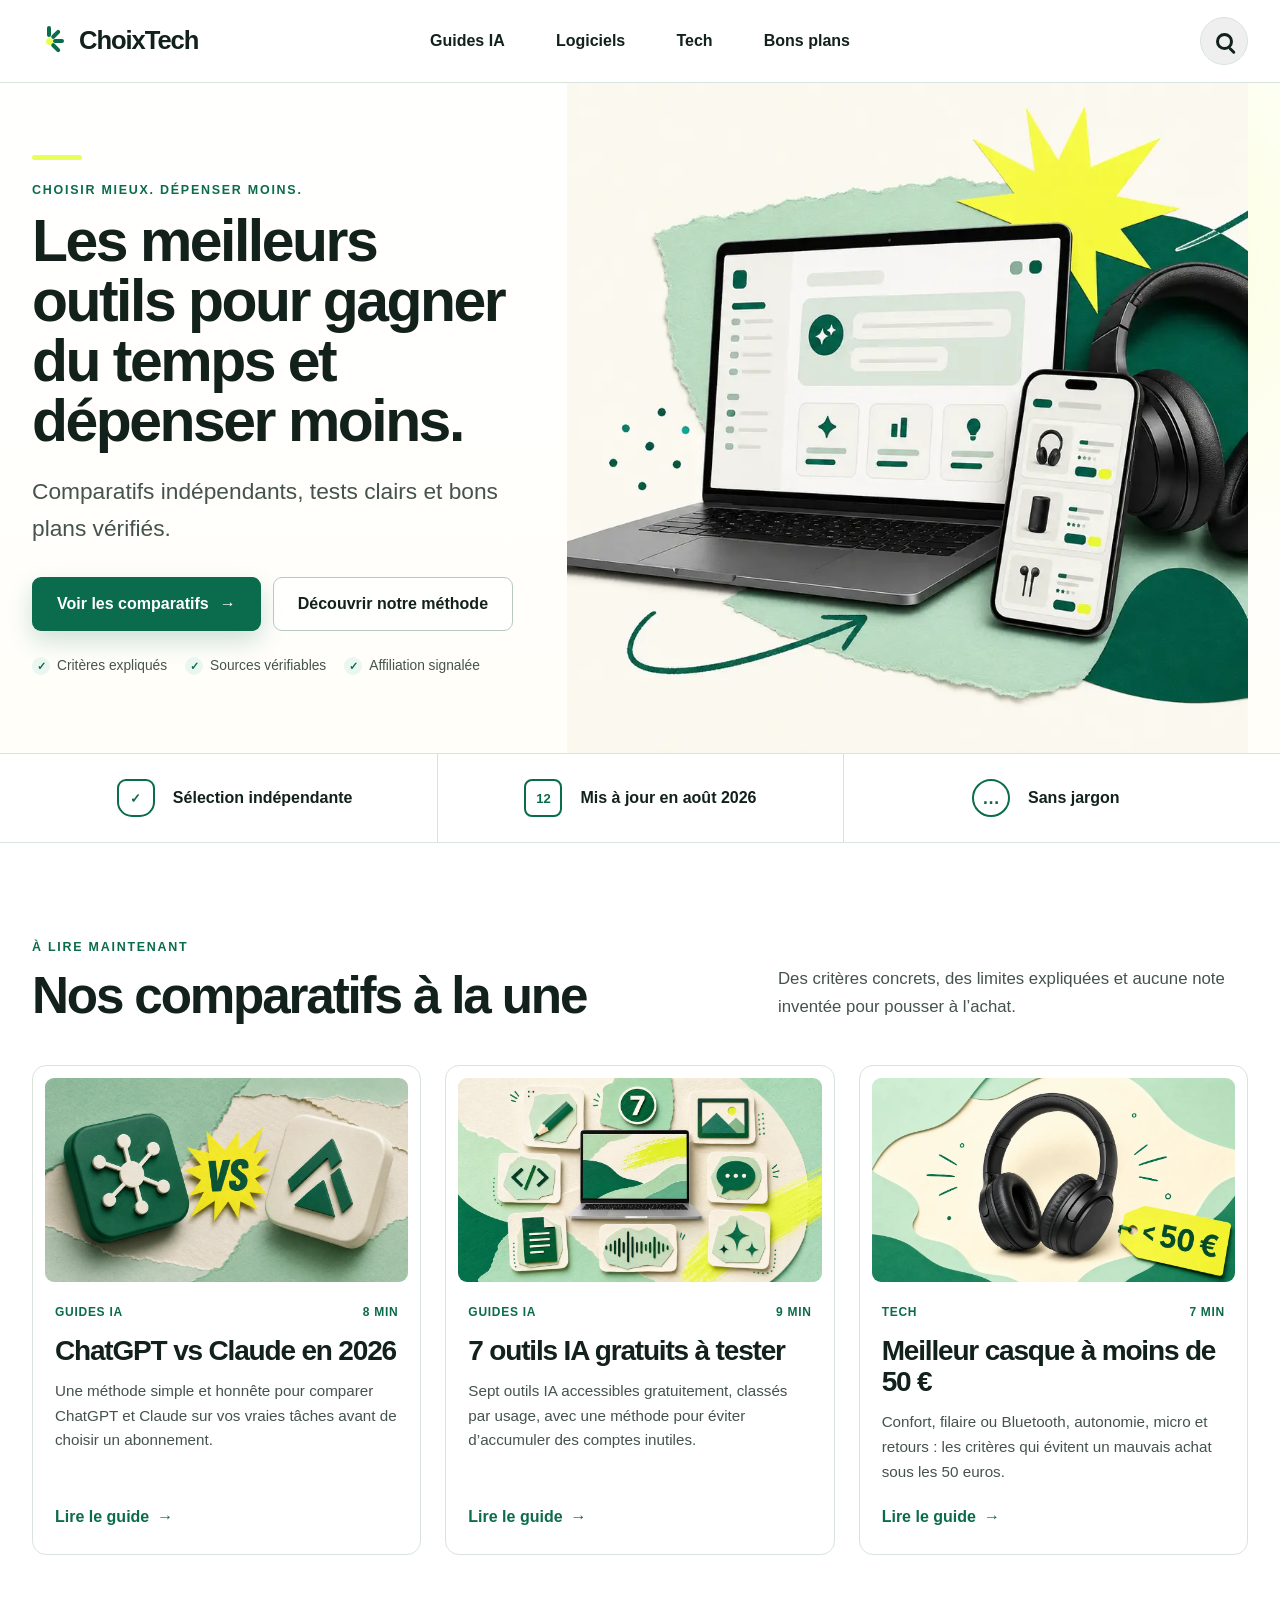
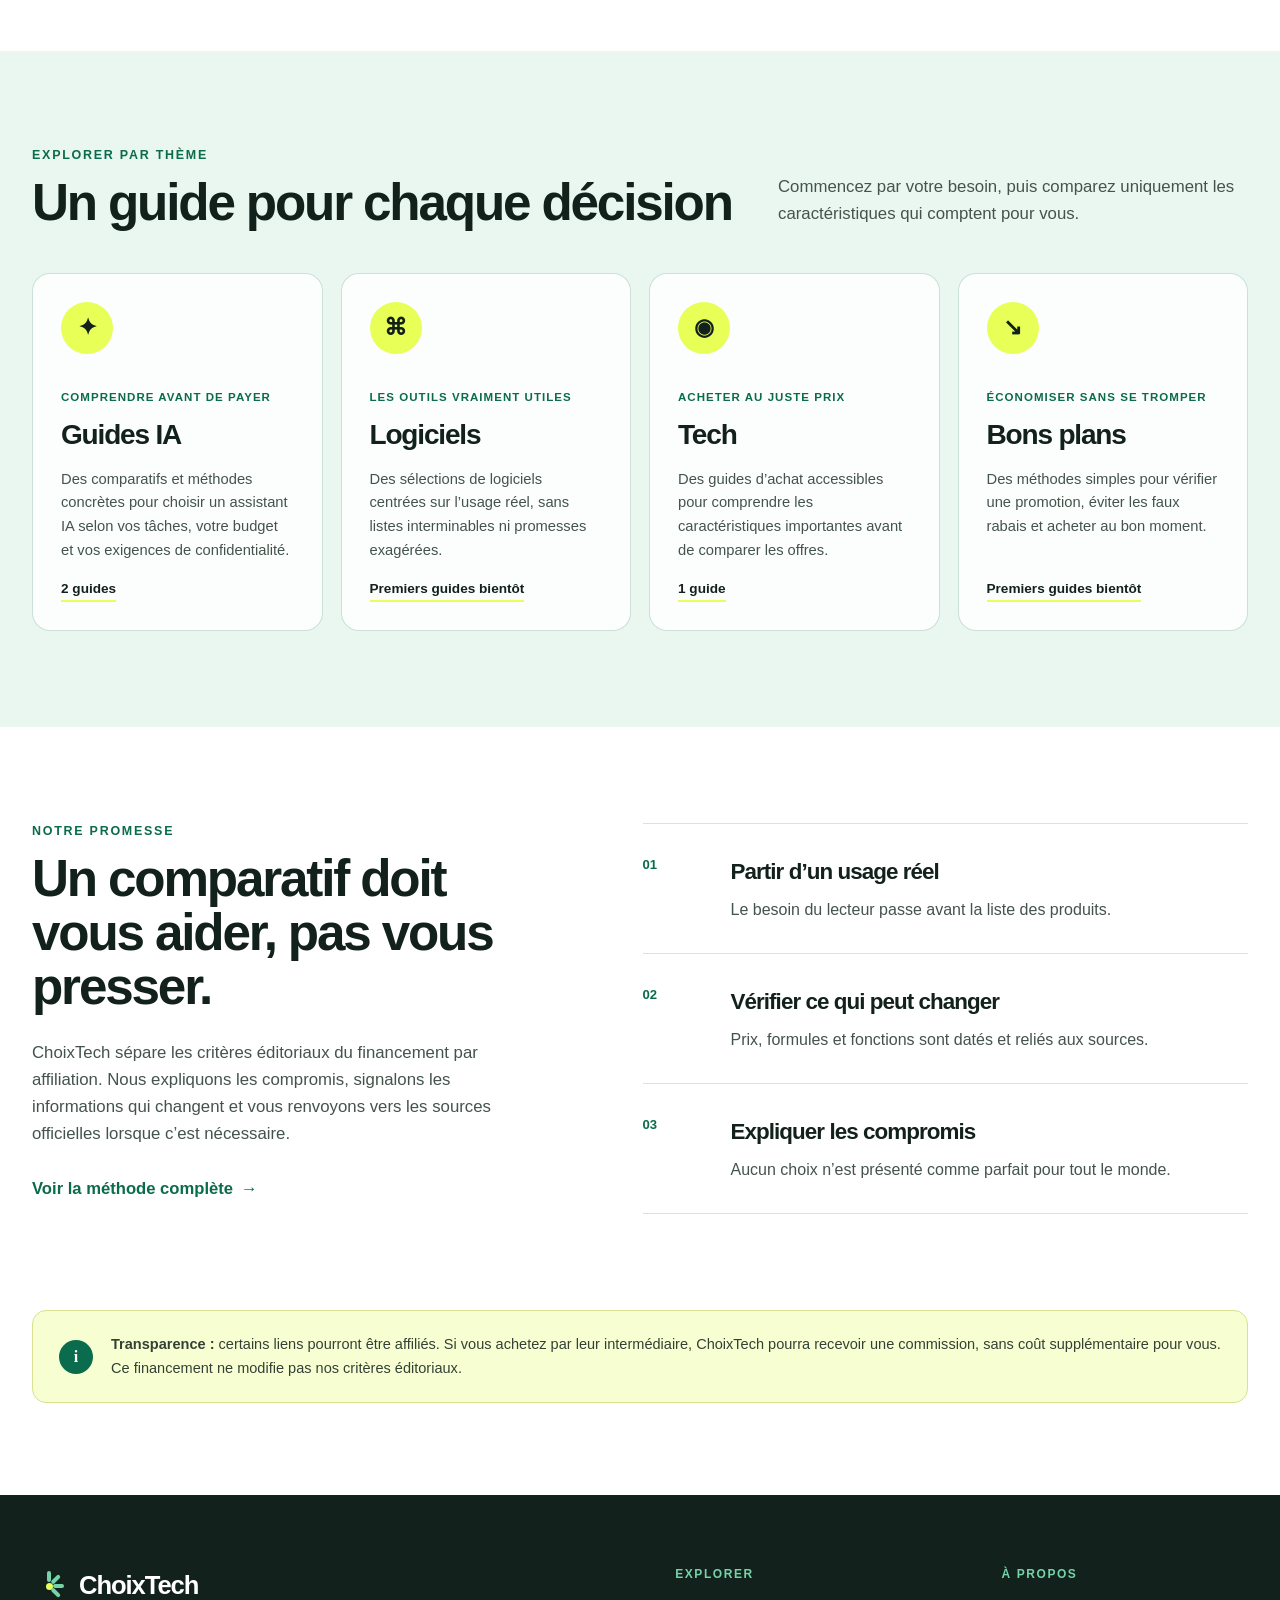
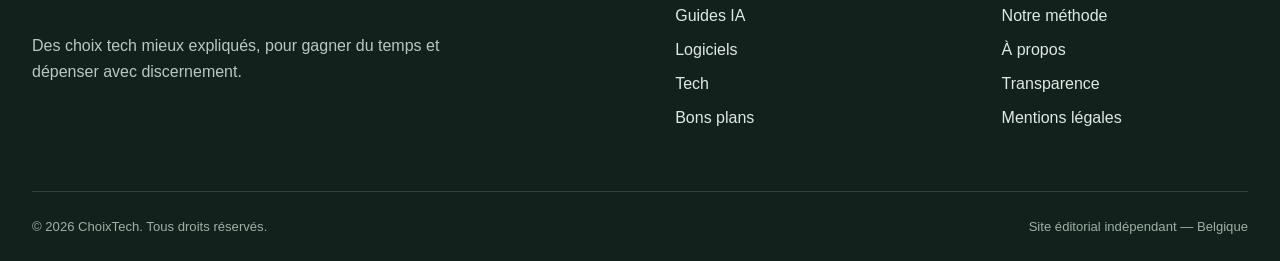
<file: index.html>
<!doctype html>
<html lang="fr-BE">
<head>
  <meta charset="utf-8">
  <meta name="viewport" content="width=device-width,initial-scale=1">
  <title>ChoixTech — Comparatifs IA, logiciels et tech sans jargon</title>
  <meta name="description" content="Des comparatifs indépendants, des guides pratiques et des bons plans expliqués clairement pour choisir vos outils IA, logiciels et produits tech.">
  <meta name="robots" content="index,follow,max-image-preview:large,max-snippet:-1,max-video-preview:-1">
  <meta name="theme-color" content="#0b6b4d">
  <link rel="canonical" href="https://choixtech.de5.net/">
  <link rel="icon" href="/favicon.svg" type="image/svg+xml">
  <link rel="stylesheet" href="/styles.css">
  <link rel="stylesheet" href="/enhancements.css">
  <script src="/site.js" defer></script>
  <meta property="og:type" content="website">
  <meta property="og:locale" content="fr_BE">
  <meta property="og:site_name" content="ChoixTech">
  <meta property="og:title" content="ChoixTech — Comparatifs IA, logiciels et tech sans jargon">
  <meta property="og:description" content="Des comparatifs indépendants, des guides pratiques et des bons plans expliqués clairement pour choisir vos outils IA, logiciels et produits tech.">
  <meta property="og:url" content="https://choixtech.de5.net/">
  <meta property="og:image" content="https://choixtech.de5.net/images/hero-collage.webp">
  <meta name="twitter:card" content="summary_large_image">
  <meta name="twitter:title" content="ChoixTech — Comparatifs IA, logiciels et tech sans jargon">
  <meta name="twitter:description" content="Des comparatifs indépendants, des guides pratiques et des bons plans expliqués clairement pour choisir vos outils IA, logiciels et produits tech.">
  <meta name="twitter:image" content="https://choixtech.de5.net/images/hero-collage.webp">
</head>
<body>

  <a class="skip-link" href="#contenu">Aller au contenu</a>
  <header class="site-header">
    <div class="site-container header-inner">
      
  <a class="brand" href="/" aria-label="ChoixTech, accueil">
    <span class="brand-mark" aria-hidden="true"><i></i><i></i><i></i><i></i></span>
    <span>ChoixTech</span>
  </a>
      <nav class="desktop-nav" aria-label="Navigation principale">
        <a href="/guides-ia/">Guides IA</a><a href="/logiciels/">Logiciels</a><a href="/tech/">Tech</a><a href="/bons-plans/">Bons plans</a>
      </nav>
      <button class="search-shortcut" type="button" aria-label="Rechercher sur ChoixTech" title="Rechercher (Ctrl/⌘ K)" data-search-open>
        <span aria-hidden="true"></span>
      </button>
      <details class="mobile-menu">
        <summary aria-label="Ouvrir le menu"><span></span><span></span><span></span></summary>
        <nav aria-label="Navigation mobile">
          <a href="/guides-ia/">Guides IA</a><a href="/logiciels/">Logiciels</a><a href="/tech/">Tech</a><a href="/bons-plans/">Bons plans</a>
        </nav>
      </details>
    </div>
  </header>

  <main id="contenu">
    <section class="hero">
      <div class="site-container hero-grid">
        <div class="hero-copy">
          <span class="hero-dash" aria-hidden="true"></span>
          <p class="eyebrow">Choisir mieux. Dépenser moins.</p>
          <h1>Les meilleurs outils pour gagner du temps et dépenser moins.</h1>
          <p class="hero-lead">Comparatifs indépendants, tests clairs et bons plans vérifiés.</p>
          <div class="hero-actions">
            <a class="button button-primary" href="#articles">Voir les comparatifs <span aria-hidden="true">→</span></a>
            <a class="button button-quiet" href="/methodologie/">Découvrir notre méthode</a>
          </div>
          <ul class="hero-proof" aria-label="Points forts de ChoixTech">
            <li>Critères expliqués</li>
            <li>Sources vérifiables</li>
            <li>Affiliation signalée</li>
          </ul>
        </div>
        <div class="hero-visual">
          <img src="/images/hero-collage.webp" width="1400" height="933" alt="Ordinateur, casque et téléphone réunis dans un collage éditorial vert et jaune" fetchpriority="high">
        </div>
      </div>
    </section>
    <section class="trust-strip" aria-label="Nos engagements">
      <div class="site-container trust-grid">
        <div><span class="trust-icon shield-icon" aria-hidden="true">✓</span><span>Sélection indépendante</span></div>
        <div><span class="trust-icon calendar-icon" aria-hidden="true">12</span><span>Mis à jour en août 2026</span></div>
        <div><span class="trust-icon bubble-icon" aria-hidden="true">…</span><span>Sans jargon</span></div>
      </div>
    </section>
    <section class="section site-container" id="articles">
      <div class="section-heading">
        <div><p class="eyebrow">À lire maintenant</p><h2>Nos comparatifs à la une</h2></div>
        <p>Des critères concrets, des limites expliquées et aucune note inventée pour pousser à l’achat.</p>
      </div>
      <div class="featured-grid">
    <article class="article-card">
      <a href="/guides-ia/chatgpt-vs-claude-2026/" class="article-card-link" aria-label="Lire : ChatGPT ou Claude en 2026 : lequel choisir selon votre usage ?">
        <div class="article-card-image"><img src="/images/compare-ai.webp" alt="Deux assistants d’intelligence artificielle représentés face à face dans un collage vert et jaune" width="1200" height="675" fetchpriority="high"></div>
        <div class="article-card-body">
          <div class="article-card-meta"><span>Guides IA</span><span>8 min</span></div>
          <h3>ChatGPT vs Claude en 2026</h3>
          <p>Une méthode simple et honnête pour comparer ChatGPT et Claude sur vos vraies tâches avant de choisir un abonnement.</p>
          <span class="text-link">Lire le guide <span aria-hidden="true">→</span></span>
        </div>
      </a>
    </article>
    <article class="article-card">
      <a href="/guides-ia/outils-ia-gratuits/" class="article-card-link" aria-label="Lire : 7 outils IA gratuits à tester avant de prendre un abonnement">
        <div class="article-card-image"><img src="/images/free-ai-tools.webp" alt="Ordinateur entouré de sept icônes d’outils numériques dans un collage vert, crème et jaune" width="1200" height="675" loading="lazy"></div>
        <div class="article-card-body">
          <div class="article-card-meta"><span>Guides IA</span><span>9 min</span></div>
          <h3>7 outils IA gratuits à tester</h3>
          <p>Sept outils IA accessibles gratuitement, classés par usage, avec une méthode pour éviter d’accumuler des comptes inutiles.</p>
          <span class="text-link">Lire le guide <span aria-hidden="true">→</span></span>
        </div>
      </a>
    </article>
    <article class="article-card">
      <a href="/tech/casque-moins-de-50-euros/" class="article-card-link" aria-label="Lire : Meilleur casque à moins de 50 € : les 7 critères avant d’acheter">
        <div class="article-card-image"><img src="/images/headphones-under-50.webp" alt="Casque audio noir présenté sur un collage vert et jaune avec une étiquette moins de 50 euros" width="1200" height="675" loading="lazy"></div>
        <div class="article-card-body">
          <div class="article-card-meta"><span>Tech</span><span>7 min</span></div>
          <h3>Meilleur casque à moins de 50 €</h3>
          <p>Confort, filaire ou Bluetooth, autonomie, micro et retours : les critères qui évitent un mauvais achat sous les 50 euros.</p>
          <span class="text-link">Lire le guide <span aria-hidden="true">→</span></span>
        </div>
      </a>
    </article></div>
    </section>
    <section class="section section-tint">
      <div class="site-container">
        <div class="section-heading">
          <div><p class="eyebrow">Explorer par thème</p><h2>Un guide pour chaque décision</h2></div>
          <p>Commencez par votre besoin, puis comparez uniquement les caractéristiques qui comptent pour vous.</p>
        </div>
        <div class="category-grid">
        <a class="category-card" href="/guides-ia/">
          <span class="category-icon" aria-hidden="true">✦</span>
          <span class="category-kicker">Comprendre avant de payer</span>
          <h3>Guides IA</h3>
          <p>Des comparatifs et méthodes concrètes pour choisir un assistant IA selon vos tâches, votre budget et vos exigences de confidentialité.</p>
          <span class="category-count">2 guides</span>
        </a>
        <a class="category-card" href="/logiciels/">
          <span class="category-icon" aria-hidden="true">⌘</span>
          <span class="category-kicker">Les outils vraiment utiles</span>
          <h3>Logiciels</h3>
          <p>Des sélections de logiciels centrées sur l’usage réel, sans listes interminables ni promesses exagérées.</p>
          <span class="category-count">Premiers guides bientôt</span>
        </a>
        <a class="category-card" href="/tech/">
          <span class="category-icon" aria-hidden="true">◉</span>
          <span class="category-kicker">Acheter au juste prix</span>
          <h3>Tech</h3>
          <p>Des guides d’achat accessibles pour comprendre les caractéristiques importantes avant de comparer les offres.</p>
          <span class="category-count">1 guide</span>
        </a>
        <a class="category-card" href="/bons-plans/">
          <span class="category-icon" aria-hidden="true">↘</span>
          <span class="category-kicker">Économiser sans se tromper</span>
          <h3>Bons plans</h3>
          <p>Des méthodes simples pour vérifier une promotion, éviter les faux rabais et acheter au bon moment.</p>
          <span class="category-count">Premiers guides bientôt</span>
        </a></div>
      </div>
    </section>
    <section class="section site-container method-section">
      <div class="method-intro">
        <p class="eyebrow">Notre promesse</p>
        <h2>Un comparatif doit vous aider, pas vous presser.</h2>
        <p>ChoixTech sépare les critères éditoriaux du financement par affiliation. Nous expliquons les compromis, signalons les informations qui changent et vous renvoyons vers les sources officielles lorsque c’est nécessaire.</p>
        <a class="text-link text-link-large" href="/methodologie/">Voir la méthode complète <span aria-hidden="true">→</span></a>
      </div>
      <ol class="method-list">
        <li><span>01</span><div><h3>Partir d’un usage réel</h3><p>Le besoin du lecteur passe avant la liste des produits.</p></div></li>
        <li><span>02</span><div><h3>Vérifier ce qui peut changer</h3><p>Prix, formules et fonctions sont datés et reliés aux sources.</p></div></li>
        <li><span>03</span><div><h3>Expliquer les compromis</h3><p>Aucun choix n’est présenté comme parfait pour tout le monde.</p></div></li>
      </ol>
    </section>
    <section class="site-container disclosure-wrap">
  <aside class="disclosure" aria-label="Transparence sur l’affiliation">
    <span class="disclosure-icon" aria-hidden="true">i</span>
    <p><strong>Transparence :</strong> certains liens pourront être affiliés. Si vous achetez par leur intermédiaire, ChoixTech pourra recevoir une commission, sans coût supplémentaire pour vous. Ce financement ne modifie pas nos critères éditoriaux.</p>
  </aside></section>
  </main>

  <dialog class="search-dialog" data-search-dialog aria-labelledby="search-title">
    <div class="search-panel">
      <div class="search-panel-header">
        <div>
          <p class="eyebrow">Recherche rapide</p>
          <h2 id="search-title">Que cherchez-vous ?</h2>
        </div>
        <button class="search-close" type="button" aria-label="Fermer la recherche" data-search-close>×</button>
      </div>
      <div class="search-field-wrap">
        <label class="skip-link" for="site-search">Rechercher dans ChoixTech</label>
        <input class="search-field" id="site-search" type="search" placeholder="Ex. IA gratuite, casque, logiciels…" autocomplete="off" data-search-input>
      </div>
      <p class="search-help">Astuce : ouvrez la recherche à tout moment avec Ctrl K ou ⌘ K.</p>
      <div class="search-results" data-search-results aria-live="polite"></div>
    </div>
  </dialog>

  <footer class="site-footer">
    <div class="site-container footer-grid">
      <div class="footer-intro">
        
  <a class="brand" href="/" aria-label="ChoixTech, accueil">
    <span class="brand-mark" aria-hidden="true"><i></i><i></i><i></i><i></i></span>
    <span>ChoixTech</span>
  </a>
        <p>Des choix tech mieux expliqués, pour gagner du temps et dépenser avec discernement.</p>
      </div>
      <div class="footer-column">
        <h2>Explorer</h2>
        <a href="/guides-ia/">Guides IA</a><a href="/logiciels/">Logiciels</a><a href="/tech/">Tech</a><a href="/bons-plans/">Bons plans</a>
      </div>
      <div class="footer-column">
        <h2>À propos</h2>
        <a href="/methodologie/">Notre méthode</a>
        <a href="/a-propos/">À propos</a>
        <a href="/transparence/">Transparence</a>
        <a href="/mentions-legales/">Mentions légales</a>
      </div>
    </div>
    <div class="site-container footer-bottom">
      <p>© 2026 ChoixTech. Tous droits réservés.</p>
      <p>Site éditorial indépendant — Belgique</p>
    </div>
  </footer>
<script type="application/ld+json">{"@context":"https://schema.org","@type":"WebSite","name":"ChoixTech","url":"https://choixtech.de5.net","description":"Des comparatifs indépendants, des guides pratiques et des bons plans expliqués clairement pour choisir vos outils IA, logiciels et produits tech.","inLanguage":"fr-BE","publisher":{"@type":"Organization","name":"ChoixTech","url":"https://choixtech.de5.net"}}</script>

</body>
</html>
</file>
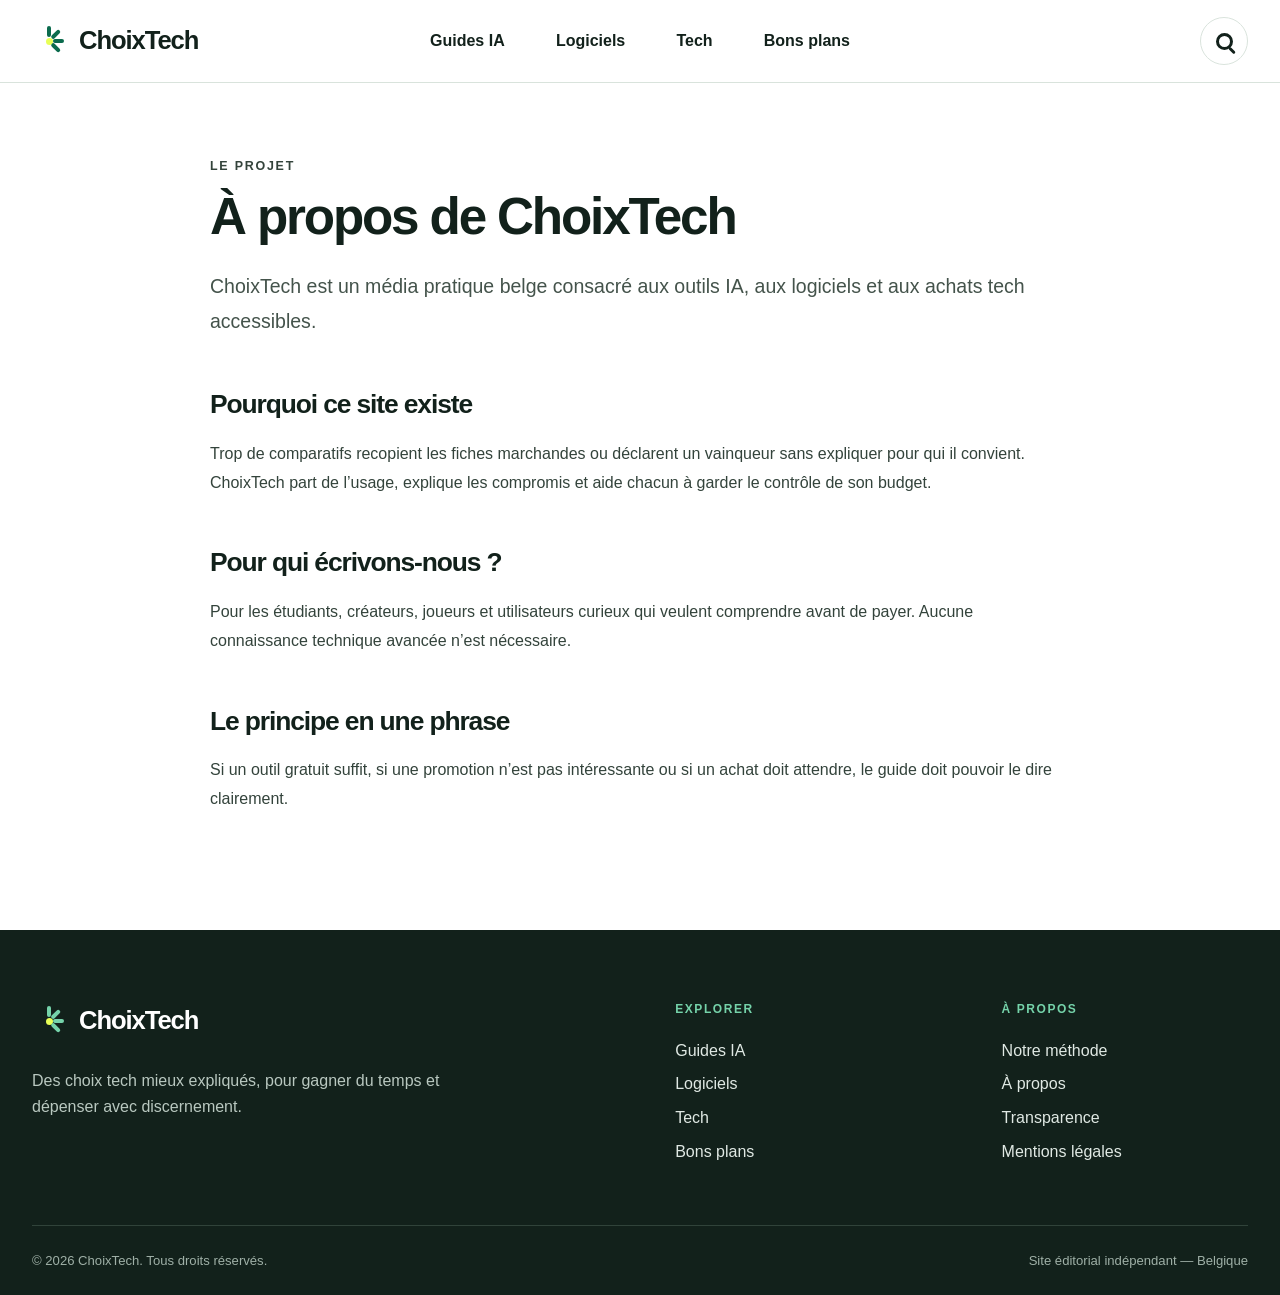
<file: a-propos/index.html>
<!doctype html>
<html lang="fr-BE">
<head>
  <meta charset="utf-8">
  <meta name="viewport" content="width=device-width,initial-scale=1">
  <title>À propos de ChoixTech | ChoixTech</title>
  <meta name="description" content="ChoixTech explique les outils IA, logiciels et produits tech avec des critères concrets, un langage accessible et une affiliation transparente.">
  <meta name="robots" content="index,follow,max-image-preview:large,max-snippet:-1,max-video-preview:-1">
  <link rel="canonical" href="https://choixtech.de5.net/a-propos/">
  <link rel="icon" href="/favicon.svg" type="image/svg+xml">
  <link rel="stylesheet" href="/styles.css">
  <meta property="og:type" content="website">
  <meta property="og:locale" content="fr_BE">
  <meta property="og:site_name" content="ChoixTech">
  <meta property="og:title" content="À propos de ChoixTech | ChoixTech">
  <meta property="og:description" content="ChoixTech explique les outils IA, logiciels et produits tech avec des critères concrets, un langage accessible et une affiliation transparente.">
  <meta property="og:url" content="https://choixtech.de5.net/a-propos/">
  <meta property="og:image" content="https://choixtech.de5.net/images/hero-collage.webp">
  <meta name="twitter:card" content="summary_large_image">
  <meta name="twitter:title" content="À propos de ChoixTech | ChoixTech">
  <meta name="twitter:description" content="ChoixTech explique les outils IA, logiciels et produits tech avec des critères concrets, un langage accessible et une affiliation transparente.">
  <meta name="twitter:image" content="https://choixtech.de5.net/images/hero-collage.webp">
</head>
<body>

  <a class="skip-link" href="#contenu">Aller au contenu</a>
  <header class="site-header">
    <div class="site-container header-inner">
      
  <a class="brand" href="/" aria-label="ChoixTech, accueil">
    <span class="brand-mark" aria-hidden="true"><i></i><i></i><i></i><i></i></span>
    <span>ChoixTech</span>
  </a>
      <nav class="desktop-nav" aria-label="Navigation principale">
        <a href="/guides-ia/">Guides IA</a><a href="/logiciels/">Logiciels</a><a href="/tech/">Tech</a><a href="/bons-plans/">Bons plans</a>
      </nav>
      <a class="search-shortcut" href="/#articles" aria-label="Parcourir les derniers guides">
        <span aria-hidden="true"></span>
      </a>
      <details class="mobile-menu">
        <summary aria-label="Ouvrir le menu"><span></span><span></span><span></span></summary>
        <nav aria-label="Navigation mobile">
          <a href="/guides-ia/">Guides IA</a><a href="/logiciels/">Logiciels</a><a href="/tech/">Tech</a><a href="/bons-plans/">Bons plans</a>
        </nav>
      </details>
    </div>
  </header>

      <main class="site-container content-page" id="contenu">
        <p class="eyebrow">Le projet</p>
        <h1>À propos de ChoixTech</h1>
        <p class="lead">ChoixTech est un média pratique belge consacré aux outils IA, aux logiciels et aux achats tech accessibles.</p>
        
      <section><h2>Pourquoi ce site existe</h2><p>Trop de comparatifs recopient les fiches marchandes ou déclarent un vainqueur sans expliquer pour qui il convient. ChoixTech part de l’usage, explique les compromis et aide chacun à garder le contrôle de son budget.</p></section>
      <section><h2>Pour qui écrivons-nous ?</h2><p>Pour les étudiants, créateurs, joueurs et utilisateurs curieux qui veulent comprendre avant de payer. Aucune connaissance technique avancée n’est nécessaire.</p></section>
      <section><h2>Le principe en une phrase</h2><p>Si un outil gratuit suffit, si une promotion n’est pas intéressante ou si un achat doit attendre, le guide doit pouvoir le dire clairement.</p></section>
      </main>

  <footer class="site-footer">
    <div class="site-container footer-grid">
      <div class="footer-intro">
        
  <a class="brand" href="/" aria-label="ChoixTech, accueil">
    <span class="brand-mark" aria-hidden="true"><i></i><i></i><i></i><i></i></span>
    <span>ChoixTech</span>
  </a>
        <p>Des choix tech mieux expliqués, pour gagner du temps et dépenser avec discernement.</p>
      </div>
      <div class="footer-column">
        <h2>Explorer</h2>
        <a href="/guides-ia/">Guides IA</a><a href="/logiciels/">Logiciels</a><a href="/tech/">Tech</a><a href="/bons-plans/">Bons plans</a>
      </div>
      <div class="footer-column">
        <h2>À propos</h2>
        <a href="/methodologie/">Notre méthode</a>
        <a href="/a-propos/">À propos</a>
        <a href="/transparence/">Transparence</a>
        <a href="/mentions-legales/">Mentions légales</a>
      </div>
    </div>
    <div class="site-container footer-bottom">
      <p>© 2026 ChoixTech. Tous droits réservés.</p>
      <p>Site éditorial indépendant — Belgique</p>
    </div>
  </footer>
<script type="application/ld+json">{"@context":"https://schema.org","@type":"WebSite","name":"ChoixTech","url":"https://choixtech.de5.net","description":"Des comparatifs indépendants, des guides pratiques et des bons plans expliqués clairement pour choisir vos outils IA, logiciels et produits tech.","inLanguage":"fr-BE","publisher":{"@type":"Organization","name":"ChoixTech","url":"https://choixtech.de5.net"}}</script>

</body>
</html>
</file>
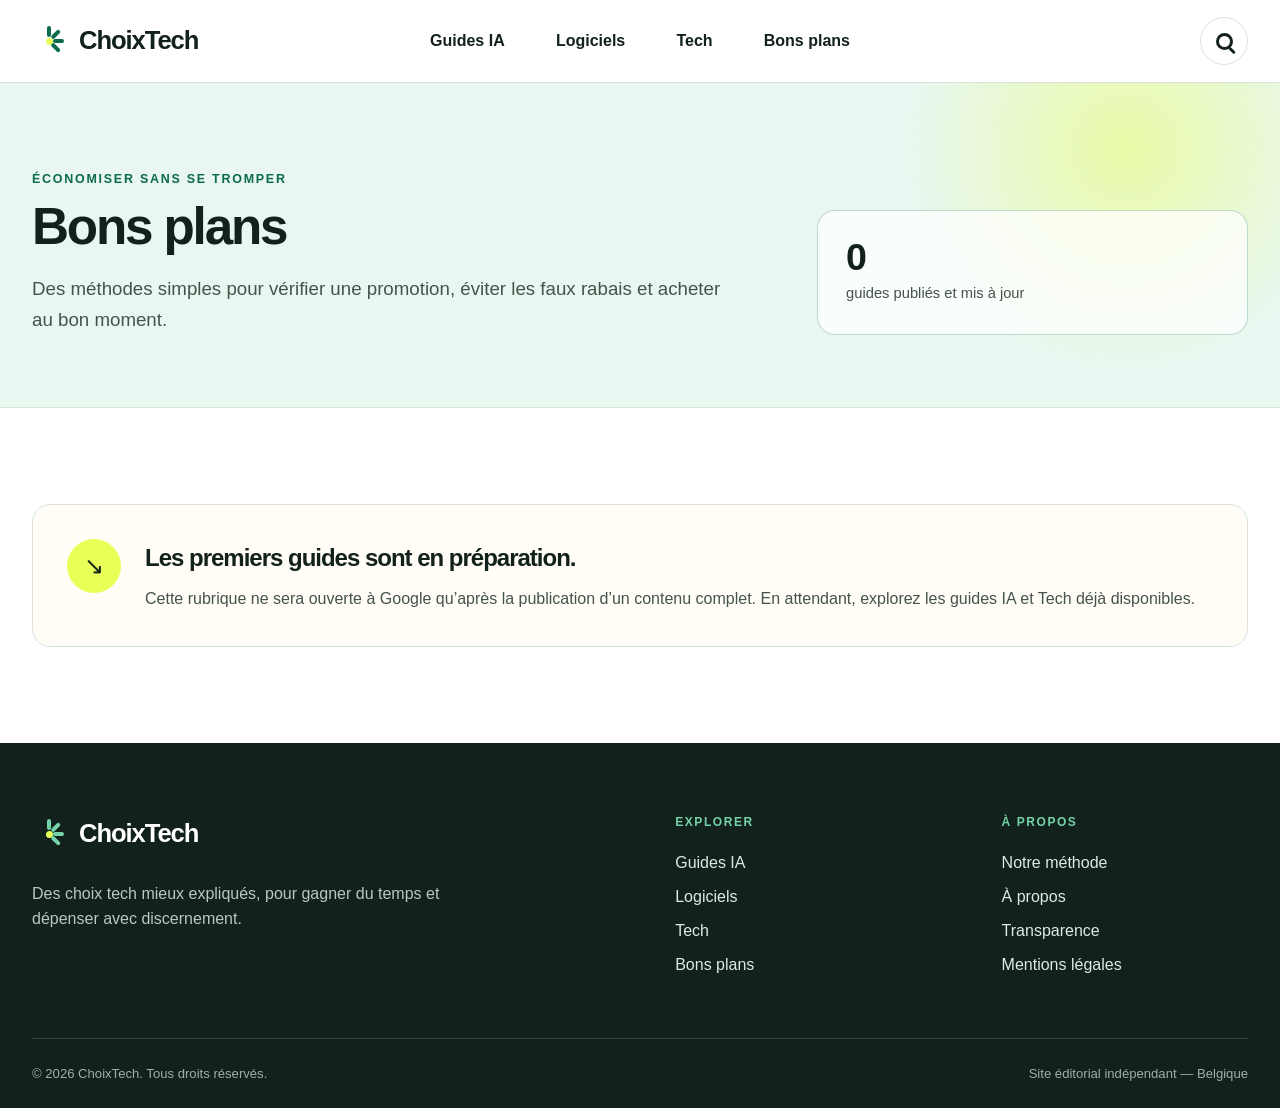
<file: bons-plans/index.html>
<!doctype html>
<html lang="fr-BE">
<head>
  <meta charset="utf-8">
  <meta name="viewport" content="width=device-width,initial-scale=1">
  <title>Bons plans | ChoixTech</title>
  <meta name="description" content="Des méthodes simples pour vérifier une promotion, éviter les faux rabais et acheter au bon moment.">
  <meta name="robots" content="noindex,follow,max-image-preview:large">
  <link rel="canonical" href="https://choixtech.de5.net/bons-plans/">
  <link rel="icon" href="/favicon.svg" type="image/svg+xml">
  <link rel="stylesheet" href="/styles.css">
  <meta property="og:type" content="website">
  <meta property="og:locale" content="fr_BE">
  <meta property="og:site_name" content="ChoixTech">
  <meta property="og:title" content="Bons plans | ChoixTech">
  <meta property="og:description" content="Des méthodes simples pour vérifier une promotion, éviter les faux rabais et acheter au bon moment.">
  <meta property="og:url" content="https://choixtech.de5.net/bons-plans/">
  <meta property="og:image" content="https://choixtech.de5.net/images/hero-collage.webp">
  <meta name="twitter:card" content="summary_large_image">
  <meta name="twitter:title" content="Bons plans | ChoixTech">
  <meta name="twitter:description" content="Des méthodes simples pour vérifier une promotion, éviter les faux rabais et acheter au bon moment.">
  <meta name="twitter:image" content="https://choixtech.de5.net/images/hero-collage.webp">
</head>
<body>

  <a class="skip-link" href="#contenu">Aller au contenu</a>
  <header class="site-header">
    <div class="site-container header-inner">
      
  <a class="brand" href="/" aria-label="ChoixTech, accueil">
    <span class="brand-mark" aria-hidden="true"><i></i><i></i><i></i><i></i></span>
    <span>ChoixTech</span>
  </a>
      <nav class="desktop-nav" aria-label="Navigation principale">
        <a href="/guides-ia/">Guides IA</a><a href="/logiciels/">Logiciels</a><a href="/tech/">Tech</a><a href="/bons-plans/">Bons plans</a>
      </nav>
      <a class="search-shortcut" href="/#articles" aria-label="Parcourir les derniers guides">
        <span aria-hidden="true"></span>
      </a>
      <details class="mobile-menu">
        <summary aria-label="Ouvrir le menu"><span></span><span></span><span></span></summary>
        <nav aria-label="Navigation mobile">
          <a href="/guides-ia/">Guides IA</a><a href="/logiciels/">Logiciels</a><a href="/tech/">Tech</a><a href="/bons-plans/">Bons plans</a>
        </nav>
      </details>
    </div>
  </header>

  <main id="contenu">
    <header class="page-hero">
      <div class="site-container page-hero-inner">
        <div class="page-hero-copy">
          <p class="eyebrow">Économiser sans se tromper</p>
          <h1>Bons plans</h1>
          <p>Des méthodes simples pour vérifier une promotion, éviter les faux rabais et acheter au bon moment.</p>
        </div>
        <div class="page-stat" aria-label="Nombre de guides disponibles">
          <strong>0</strong>
          <span>guides publiés et mis à jour</span>
        </div>
      </div>
    </header>
    <section class="section site-container">
      <div class="empty-category">
        <span aria-hidden="true">↘</span>
        <div>
          <h2>Les premiers guides sont en préparation.</h2>
          <p>Cette rubrique ne sera ouverte à Google qu’après la publication d’un contenu complet. En attendant, explorez les guides IA et Tech déjà disponibles.</p>
        </div>
      </div></section>
  </main>

  <footer class="site-footer">
    <div class="site-container footer-grid">
      <div class="footer-intro">
        
  <a class="brand" href="/" aria-label="ChoixTech, accueil">
    <span class="brand-mark" aria-hidden="true"><i></i><i></i><i></i><i></i></span>
    <span>ChoixTech</span>
  </a>
        <p>Des choix tech mieux expliqués, pour gagner du temps et dépenser avec discernement.</p>
      </div>
      <div class="footer-column">
        <h2>Explorer</h2>
        <a href="/guides-ia/">Guides IA</a><a href="/logiciels/">Logiciels</a><a href="/tech/">Tech</a><a href="/bons-plans/">Bons plans</a>
      </div>
      <div class="footer-column">
        <h2>À propos</h2>
        <a href="/methodologie/">Notre méthode</a>
        <a href="/a-propos/">À propos</a>
        <a href="/transparence/">Transparence</a>
        <a href="/mentions-legales/">Mentions légales</a>
      </div>
    </div>
    <div class="site-container footer-bottom">
      <p>© 2026 ChoixTech. Tous droits réservés.</p>
      <p>Site éditorial indépendant — Belgique</p>
    </div>
  </footer>
<script type="application/ld+json">{"@context":"https://schema.org","@type":"WebSite","name":"ChoixTech","url":"https://choixtech.de5.net","description":"Des comparatifs indépendants, des guides pratiques et des bons plans expliqués clairement pour choisir vos outils IA, logiciels et produits tech.","inLanguage":"fr-BE","publisher":{"@type":"Organization","name":"ChoixTech","url":"https://choixtech.de5.net"}}</script>

</body>
</html>
</file>
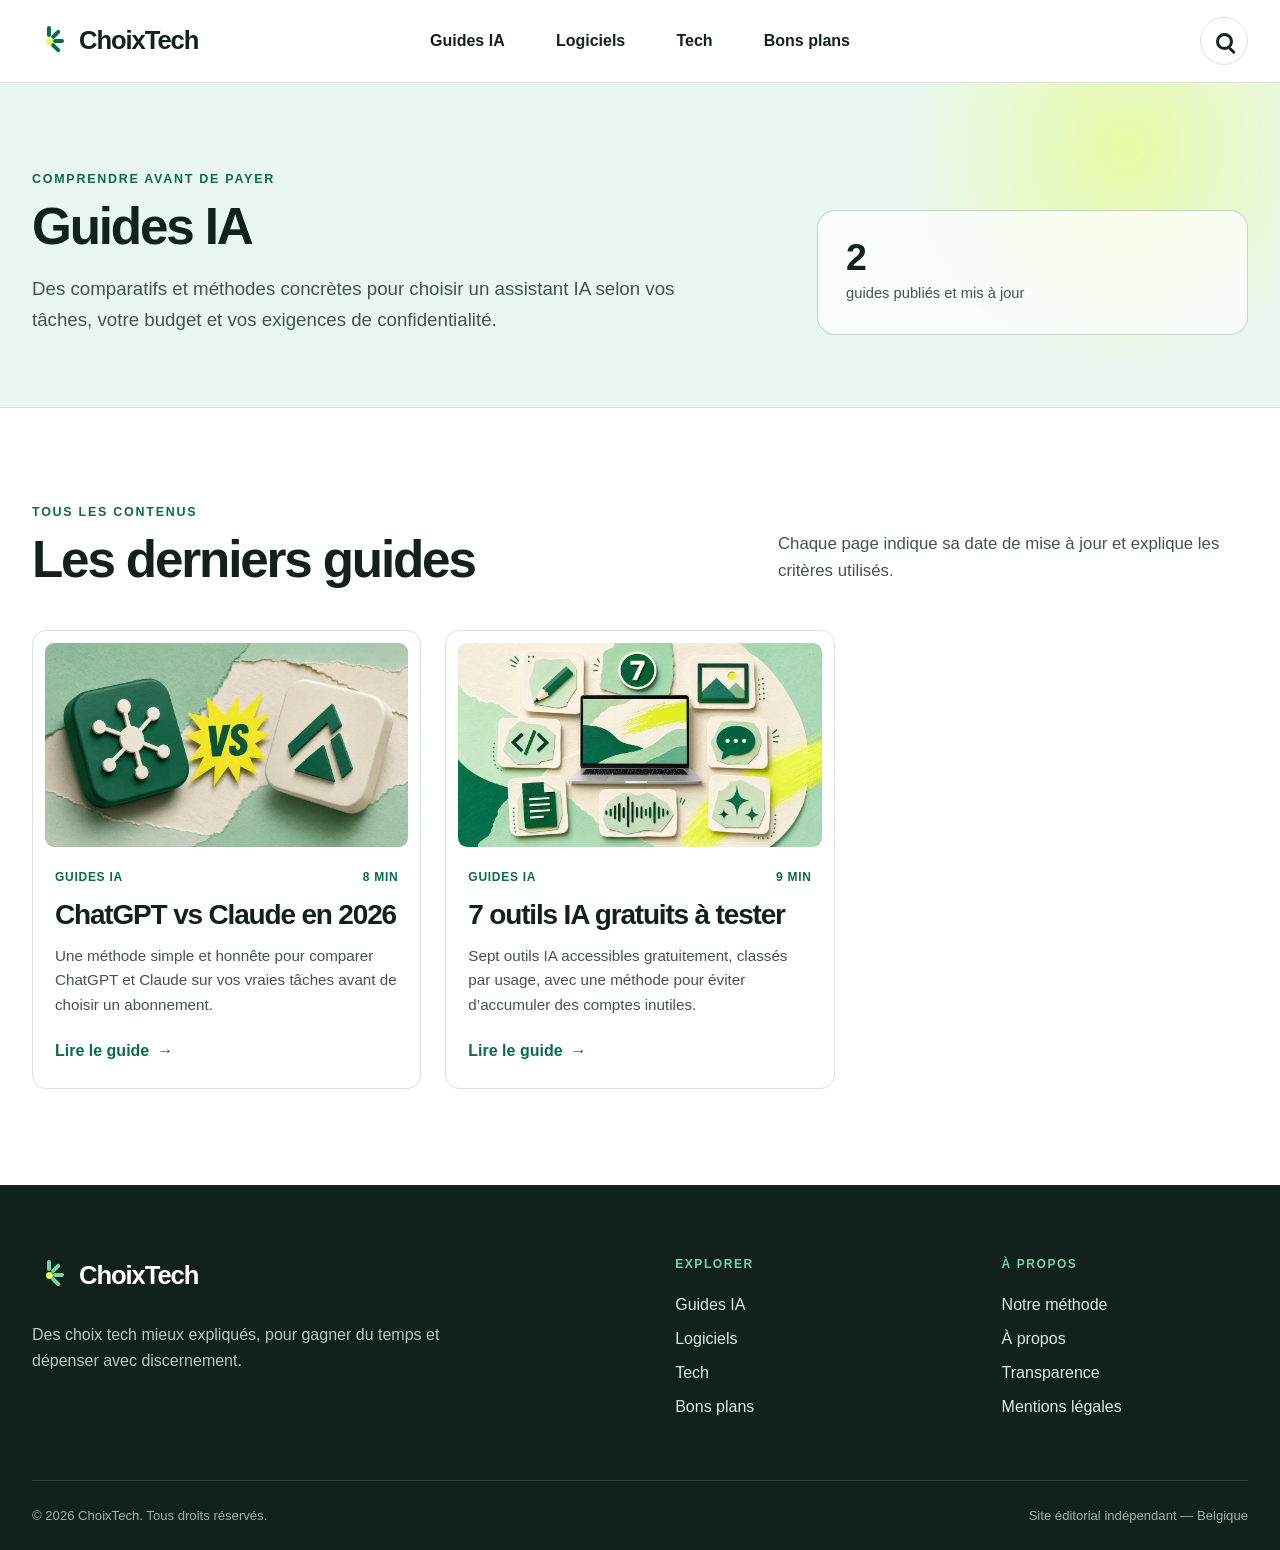
<file: guides-ia/index.html>
<!doctype html>
<html lang="fr-BE">
<head>
  <meta charset="utf-8">
  <meta name="viewport" content="width=device-width,initial-scale=1">
  <title>Guides IA | ChoixTech</title>
  <meta name="description" content="Des comparatifs et méthodes concrètes pour choisir un assistant IA selon vos tâches, votre budget et vos exigences de confidentialité.">
  <meta name="robots" content="index,follow,max-image-preview:large,max-snippet:-1,max-video-preview:-1">
  <link rel="canonical" href="https://choixtech.de5.net/guides-ia/">
  <link rel="icon" href="/favicon.svg" type="image/svg+xml">
  <link rel="stylesheet" href="/styles.css">
  <meta property="og:type" content="website">
  <meta property="og:locale" content="fr_BE">
  <meta property="og:site_name" content="ChoixTech">
  <meta property="og:title" content="Guides IA | ChoixTech">
  <meta property="og:description" content="Des comparatifs et méthodes concrètes pour choisir un assistant IA selon vos tâches, votre budget et vos exigences de confidentialité.">
  <meta property="og:url" content="https://choixtech.de5.net/guides-ia/">
  <meta property="og:image" content="https://choixtech.de5.net/images/hero-collage.webp">
  <meta name="twitter:card" content="summary_large_image">
  <meta name="twitter:title" content="Guides IA | ChoixTech">
  <meta name="twitter:description" content="Des comparatifs et méthodes concrètes pour choisir un assistant IA selon vos tâches, votre budget et vos exigences de confidentialité.">
  <meta name="twitter:image" content="https://choixtech.de5.net/images/hero-collage.webp">
</head>
<body>

  <a class="skip-link" href="#contenu">Aller au contenu</a>
  <header class="site-header">
    <div class="site-container header-inner">
      
  <a class="brand" href="/" aria-label="ChoixTech, accueil">
    <span class="brand-mark" aria-hidden="true"><i></i><i></i><i></i><i></i></span>
    <span>ChoixTech</span>
  </a>
      <nav class="desktop-nav" aria-label="Navigation principale">
        <a href="/guides-ia/">Guides IA</a><a href="/logiciels/">Logiciels</a><a href="/tech/">Tech</a><a href="/bons-plans/">Bons plans</a>
      </nav>
      <a class="search-shortcut" href="/#articles" aria-label="Parcourir les derniers guides">
        <span aria-hidden="true"></span>
      </a>
      <details class="mobile-menu">
        <summary aria-label="Ouvrir le menu"><span></span><span></span><span></span></summary>
        <nav aria-label="Navigation mobile">
          <a href="/guides-ia/">Guides IA</a><a href="/logiciels/">Logiciels</a><a href="/tech/">Tech</a><a href="/bons-plans/">Bons plans</a>
        </nav>
      </details>
    </div>
  </header>

  <main id="contenu">
    <header class="page-hero">
      <div class="site-container page-hero-inner">
        <div class="page-hero-copy">
          <p class="eyebrow">Comprendre avant de payer</p>
          <h1>Guides IA</h1>
          <p>Des comparatifs et méthodes concrètes pour choisir un assistant IA selon vos tâches, votre budget et vos exigences de confidentialité.</p>
        </div>
        <div class="page-stat" aria-label="Nombre de guides disponibles">
          <strong>2</strong>
          <span>guides publiés et mis à jour</span>
        </div>
      </div>
    </header>
    <section class="section site-container">
      <div class="section-heading">
        <div><p class="eyebrow">Tous les contenus</p><h2>Les derniers guides</h2></div>
        <p>Chaque page indique sa date de mise à jour et explique les critères utilisés.</p>
      </div>
      <div class="category-articles">
    <article class="article-card">
      <a href="/guides-ia/chatgpt-vs-claude-2026/" class="article-card-link" aria-label="Lire : ChatGPT ou Claude en 2026 : lequel choisir selon votre usage ?">
        <div class="article-card-image"><img src="/images/compare-ai.webp" alt="Deux assistants d’intelligence artificielle représentés face à face dans un collage vert et jaune" width="1200" height="675" loading="lazy"></div>
        <div class="article-card-body">
          <div class="article-card-meta"><span>Guides IA</span><span>8 min</span></div>
          <h3>ChatGPT vs Claude en 2026</h3>
          <p>Une méthode simple et honnête pour comparer ChatGPT et Claude sur vos vraies tâches avant de choisir un abonnement.</p>
          <span class="text-link">Lire le guide <span aria-hidden="true">→</span></span>
        </div>
      </a>
    </article>
    <article class="article-card">
      <a href="/guides-ia/outils-ia-gratuits/" class="article-card-link" aria-label="Lire : 7 outils IA gratuits à tester avant de prendre un abonnement">
        <div class="article-card-image"><img src="/images/free-ai-tools.webp" alt="Ordinateur entouré de sept icônes d’outils numériques dans un collage vert, crème et jaune" width="1200" height="675" loading="lazy"></div>
        <div class="article-card-body">
          <div class="article-card-meta"><span>Guides IA</span><span>9 min</span></div>
          <h3>7 outils IA gratuits à tester</h3>
          <p>Sept outils IA accessibles gratuitement, classés par usage, avec une méthode pour éviter d’accumuler des comptes inutiles.</p>
          <span class="text-link">Lire le guide <span aria-hidden="true">→</span></span>
        </div>
      </a>
    </article></div></section>
  </main>

  <footer class="site-footer">
    <div class="site-container footer-grid">
      <div class="footer-intro">
        
  <a class="brand" href="/" aria-label="ChoixTech, accueil">
    <span class="brand-mark" aria-hidden="true"><i></i><i></i><i></i><i></i></span>
    <span>ChoixTech</span>
  </a>
        <p>Des choix tech mieux expliqués, pour gagner du temps et dépenser avec discernement.</p>
      </div>
      <div class="footer-column">
        <h2>Explorer</h2>
        <a href="/guides-ia/">Guides IA</a><a href="/logiciels/">Logiciels</a><a href="/tech/">Tech</a><a href="/bons-plans/">Bons plans</a>
      </div>
      <div class="footer-column">
        <h2>À propos</h2>
        <a href="/methodologie/">Notre méthode</a>
        <a href="/a-propos/">À propos</a>
        <a href="/transparence/">Transparence</a>
        <a href="/mentions-legales/">Mentions légales</a>
      </div>
    </div>
    <div class="site-container footer-bottom">
      <p>© 2026 ChoixTech. Tous droits réservés.</p>
      <p>Site éditorial indépendant — Belgique</p>
    </div>
  </footer>
<script type="application/ld+json">{"@context":"https://schema.org","@type":"WebSite","name":"ChoixTech","url":"https://choixtech.de5.net","description":"Des comparatifs indépendants, des guides pratiques et des bons plans expliqués clairement pour choisir vos outils IA, logiciels et produits tech.","inLanguage":"fr-BE","publisher":{"@type":"Organization","name":"ChoixTech","url":"https://choixtech.de5.net"}}</script>

</body>
</html>
</file>
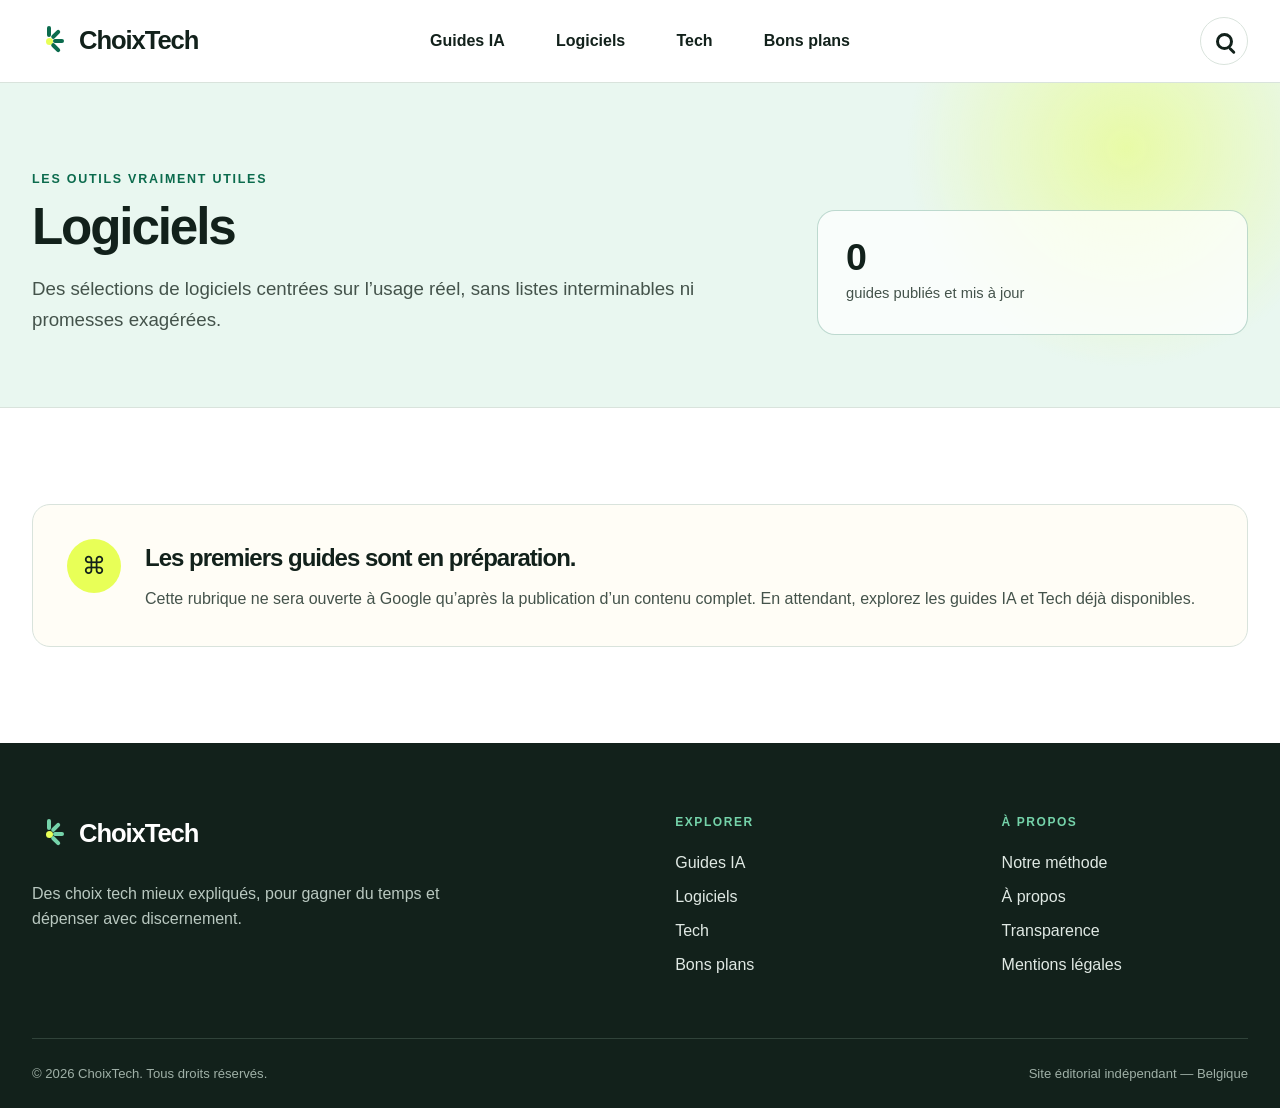
<file: logiciels/index.html>
<!doctype html>
<html lang="fr-BE">
<head>
  <meta charset="utf-8">
  <meta name="viewport" content="width=device-width,initial-scale=1">
  <title>Logiciels | ChoixTech</title>
  <meta name="description" content="Des sélections de logiciels centrées sur l’usage réel, sans listes interminables ni promesses exagérées.">
  <meta name="robots" content="noindex,follow,max-image-preview:large">
  <link rel="canonical" href="https://choixtech.de5.net/logiciels/">
  <link rel="icon" href="/favicon.svg" type="image/svg+xml">
  <link rel="stylesheet" href="/styles.css">
  <meta property="og:type" content="website">
  <meta property="og:locale" content="fr_BE">
  <meta property="og:site_name" content="ChoixTech">
  <meta property="og:title" content="Logiciels | ChoixTech">
  <meta property="og:description" content="Des sélections de logiciels centrées sur l’usage réel, sans listes interminables ni promesses exagérées.">
  <meta property="og:url" content="https://choixtech.de5.net/logiciels/">
  <meta property="og:image" content="https://choixtech.de5.net/images/hero-collage.webp">
  <meta name="twitter:card" content="summary_large_image">
  <meta name="twitter:title" content="Logiciels | ChoixTech">
  <meta name="twitter:description" content="Des sélections de logiciels centrées sur l’usage réel, sans listes interminables ni promesses exagérées.">
  <meta name="twitter:image" content="https://choixtech.de5.net/images/hero-collage.webp">
</head>
<body>

  <a class="skip-link" href="#contenu">Aller au contenu</a>
  <header class="site-header">
    <div class="site-container header-inner">
      
  <a class="brand" href="/" aria-label="ChoixTech, accueil">
    <span class="brand-mark" aria-hidden="true"><i></i><i></i><i></i><i></i></span>
    <span>ChoixTech</span>
  </a>
      <nav class="desktop-nav" aria-label="Navigation principale">
        <a href="/guides-ia/">Guides IA</a><a href="/logiciels/">Logiciels</a><a href="/tech/">Tech</a><a href="/bons-plans/">Bons plans</a>
      </nav>
      <a class="search-shortcut" href="/#articles" aria-label="Parcourir les derniers guides">
        <span aria-hidden="true"></span>
      </a>
      <details class="mobile-menu">
        <summary aria-label="Ouvrir le menu"><span></span><span></span><span></span></summary>
        <nav aria-label="Navigation mobile">
          <a href="/guides-ia/">Guides IA</a><a href="/logiciels/">Logiciels</a><a href="/tech/">Tech</a><a href="/bons-plans/">Bons plans</a>
        </nav>
      </details>
    </div>
  </header>

  <main id="contenu">
    <header class="page-hero">
      <div class="site-container page-hero-inner">
        <div class="page-hero-copy">
          <p class="eyebrow">Les outils vraiment utiles</p>
          <h1>Logiciels</h1>
          <p>Des sélections de logiciels centrées sur l’usage réel, sans listes interminables ni promesses exagérées.</p>
        </div>
        <div class="page-stat" aria-label="Nombre de guides disponibles">
          <strong>0</strong>
          <span>guides publiés et mis à jour</span>
        </div>
      </div>
    </header>
    <section class="section site-container">
      <div class="empty-category">
        <span aria-hidden="true">⌘</span>
        <div>
          <h2>Les premiers guides sont en préparation.</h2>
          <p>Cette rubrique ne sera ouverte à Google qu’après la publication d’un contenu complet. En attendant, explorez les guides IA et Tech déjà disponibles.</p>
        </div>
      </div></section>
  </main>

  <footer class="site-footer">
    <div class="site-container footer-grid">
      <div class="footer-intro">
        
  <a class="brand" href="/" aria-label="ChoixTech, accueil">
    <span class="brand-mark" aria-hidden="true"><i></i><i></i><i></i><i></i></span>
    <span>ChoixTech</span>
  </a>
        <p>Des choix tech mieux expliqués, pour gagner du temps et dépenser avec discernement.</p>
      </div>
      <div class="footer-column">
        <h2>Explorer</h2>
        <a href="/guides-ia/">Guides IA</a><a href="/logiciels/">Logiciels</a><a href="/tech/">Tech</a><a href="/bons-plans/">Bons plans</a>
      </div>
      <div class="footer-column">
        <h2>À propos</h2>
        <a href="/methodologie/">Notre méthode</a>
        <a href="/a-propos/">À propos</a>
        <a href="/transparence/">Transparence</a>
        <a href="/mentions-legales/">Mentions légales</a>
      </div>
    </div>
    <div class="site-container footer-bottom">
      <p>© 2026 ChoixTech. Tous droits réservés.</p>
      <p>Site éditorial indépendant — Belgique</p>
    </div>
  </footer>
<script type="application/ld+json">{"@context":"https://schema.org","@type":"WebSite","name":"ChoixTech","url":"https://choixtech.de5.net","description":"Des comparatifs indépendants, des guides pratiques et des bons plans expliqués clairement pour choisir vos outils IA, logiciels et produits tech.","inLanguage":"fr-BE","publisher":{"@type":"Organization","name":"ChoixTech","url":"https://choixtech.de5.net"}}</script>

</body>
</html>
</file>
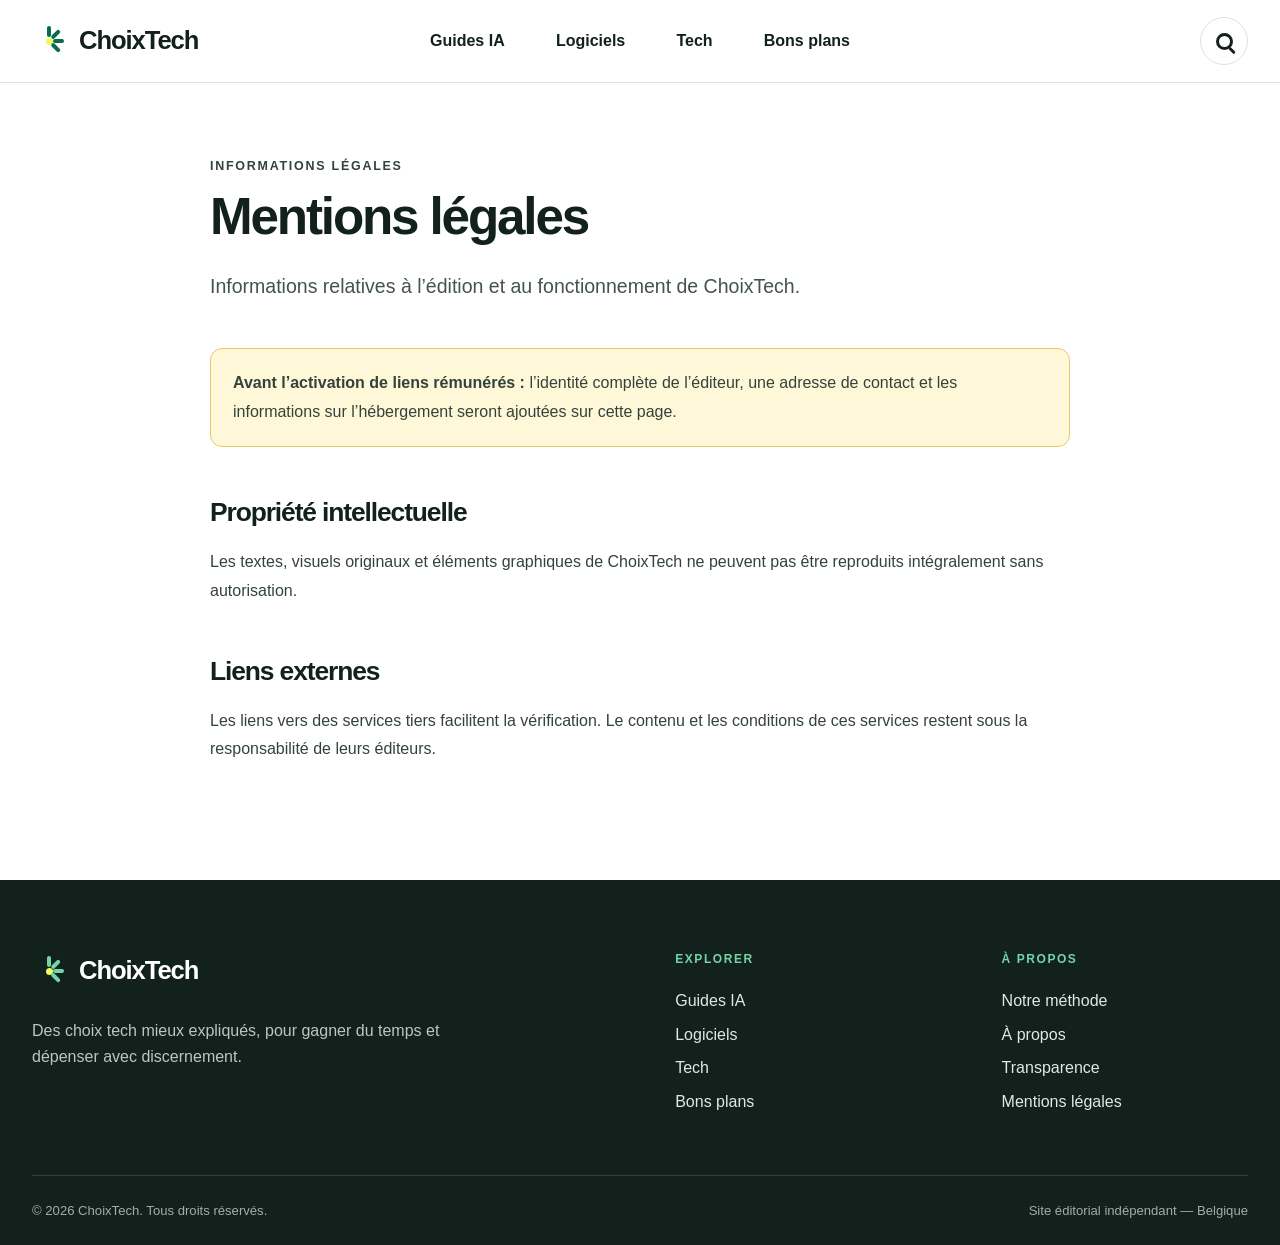
<file: mentions-legales/index.html>
<!doctype html>
<html lang="fr-BE">
<head>
  <meta charset="utf-8">
  <meta name="viewport" content="width=device-width,initial-scale=1">
  <title>Mentions légales | ChoixTech</title>
  <meta name="description" content="Mentions légales du site ChoixTech.">
  <meta name="robots" content="noindex,follow">
  <link rel="canonical" href="https://choixtech.de5.net/mentions-legales/">
  <link rel="icon" href="/favicon.svg" type="image/svg+xml">
  <link rel="stylesheet" href="/styles.css">
  <meta property="og:type" content="website">
  <meta property="og:locale" content="fr_BE">
  <meta property="og:site_name" content="ChoixTech">
  <meta property="og:title" content="Mentions légales | ChoixTech">
  <meta property="og:description" content="Mentions légales du site ChoixTech.">
  <meta property="og:url" content="https://choixtech.de5.net/mentions-legales/">
  <meta property="og:image" content="https://choixtech.de5.net/images/hero-collage.webp">
  <meta name="twitter:card" content="summary_large_image">
  <meta name="twitter:title" content="Mentions légales | ChoixTech">
  <meta name="twitter:description" content="Mentions légales du site ChoixTech.">
  <meta name="twitter:image" content="https://choixtech.de5.net/images/hero-collage.webp">
</head>
<body>

  <a class="skip-link" href="#contenu">Aller au contenu</a>
  <header class="site-header">
    <div class="site-container header-inner">
      
  <a class="brand" href="/" aria-label="ChoixTech, accueil">
    <span class="brand-mark" aria-hidden="true"><i></i><i></i><i></i><i></i></span>
    <span>ChoixTech</span>
  </a>
      <nav class="desktop-nav" aria-label="Navigation principale">
        <a href="/guides-ia/">Guides IA</a><a href="/logiciels/">Logiciels</a><a href="/tech/">Tech</a><a href="/bons-plans/">Bons plans</a>
      </nav>
      <a class="search-shortcut" href="/#articles" aria-label="Parcourir les derniers guides">
        <span aria-hidden="true"></span>
      </a>
      <details class="mobile-menu">
        <summary aria-label="Ouvrir le menu"><span></span><span></span><span></span></summary>
        <nav aria-label="Navigation mobile">
          <a href="/guides-ia/">Guides IA</a><a href="/logiciels/">Logiciels</a><a href="/tech/">Tech</a><a href="/bons-plans/">Bons plans</a>
        </nav>
      </details>
    </div>
  </header>

      <main class="site-container content-page" id="contenu">
        <p class="eyebrow">Informations légales</p>
        <h1>Mentions légales</h1>
        <p class="lead">Informations relatives à l’édition et au fonctionnement de ChoixTech.</p>
        
      <p class="legal-placeholder"><strong>Avant l’activation de liens rémunérés :</strong> l’identité complète de l’éditeur, une adresse de contact et les informations sur l’hébergement seront ajoutées sur cette page.</p>
      <section><h2>Propriété intellectuelle</h2><p>Les textes, visuels originaux et éléments graphiques de ChoixTech ne peuvent pas être reproduits intégralement sans autorisation.</p></section>
      <section><h2>Liens externes</h2><p>Les liens vers des services tiers facilitent la vérification. Le contenu et les conditions de ces services restent sous la responsabilité de leurs éditeurs.</p></section>
      </main>

  <footer class="site-footer">
    <div class="site-container footer-grid">
      <div class="footer-intro">
        
  <a class="brand" href="/" aria-label="ChoixTech, accueil">
    <span class="brand-mark" aria-hidden="true"><i></i><i></i><i></i><i></i></span>
    <span>ChoixTech</span>
  </a>
        <p>Des choix tech mieux expliqués, pour gagner du temps et dépenser avec discernement.</p>
      </div>
      <div class="footer-column">
        <h2>Explorer</h2>
        <a href="/guides-ia/">Guides IA</a><a href="/logiciels/">Logiciels</a><a href="/tech/">Tech</a><a href="/bons-plans/">Bons plans</a>
      </div>
      <div class="footer-column">
        <h2>À propos</h2>
        <a href="/methodologie/">Notre méthode</a>
        <a href="/a-propos/">À propos</a>
        <a href="/transparence/">Transparence</a>
        <a href="/mentions-legales/">Mentions légales</a>
      </div>
    </div>
    <div class="site-container footer-bottom">
      <p>© 2026 ChoixTech. Tous droits réservés.</p>
      <p>Site éditorial indépendant — Belgique</p>
    </div>
  </footer>
<script type="application/ld+json">{"@context":"https://schema.org","@type":"WebSite","name":"ChoixTech","url":"https://choixtech.de5.net","description":"Des comparatifs indépendants, des guides pratiques et des bons plans expliqués clairement pour choisir vos outils IA, logiciels et produits tech.","inLanguage":"fr-BE","publisher":{"@type":"Organization","name":"ChoixTech","url":"https://choixtech.de5.net"}}</script>

</body>
</html>
</file>
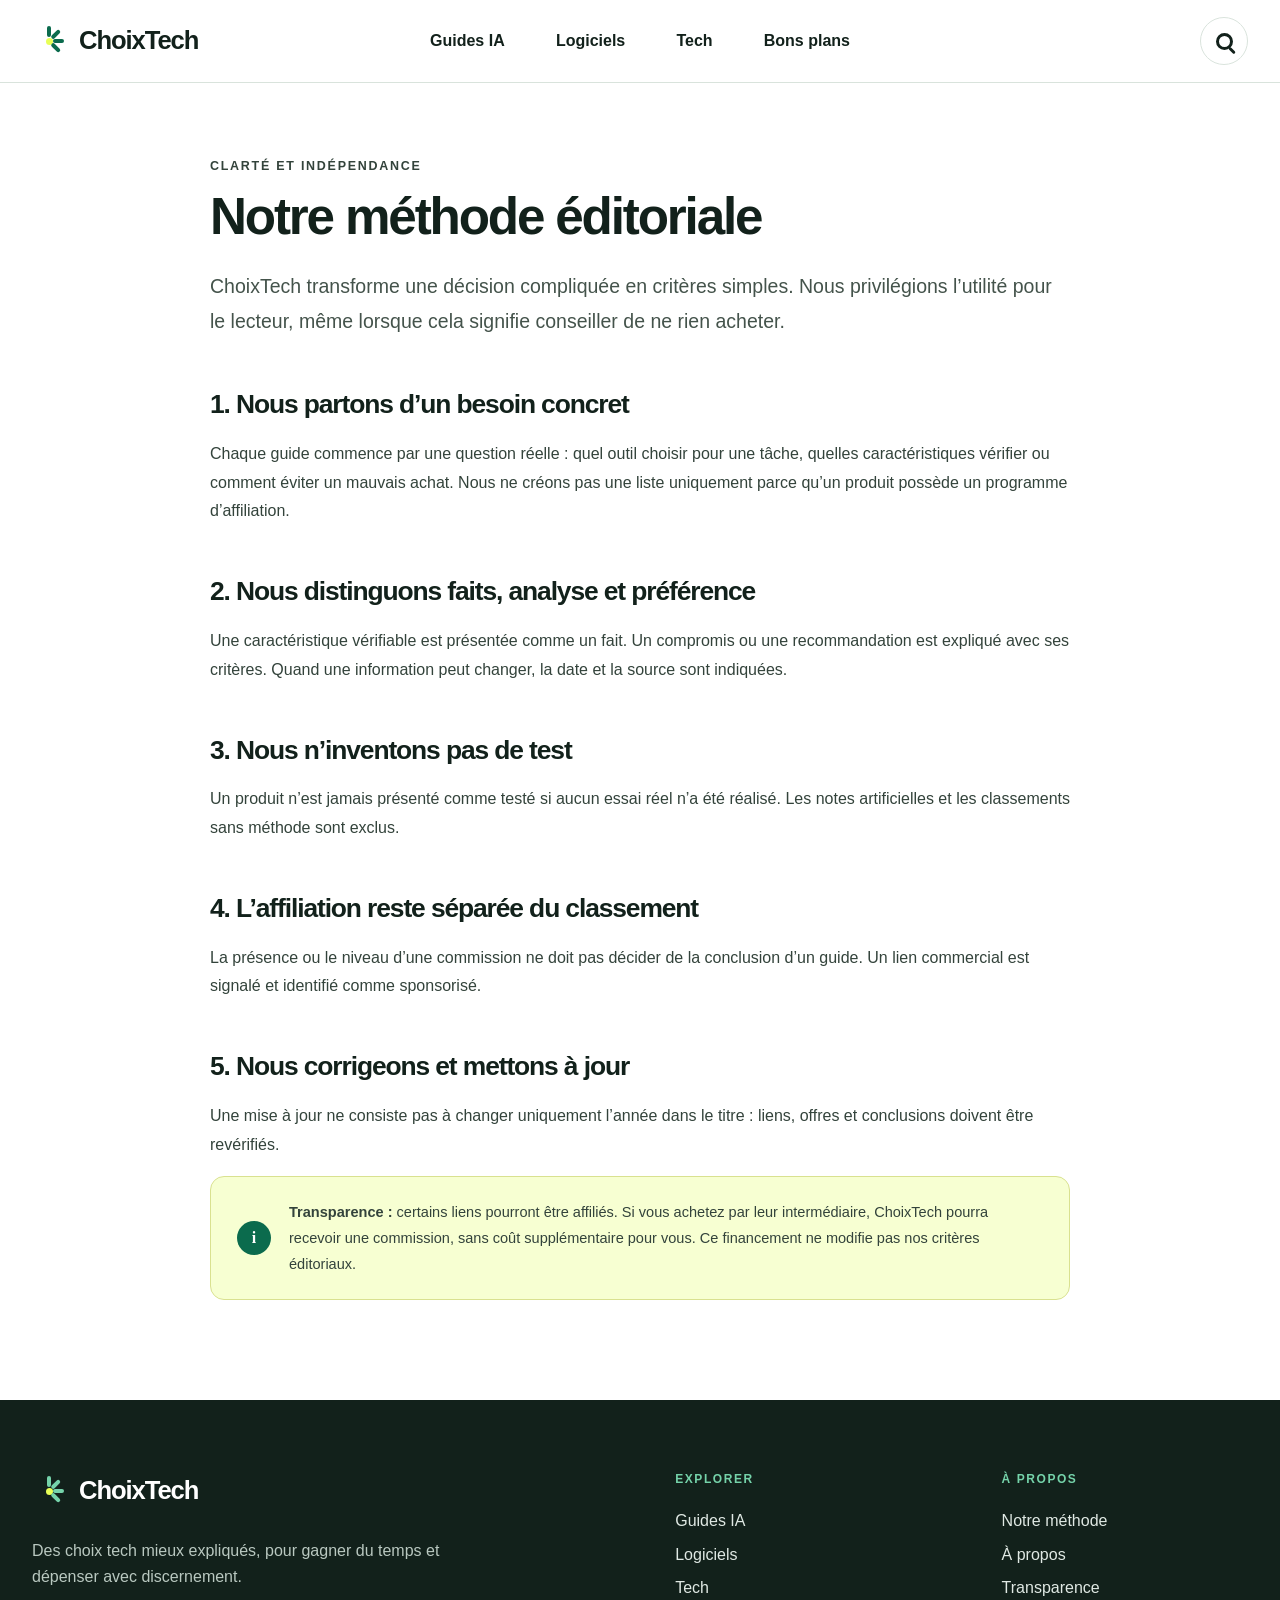
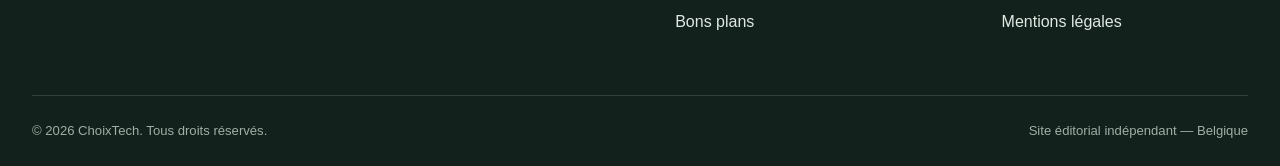
<file: methodologie/index.html>
<!doctype html>
<html lang="fr-BE">
<head>
  <meta charset="utf-8">
  <meta name="viewport" content="width=device-width,initial-scale=1">
  <title>Notre méthode éditoriale | ChoixTech</title>
  <meta name="description" content="Découvrez comment ChoixTech sélectionne ses sujets, vérifie les informations et sépare ses recommandations du financement par affiliation.">
  <meta name="robots" content="index,follow,max-image-preview:large,max-snippet:-1,max-video-preview:-1">
  <link rel="canonical" href="https://choixtech.de5.net/methodologie/">
  <link rel="icon" href="/favicon.svg" type="image/svg+xml">
  <link rel="stylesheet" href="/styles.css">
  <meta property="og:type" content="website">
  <meta property="og:locale" content="fr_BE">
  <meta property="og:site_name" content="ChoixTech">
  <meta property="og:title" content="Notre méthode éditoriale | ChoixTech">
  <meta property="og:description" content="Découvrez comment ChoixTech sélectionne ses sujets, vérifie les informations et sépare ses recommandations du financement par affiliation.">
  <meta property="og:url" content="https://choixtech.de5.net/methodologie/">
  <meta property="og:image" content="https://choixtech.de5.net/images/hero-collage.webp">
  <meta name="twitter:card" content="summary_large_image">
  <meta name="twitter:title" content="Notre méthode éditoriale | ChoixTech">
  <meta name="twitter:description" content="Découvrez comment ChoixTech sélectionne ses sujets, vérifie les informations et sépare ses recommandations du financement par affiliation.">
  <meta name="twitter:image" content="https://choixtech.de5.net/images/hero-collage.webp">
</head>
<body>

  <a class="skip-link" href="#contenu">Aller au contenu</a>
  <header class="site-header">
    <div class="site-container header-inner">
      
  <a class="brand" href="/" aria-label="ChoixTech, accueil">
    <span class="brand-mark" aria-hidden="true"><i></i><i></i><i></i><i></i></span>
    <span>ChoixTech</span>
  </a>
      <nav class="desktop-nav" aria-label="Navigation principale">
        <a href="/guides-ia/">Guides IA</a><a href="/logiciels/">Logiciels</a><a href="/tech/">Tech</a><a href="/bons-plans/">Bons plans</a>
      </nav>
      <a class="search-shortcut" href="/#articles" aria-label="Parcourir les derniers guides">
        <span aria-hidden="true"></span>
      </a>
      <details class="mobile-menu">
        <summary aria-label="Ouvrir le menu"><span></span><span></span><span></span></summary>
        <nav aria-label="Navigation mobile">
          <a href="/guides-ia/">Guides IA</a><a href="/logiciels/">Logiciels</a><a href="/tech/">Tech</a><a href="/bons-plans/">Bons plans</a>
        </nav>
      </details>
    </div>
  </header>

      <main class="site-container content-page" id="contenu">
        <p class="eyebrow">Clarté et indépendance</p>
        <h1>Notre méthode éditoriale</h1>
        <p class="lead">ChoixTech transforme une décision compliquée en critères simples. Nous privilégions l’utilité pour le lecteur, même lorsque cela signifie conseiller de ne rien acheter.</p>
        
      <section><h2>1. Nous partons d’un besoin concret</h2><p>Chaque guide commence par une question réelle : quel outil choisir pour une tâche, quelles caractéristiques vérifier ou comment éviter un mauvais achat. Nous ne créons pas une liste uniquement parce qu’un produit possède un programme d’affiliation.</p></section>
      <section><h2>2. Nous distinguons faits, analyse et préférence</h2><p>Une caractéristique vérifiable est présentée comme un fait. Un compromis ou une recommandation est expliqué avec ses critères. Quand une information peut changer, la date et la source sont indiquées.</p></section>
      <section><h2>3. Nous n’inventons pas de test</h2><p>Un produit n’est jamais présenté comme testé si aucun essai réel n’a été réalisé. Les notes artificielles et les classements sans méthode sont exclus.</p></section>
      <section><h2>4. L’affiliation reste séparée du classement</h2><p>La présence ou le niveau d’une commission ne doit pas décider de la conclusion d’un guide. Un lien commercial est signalé et identifié comme sponsorisé.</p></section>
      <section><h2>5. Nous corrigeons et mettons à jour</h2><p>Une mise à jour ne consiste pas à changer uniquement l’année dans le titre : liens, offres et conclusions doivent être revérifiés.</p></section>
      
  <aside class="disclosure" aria-label="Transparence sur l’affiliation">
    <span class="disclosure-icon" aria-hidden="true">i</span>
    <p><strong>Transparence :</strong> certains liens pourront être affiliés. Si vous achetez par leur intermédiaire, ChoixTech pourra recevoir une commission, sans coût supplémentaire pour vous. Ce financement ne modifie pas nos critères éditoriaux.</p>
  </aside>
      </main>

  <footer class="site-footer">
    <div class="site-container footer-grid">
      <div class="footer-intro">
        
  <a class="brand" href="/" aria-label="ChoixTech, accueil">
    <span class="brand-mark" aria-hidden="true"><i></i><i></i><i></i><i></i></span>
    <span>ChoixTech</span>
  </a>
        <p>Des choix tech mieux expliqués, pour gagner du temps et dépenser avec discernement.</p>
      </div>
      <div class="footer-column">
        <h2>Explorer</h2>
        <a href="/guides-ia/">Guides IA</a><a href="/logiciels/">Logiciels</a><a href="/tech/">Tech</a><a href="/bons-plans/">Bons plans</a>
      </div>
      <div class="footer-column">
        <h2>À propos</h2>
        <a href="/methodologie/">Notre méthode</a>
        <a href="/a-propos/">À propos</a>
        <a href="/transparence/">Transparence</a>
        <a href="/mentions-legales/">Mentions légales</a>
      </div>
    </div>
    <div class="site-container footer-bottom">
      <p>© 2026 ChoixTech. Tous droits réservés.</p>
      <p>Site éditorial indépendant — Belgique</p>
    </div>
  </footer>
<script type="application/ld+json">{"@context":"https://schema.org","@type":"WebSite","name":"ChoixTech","url":"https://choixtech.de5.net","description":"Des comparatifs indépendants, des guides pratiques et des bons plans expliqués clairement pour choisir vos outils IA, logiciels et produits tech.","inLanguage":"fr-BE","publisher":{"@type":"Organization","name":"ChoixTech","url":"https://choixtech.de5.net"}}</script>

</body>
</html>
</file>
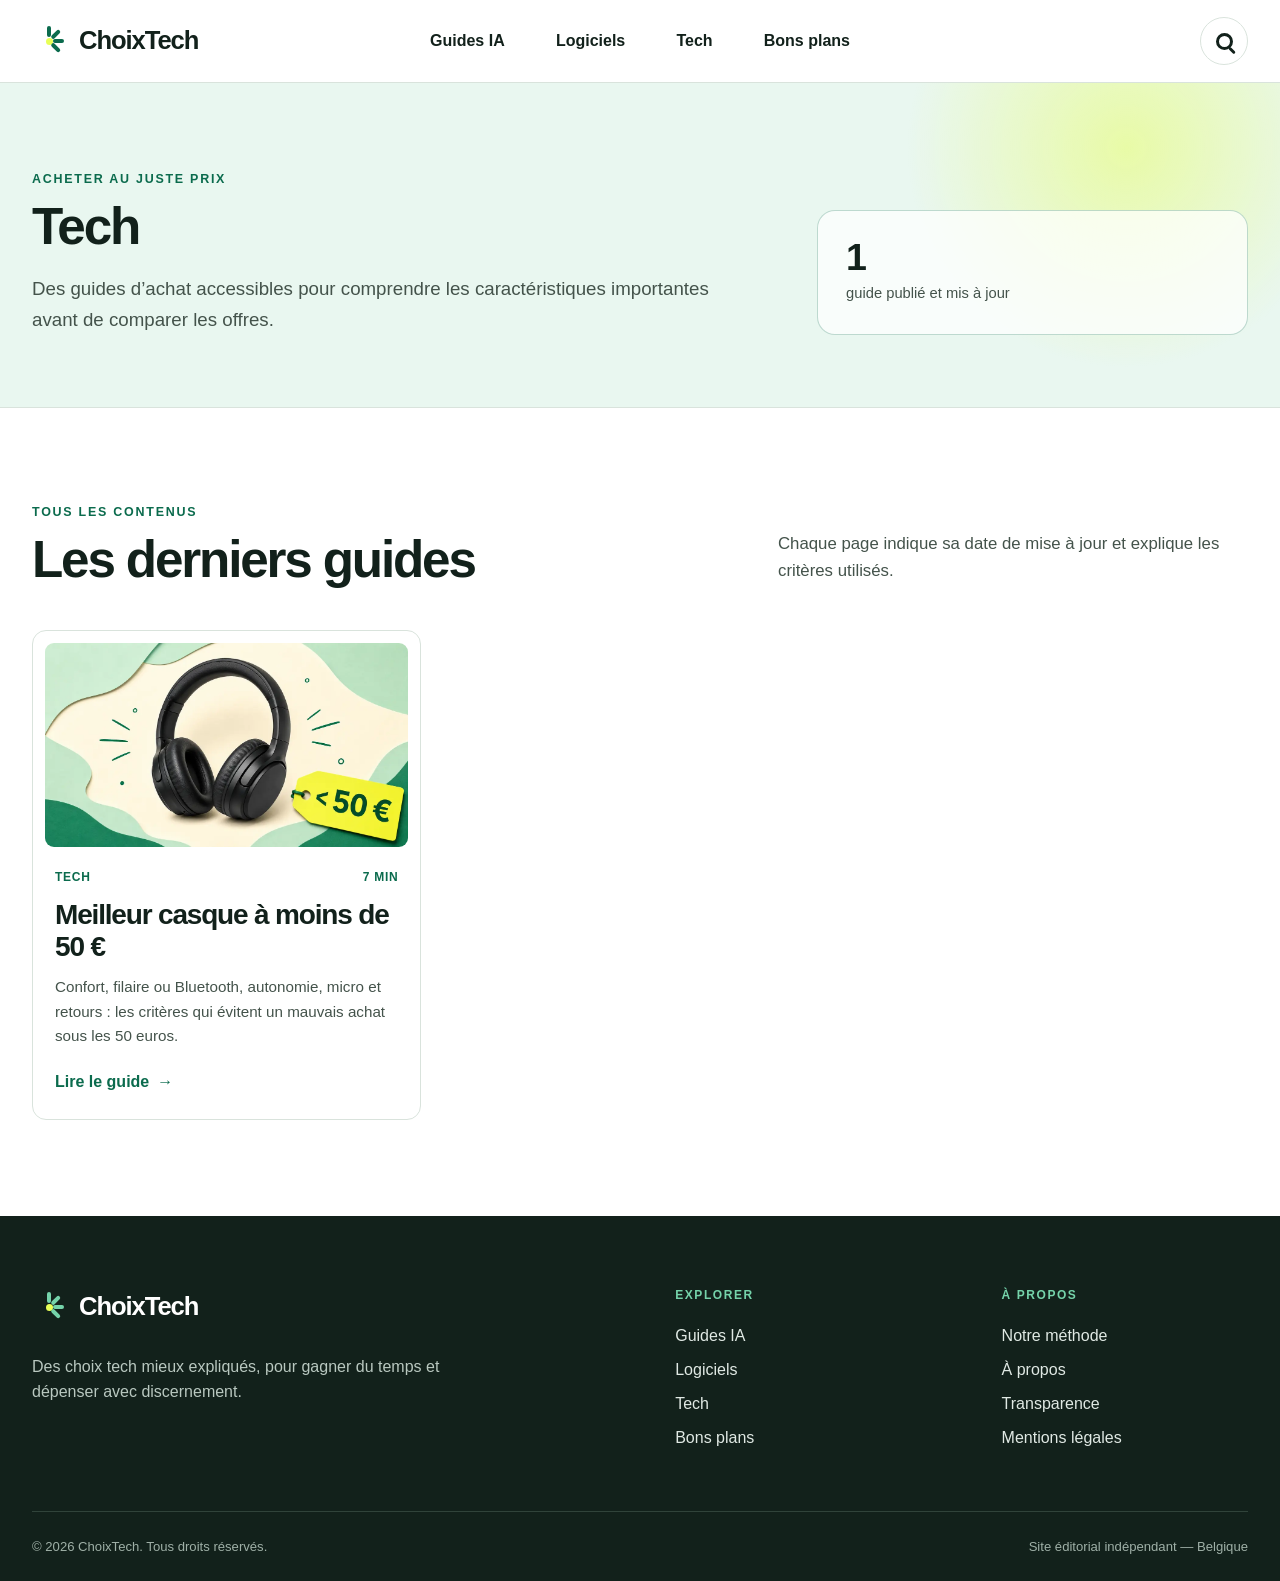
<file: tech/index.html>
<!doctype html>
<html lang="fr-BE">
<head>
  <meta charset="utf-8">
  <meta name="viewport" content="width=device-width,initial-scale=1">
  <title>Tech | ChoixTech</title>
  <meta name="description" content="Des guides d’achat accessibles pour comprendre les caractéristiques importantes avant de comparer les offres.">
  <meta name="robots" content="index,follow,max-image-preview:large,max-snippet:-1,max-video-preview:-1">
  <link rel="canonical" href="https://choixtech.de5.net/tech/">
  <link rel="icon" href="/favicon.svg" type="image/svg+xml">
  <link rel="stylesheet" href="/styles.css">
  <meta property="og:type" content="website">
  <meta property="og:locale" content="fr_BE">
  <meta property="og:site_name" content="ChoixTech">
  <meta property="og:title" content="Tech | ChoixTech">
  <meta property="og:description" content="Des guides d’achat accessibles pour comprendre les caractéristiques importantes avant de comparer les offres.">
  <meta property="og:url" content="https://choixtech.de5.net/tech/">
  <meta property="og:image" content="https://choixtech.de5.net/images/hero-collage.webp">
  <meta name="twitter:card" content="summary_large_image">
  <meta name="twitter:title" content="Tech | ChoixTech">
  <meta name="twitter:description" content="Des guides d’achat accessibles pour comprendre les caractéristiques importantes avant de comparer les offres.">
  <meta name="twitter:image" content="https://choixtech.de5.net/images/hero-collage.webp">
</head>
<body>

  <a class="skip-link" href="#contenu">Aller au contenu</a>
  <header class="site-header">
    <div class="site-container header-inner">
      
  <a class="brand" href="/" aria-label="ChoixTech, accueil">
    <span class="brand-mark" aria-hidden="true"><i></i><i></i><i></i><i></i></span>
    <span>ChoixTech</span>
  </a>
      <nav class="desktop-nav" aria-label="Navigation principale">
        <a href="/guides-ia/">Guides IA</a><a href="/logiciels/">Logiciels</a><a href="/tech/">Tech</a><a href="/bons-plans/">Bons plans</a>
      </nav>
      <a class="search-shortcut" href="/#articles" aria-label="Parcourir les derniers guides">
        <span aria-hidden="true"></span>
      </a>
      <details class="mobile-menu">
        <summary aria-label="Ouvrir le menu"><span></span><span></span><span></span></summary>
        <nav aria-label="Navigation mobile">
          <a href="/guides-ia/">Guides IA</a><a href="/logiciels/">Logiciels</a><a href="/tech/">Tech</a><a href="/bons-plans/">Bons plans</a>
        </nav>
      </details>
    </div>
  </header>

  <main id="contenu">
    <header class="page-hero">
      <div class="site-container page-hero-inner">
        <div class="page-hero-copy">
          <p class="eyebrow">Acheter au juste prix</p>
          <h1>Tech</h1>
          <p>Des guides d’achat accessibles pour comprendre les caractéristiques importantes avant de comparer les offres.</p>
        </div>
        <div class="page-stat" aria-label="Nombre de guides disponibles">
          <strong>1</strong>
          <span>guide publié et mis à jour</span>
        </div>
      </div>
    </header>
    <section class="section site-container">
      <div class="section-heading">
        <div><p class="eyebrow">Tous les contenus</p><h2>Les derniers guides</h2></div>
        <p>Chaque page indique sa date de mise à jour et explique les critères utilisés.</p>
      </div>
      <div class="category-articles">
    <article class="article-card">
      <a href="/tech/casque-moins-de-50-euros/" class="article-card-link" aria-label="Lire : Meilleur casque à moins de 50 € : les 7 critères avant d’acheter">
        <div class="article-card-image"><img src="/images/headphones-under-50.webp" alt="Casque audio noir présenté sur un collage vert et jaune avec une étiquette moins de 50 euros" width="1200" height="675" loading="lazy"></div>
        <div class="article-card-body">
          <div class="article-card-meta"><span>Tech</span><span>7 min</span></div>
          <h3>Meilleur casque à moins de 50 €</h3>
          <p>Confort, filaire ou Bluetooth, autonomie, micro et retours : les critères qui évitent un mauvais achat sous les 50 euros.</p>
          <span class="text-link">Lire le guide <span aria-hidden="true">→</span></span>
        </div>
      </a>
    </article></div></section>
  </main>

  <footer class="site-footer">
    <div class="site-container footer-grid">
      <div class="footer-intro">
        
  <a class="brand" href="/" aria-label="ChoixTech, accueil">
    <span class="brand-mark" aria-hidden="true"><i></i><i></i><i></i><i></i></span>
    <span>ChoixTech</span>
  </a>
        <p>Des choix tech mieux expliqués, pour gagner du temps et dépenser avec discernement.</p>
      </div>
      <div class="footer-column">
        <h2>Explorer</h2>
        <a href="/guides-ia/">Guides IA</a><a href="/logiciels/">Logiciels</a><a href="/tech/">Tech</a><a href="/bons-plans/">Bons plans</a>
      </div>
      <div class="footer-column">
        <h2>À propos</h2>
        <a href="/methodologie/">Notre méthode</a>
        <a href="/a-propos/">À propos</a>
        <a href="/transparence/">Transparence</a>
        <a href="/mentions-legales/">Mentions légales</a>
      </div>
    </div>
    <div class="site-container footer-bottom">
      <p>© 2026 ChoixTech. Tous droits réservés.</p>
      <p>Site éditorial indépendant — Belgique</p>
    </div>
  </footer>
<script type="application/ld+json">{"@context":"https://schema.org","@type":"WebSite","name":"ChoixTech","url":"https://choixtech.de5.net","description":"Des comparatifs indépendants, des guides pratiques et des bons plans expliqués clairement pour choisir vos outils IA, logiciels et produits tech.","inLanguage":"fr-BE","publisher":{"@type":"Organization","name":"ChoixTech","url":"https://choixtech.de5.net"}}</script>

</body>
</html>
</file>
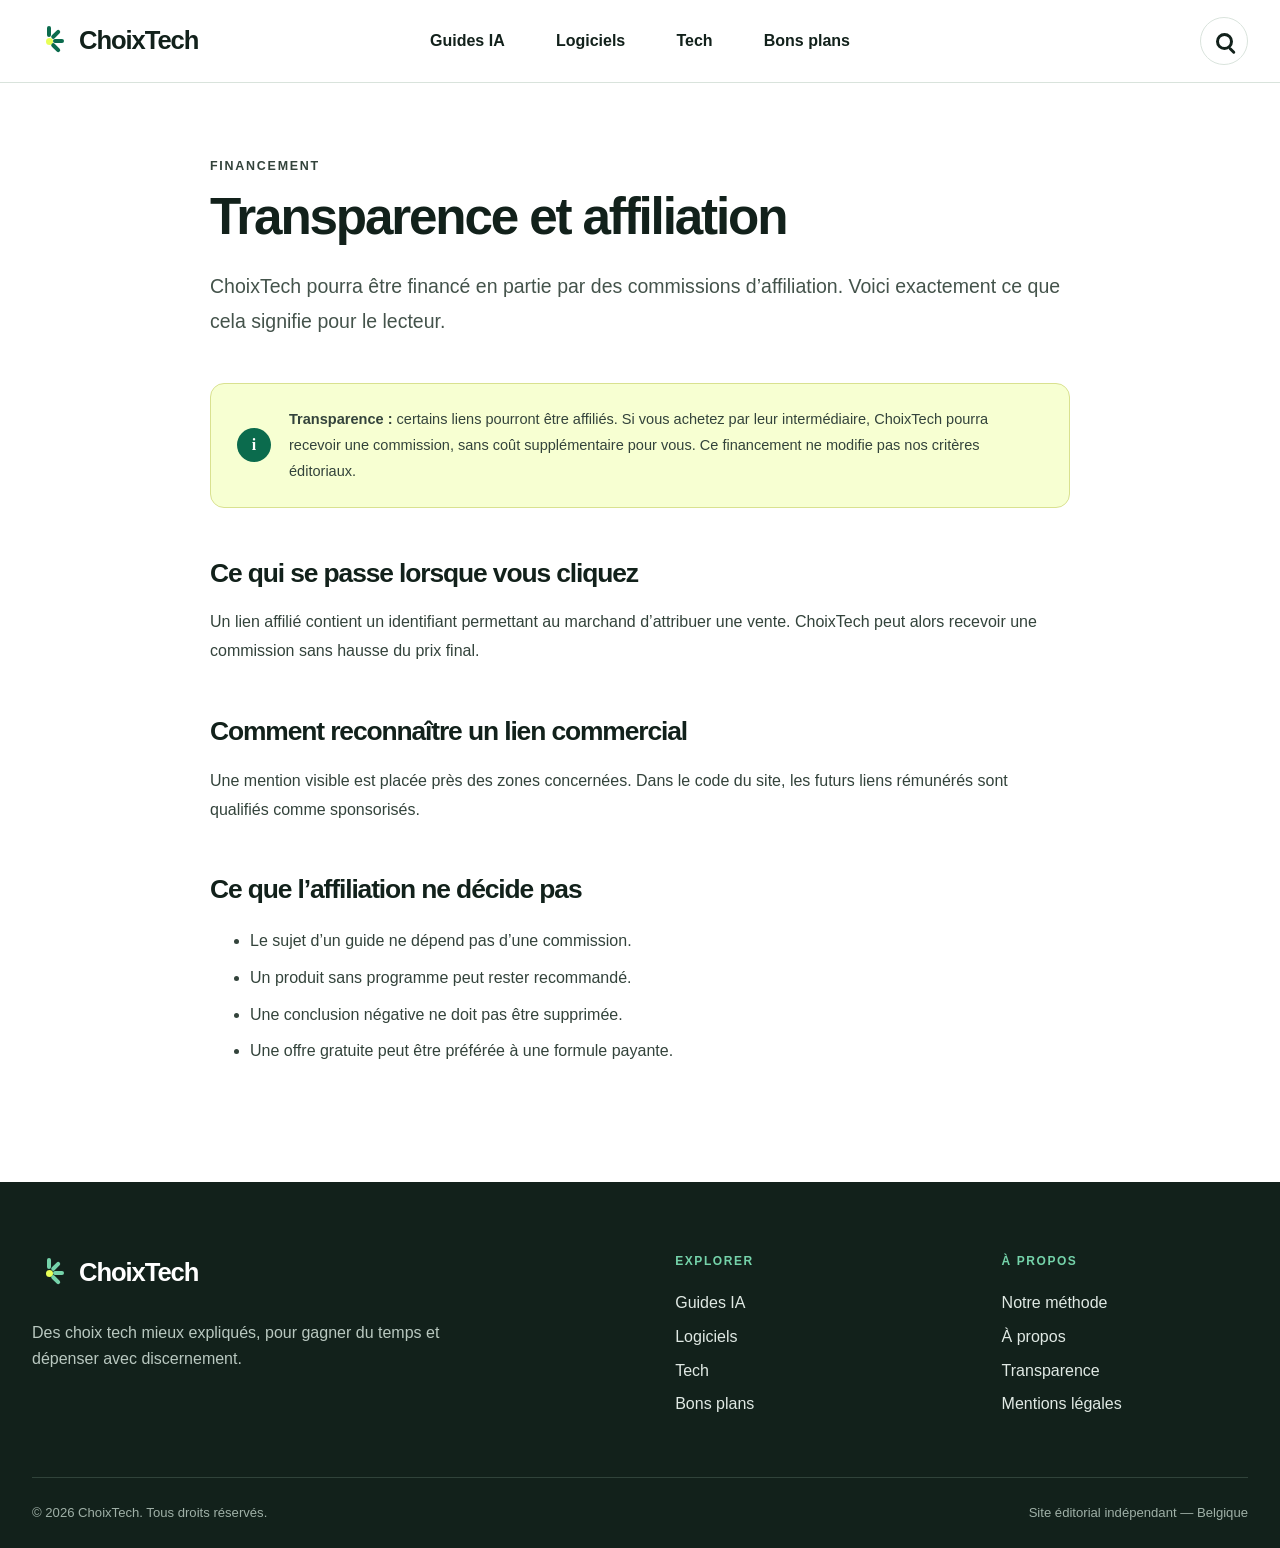
<file: transparence/index.html>
<!doctype html>
<html lang="fr-BE">
<head>
  <meta charset="utf-8">
  <meta name="viewport" content="width=device-width,initial-scale=1">
  <title>Transparence et affiliation | ChoixTech</title>
  <meta name="description" content="Comment ChoixTech utilise les liens d’affiliation, signale les relations commerciales et protège son indépendance éditoriale.">
  <meta name="robots" content="index,follow,max-image-preview:large,max-snippet:-1,max-video-preview:-1">
  <link rel="canonical" href="https://choixtech.de5.net/transparence/">
  <link rel="icon" href="/favicon.svg" type="image/svg+xml">
  <link rel="stylesheet" href="/styles.css">
  <meta property="og:type" content="website">
  <meta property="og:locale" content="fr_BE">
  <meta property="og:site_name" content="ChoixTech">
  <meta property="og:title" content="Transparence et affiliation | ChoixTech">
  <meta property="og:description" content="Comment ChoixTech utilise les liens d’affiliation, signale les relations commerciales et protège son indépendance éditoriale.">
  <meta property="og:url" content="https://choixtech.de5.net/transparence/">
  <meta property="og:image" content="https://choixtech.de5.net/images/hero-collage.webp">
  <meta name="twitter:card" content="summary_large_image">
  <meta name="twitter:title" content="Transparence et affiliation | ChoixTech">
  <meta name="twitter:description" content="Comment ChoixTech utilise les liens d’affiliation, signale les relations commerciales et protège son indépendance éditoriale.">
  <meta name="twitter:image" content="https://choixtech.de5.net/images/hero-collage.webp">
</head>
<body>

  <a class="skip-link" href="#contenu">Aller au contenu</a>
  <header class="site-header">
    <div class="site-container header-inner">
      
  <a class="brand" href="/" aria-label="ChoixTech, accueil">
    <span class="brand-mark" aria-hidden="true"><i></i><i></i><i></i><i></i></span>
    <span>ChoixTech</span>
  </a>
      <nav class="desktop-nav" aria-label="Navigation principale">
        <a href="/guides-ia/">Guides IA</a><a href="/logiciels/">Logiciels</a><a href="/tech/">Tech</a><a href="/bons-plans/">Bons plans</a>
      </nav>
      <a class="search-shortcut" href="/#articles" aria-label="Parcourir les derniers guides">
        <span aria-hidden="true"></span>
      </a>
      <details class="mobile-menu">
        <summary aria-label="Ouvrir le menu"><span></span><span></span><span></span></summary>
        <nav aria-label="Navigation mobile">
          <a href="/guides-ia/">Guides IA</a><a href="/logiciels/">Logiciels</a><a href="/tech/">Tech</a><a href="/bons-plans/">Bons plans</a>
        </nav>
      </details>
    </div>
  </header>

      <main class="site-container content-page" id="contenu">
        <p class="eyebrow">Financement</p>
        <h1>Transparence et affiliation</h1>
        <p class="lead">ChoixTech pourra être financé en partie par des commissions d’affiliation. Voici exactement ce que cela signifie pour le lecteur.</p>
        
      
  <aside class="disclosure" aria-label="Transparence sur l’affiliation">
    <span class="disclosure-icon" aria-hidden="true">i</span>
    <p><strong>Transparence :</strong> certains liens pourront être affiliés. Si vous achetez par leur intermédiaire, ChoixTech pourra recevoir une commission, sans coût supplémentaire pour vous. Ce financement ne modifie pas nos critères éditoriaux.</p>
  </aside>
      <section><h2>Ce qui se passe lorsque vous cliquez</h2><p>Un lien affilié contient un identifiant permettant au marchand d’attribuer une vente. ChoixTech peut alors recevoir une commission sans hausse du prix final.</p></section>
      <section><h2>Comment reconnaître un lien commercial</h2><p>Une mention visible est placée près des zones concernées. Dans le code du site, les futurs liens rémunérés sont qualifiés comme sponsorisés.</p></section>
      <section><h2>Ce que l’affiliation ne décide pas</h2><ul><li>Le sujet d’un guide ne dépend pas d’une commission.</li><li>Un produit sans programme peut rester recommandé.</li><li>Une conclusion négative ne doit pas être supprimée.</li><li>Une offre gratuite peut être préférée à une formule payante.</li></ul></section>
      </main>

  <footer class="site-footer">
    <div class="site-container footer-grid">
      <div class="footer-intro">
        
  <a class="brand" href="/" aria-label="ChoixTech, accueil">
    <span class="brand-mark" aria-hidden="true"><i></i><i></i><i></i><i></i></span>
    <span>ChoixTech</span>
  </a>
        <p>Des choix tech mieux expliqués, pour gagner du temps et dépenser avec discernement.</p>
      </div>
      <div class="footer-column">
        <h2>Explorer</h2>
        <a href="/guides-ia/">Guides IA</a><a href="/logiciels/">Logiciels</a><a href="/tech/">Tech</a><a href="/bons-plans/">Bons plans</a>
      </div>
      <div class="footer-column">
        <h2>À propos</h2>
        <a href="/methodologie/">Notre méthode</a>
        <a href="/a-propos/">À propos</a>
        <a href="/transparence/">Transparence</a>
        <a href="/mentions-legales/">Mentions légales</a>
      </div>
    </div>
    <div class="site-container footer-bottom">
      <p>© 2026 ChoixTech. Tous droits réservés.</p>
      <p>Site éditorial indépendant — Belgique</p>
    </div>
  </footer>
<script type="application/ld+json">{"@context":"https://schema.org","@type":"WebSite","name":"ChoixTech","url":"https://choixtech.de5.net","description":"Des comparatifs indépendants, des guides pratiques et des bons plans expliqués clairement pour choisir vos outils IA, logiciels et produits tech.","inLanguage":"fr-BE","publisher":{"@type":"Organization","name":"ChoixTech","url":"https://choixtech.de5.net"}}</script>

</body>
</html>
</file>
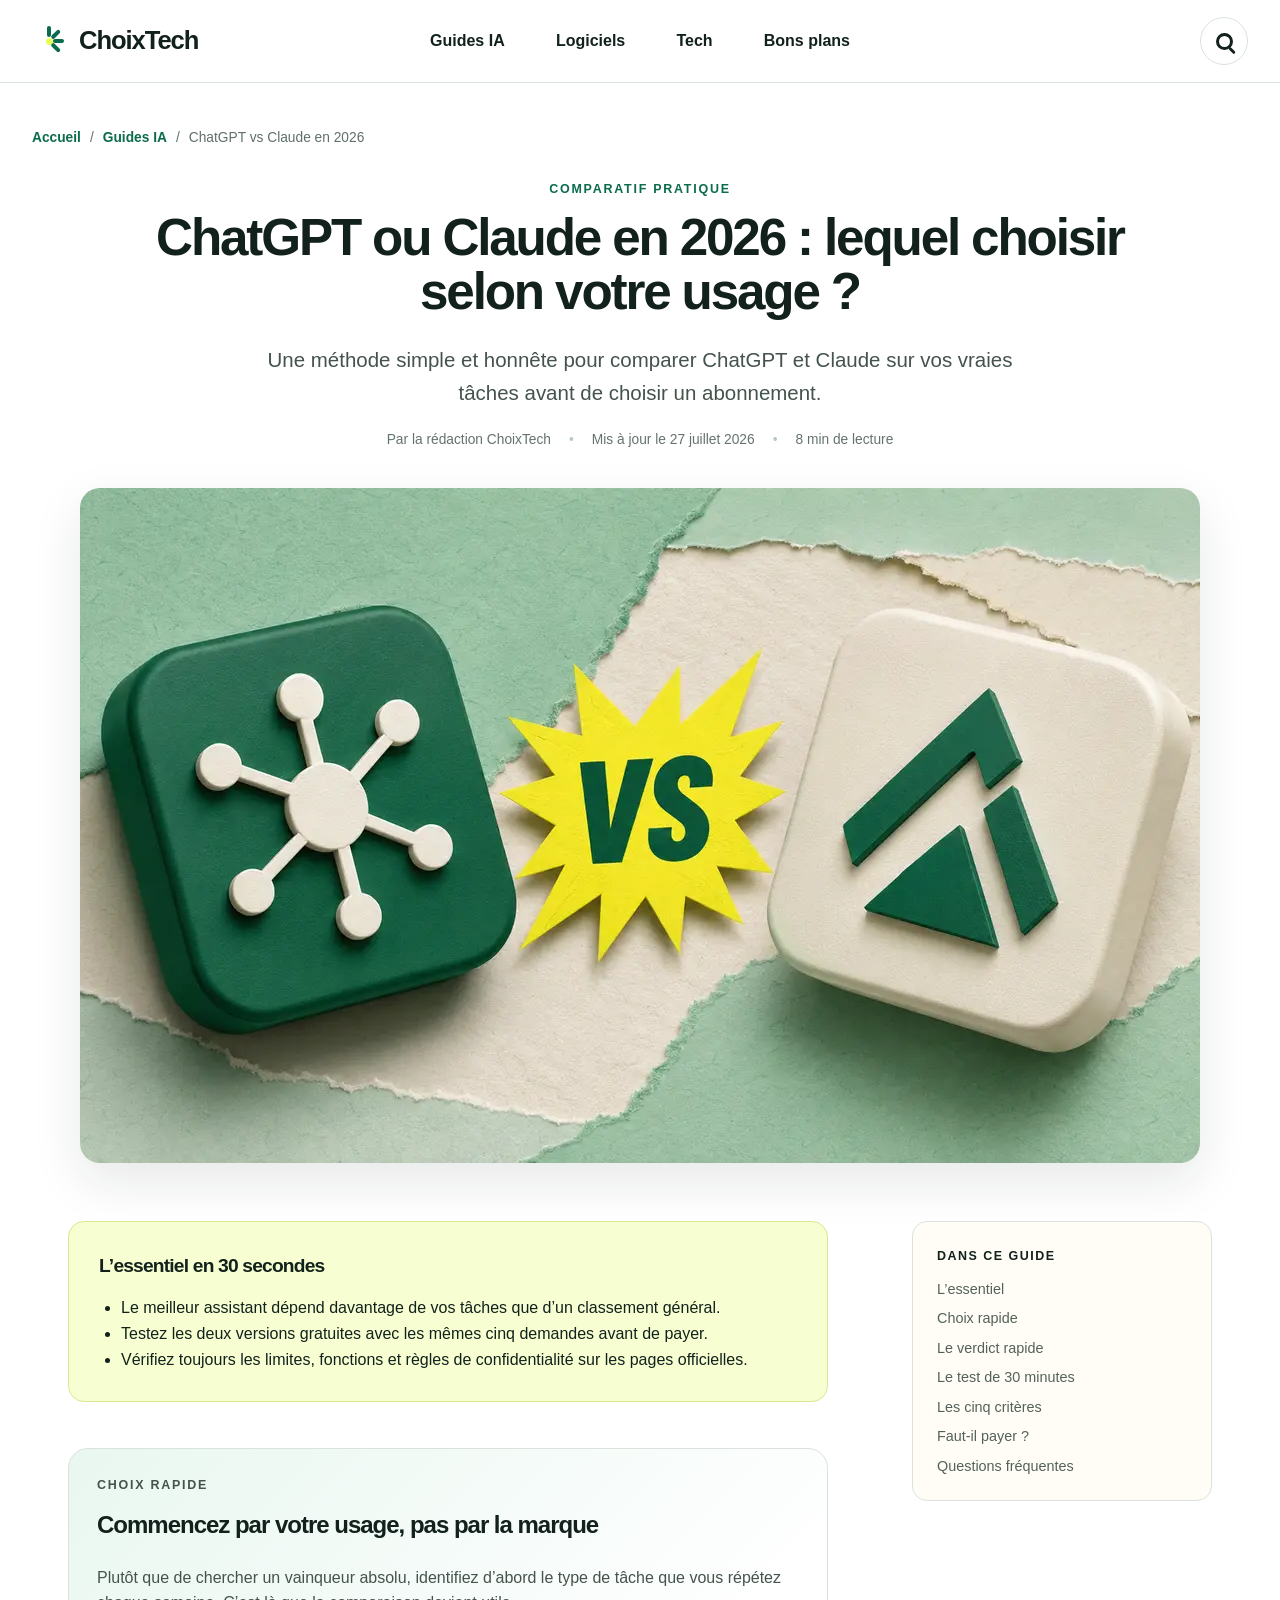
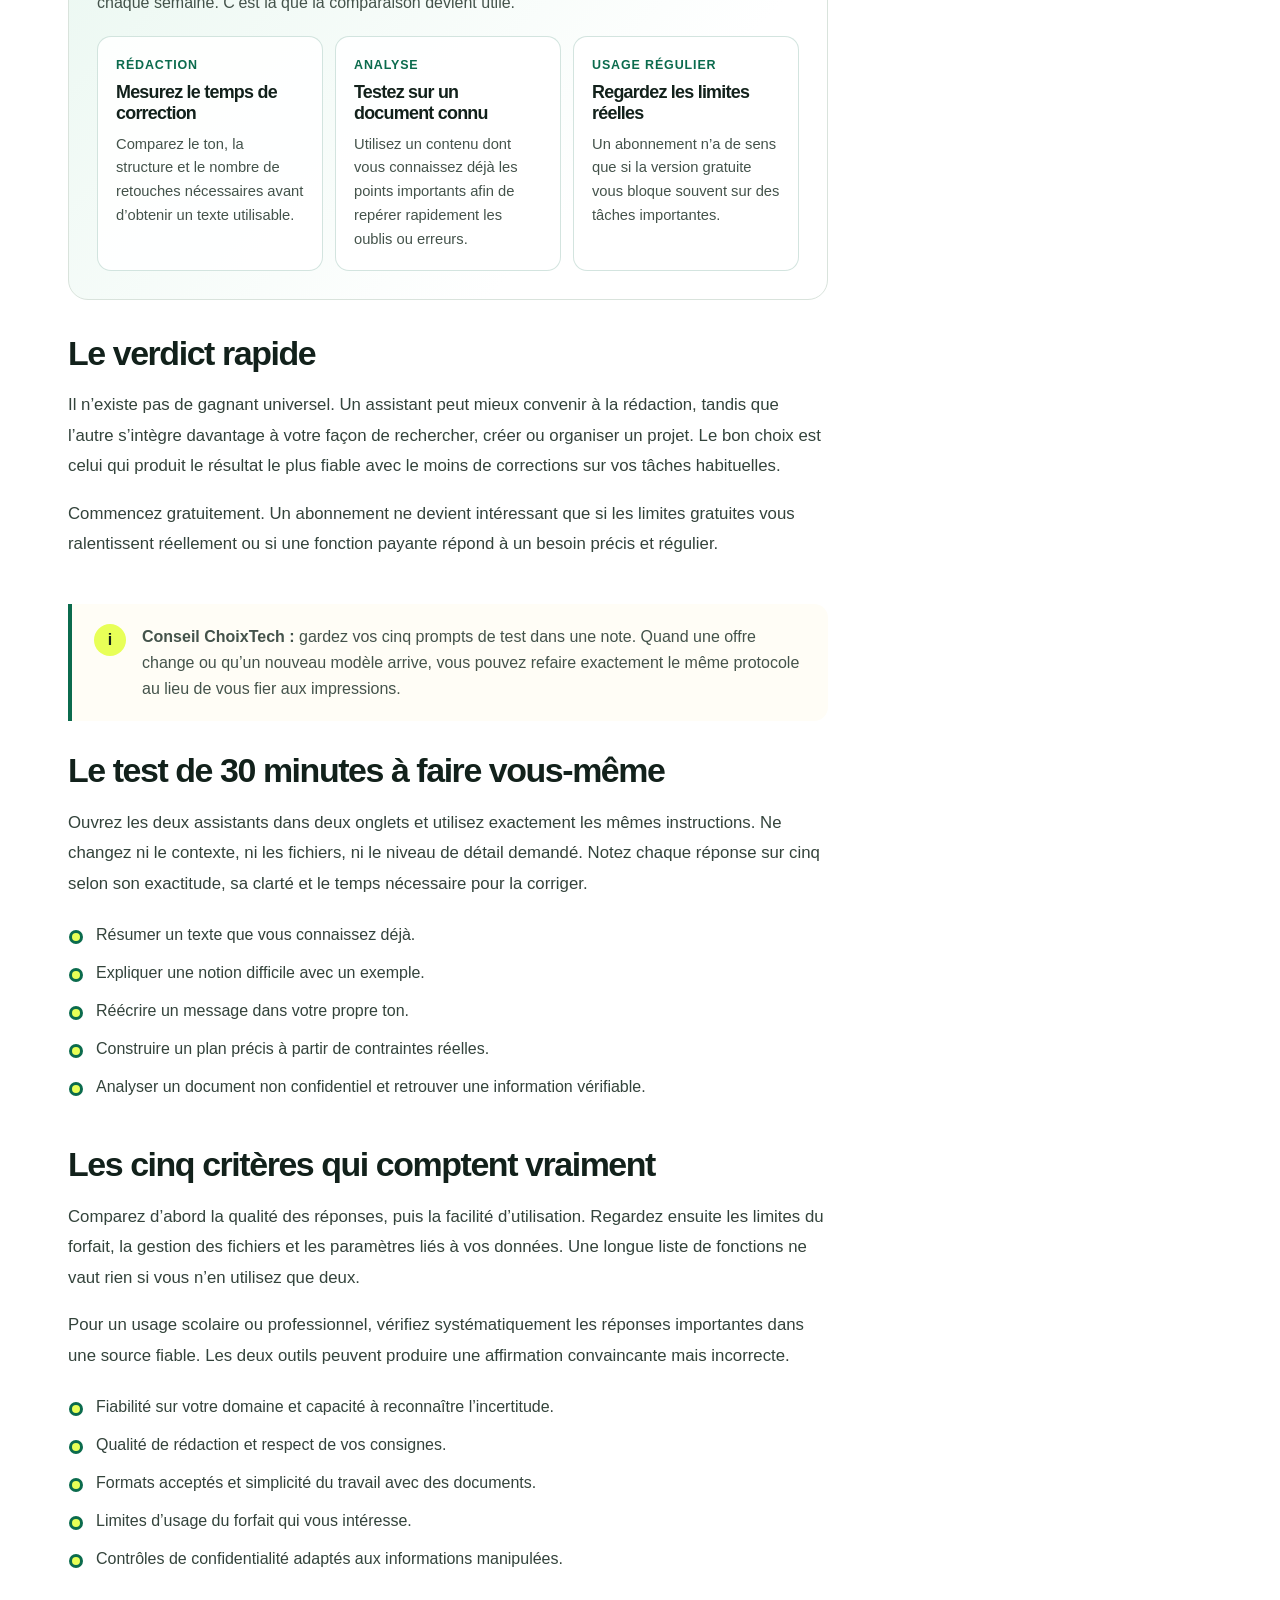
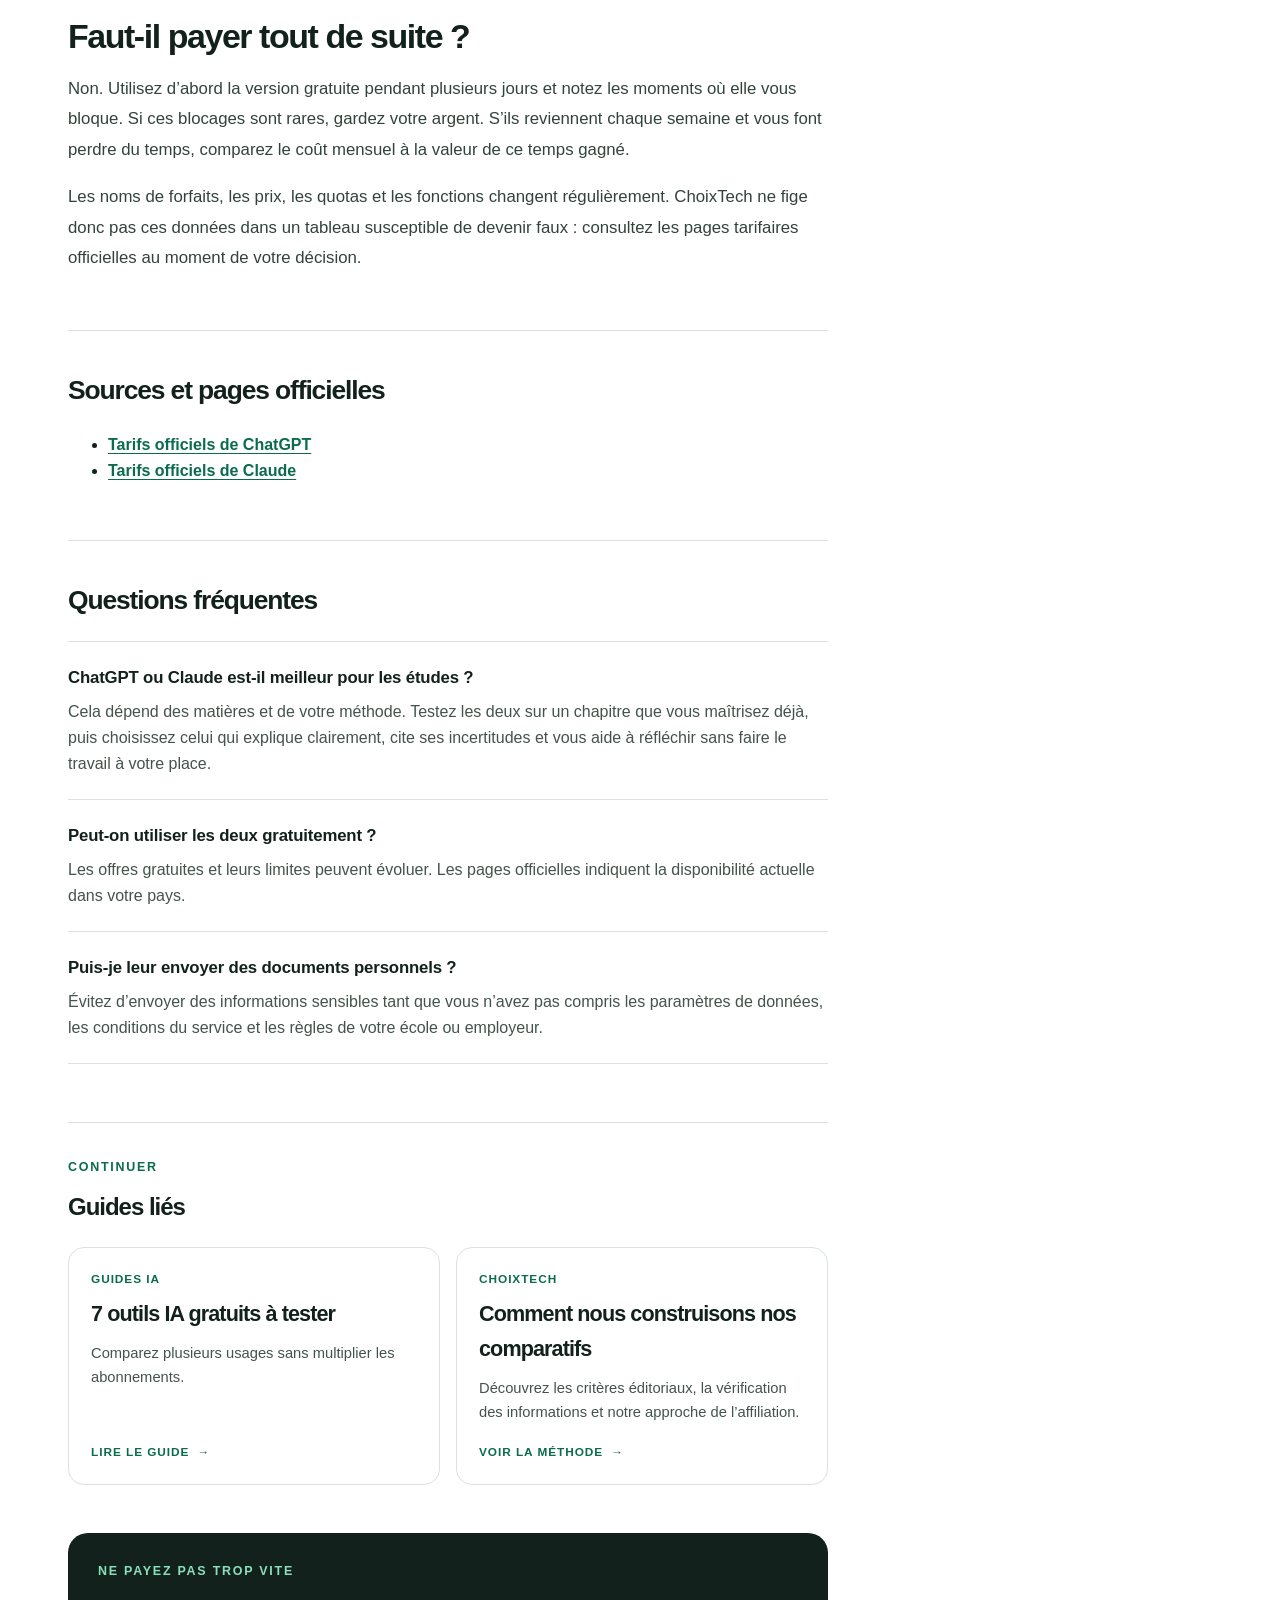
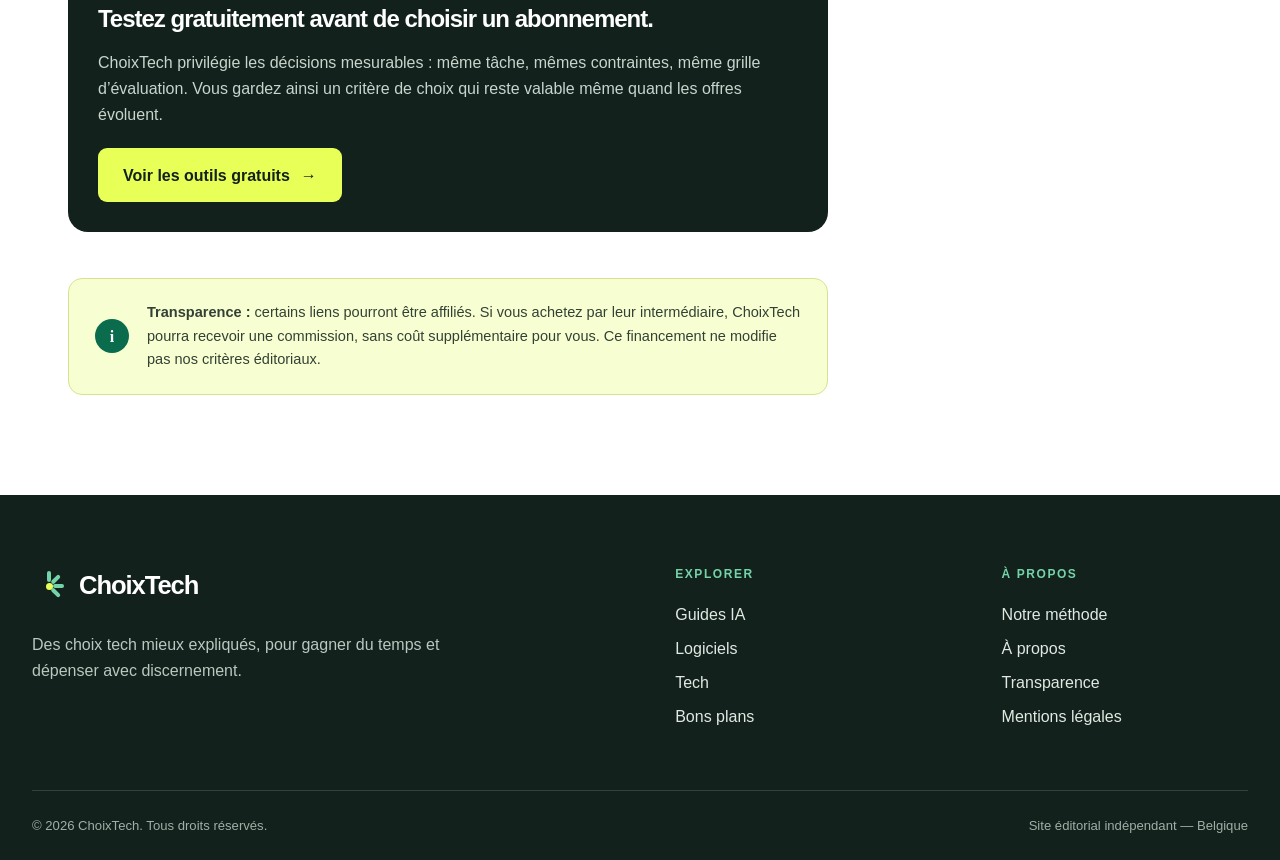
<file: guides-ia/chatgpt-vs-claude-2026/index.html>
<!doctype html>
<html lang="fr-BE">
<head>
  <meta charset="utf-8">
  <meta name="viewport" content="width=device-width,initial-scale=1">
  <title>ChatGPT ou Claude en 2026 : lequel choisir selon votre usage ? | ChoixTech</title>
  <meta name="description" content="Une méthode simple et honnête pour comparer ChatGPT et Claude sur vos vraies tâches avant de choisir un abonnement.">
  <meta name="robots" content="index,follow,max-image-preview:large,max-snippet:-1,max-video-preview:-1">
  <meta name="theme-color" content="#0b6b4d">
  <link rel="canonical" href="https://choixtech.de5.net/guides-ia/chatgpt-vs-claude-2026/">
  <link rel="icon" href="/favicon.svg" type="image/svg+xml">
  <link rel="stylesheet" href="/styles.css">
  <link rel="stylesheet" href="/enhancements.css">
  <meta property="og:type" content="article">
  <meta property="og:locale" content="fr_BE">
  <meta property="og:site_name" content="ChoixTech">
  <meta property="og:title" content="ChatGPT ou Claude en 2026 : lequel choisir selon votre usage ? | ChoixTech">
  <meta property="og:description" content="Une méthode simple et honnête pour comparer ChatGPT et Claude sur vos vraies tâches avant de choisir un abonnement.">
  <meta property="og:url" content="https://choixtech.de5.net/guides-ia/chatgpt-vs-claude-2026/">
  <meta property="og:image" content="https://choixtech.de5.net/images/compare-ai.webp">
  <meta name="twitter:card" content="summary_large_image">
  <meta name="twitter:title" content="ChatGPT ou Claude en 2026 : lequel choisir selon votre usage ? | ChoixTech">
  <meta name="twitter:description" content="Une méthode simple et honnête pour comparer ChatGPT et Claude sur vos vraies tâches avant de choisir un abonnement.">
  <meta name="twitter:image" content="https://choixtech.de5.net/images/compare-ai.webp">
</head>
<body>
  <a class="skip-link" href="#contenu">Aller au contenu</a>
  <header class="site-header">
    <div class="site-container header-inner">
      <a class="brand" href="/" aria-label="ChoixTech, accueil">
        <span class="brand-mark" aria-hidden="true"><i></i><i></i><i></i><i></i></span>
        <span>ChoixTech</span>
      </a>
      <nav class="desktop-nav" aria-label="Navigation principale">
        <a href="/guides-ia/">Guides IA</a><a href="/logiciels/">Logiciels</a><a href="/tech/">Tech</a><a href="/bons-plans/">Bons plans</a>
      </nav>
      <a class="search-shortcut" href="/#articles" aria-label="Parcourir les derniers guides"><span aria-hidden="true"></span></a>
      <details class="mobile-menu">
        <summary aria-label="Ouvrir le menu"><span></span><span></span><span></span></summary>
        <nav aria-label="Navigation mobile"><a href="/guides-ia/">Guides IA</a><a href="/logiciels/">Logiciels</a><a href="/tech/">Tech</a><a href="/bons-plans/">Bons plans</a></nav>
      </details>
    </div>
  </header>

  <main class="article-shell" id="contenu">
    <div class="site-container">
      <nav class="breadcrumb" aria-label="Fil d’Ariane">
        <a href="/">Accueil</a><span aria-hidden="true">/</span><a href="/guides-ia/">Guides IA</a><span aria-hidden="true">/</span><span aria-current="page">ChatGPT vs Claude en 2026</span>
      </nav>
      <header class="article-header">
        <p class="eyebrow">Comparatif pratique</p>
        <h1>ChatGPT ou Claude en 2026 : lequel choisir selon votre usage ?</h1>
        <p class="article-deck">Une méthode simple et honnête pour comparer ChatGPT et Claude sur vos vraies tâches avant de choisir un abonnement.</p>
        <div class="article-byline">
          <span>Par la rédaction ChoixTech</span><span>Mis à jour le <time datetime="2026-07-27">27 juillet 2026</time></span><span>8 min de lecture</span>
        </div>
      </header>
      <figure class="article-hero-image"><img src="/images/compare-ai.webp" alt="Deux assistants d’intelligence artificielle représentés face à face dans un collage vert et jaune" width="1200" height="675" fetchpriority="high"></figure>

      <div class="article-layout">
        <article class="article-body">
          <section class="takeaway-box" aria-labelledby="a-retenir">
            <h2 id="a-retenir">L’essentiel en 30 secondes</h2>
            <ul>
              <li>Le meilleur assistant dépend davantage de vos tâches que d’un classement général.</li>
              <li>Testez les deux versions gratuites avec les mêmes cinq demandes avant de payer.</li>
              <li>Vérifiez toujours les limites, fonctions et règles de confidentialité sur les pages officielles.</li>
            </ul>
          </section>

          <section class="decision-panel" aria-labelledby="decision-title">
            <p class="eyebrow">Choix rapide</p>
            <h2 id="decision-title">Commencez par votre usage, pas par la marque</h2>
            <p>Plutôt que de chercher un vainqueur absolu, identifiez d’abord le type de tâche que vous répétez chaque semaine. C’est là que la comparaison devient utile.</p>
            <div class="decision-grid">
              <div class="decision-card"><strong>Rédaction</strong><h3>Mesurez le temps de correction</h3><p>Comparez le ton, la structure et le nombre de retouches nécessaires avant d’obtenir un texte utilisable.</p></div>
              <div class="decision-card"><strong>Analyse</strong><h3>Testez sur un document connu</h3><p>Utilisez un contenu dont vous connaissez déjà les points importants afin de repérer rapidement les oublis ou erreurs.</p></div>
              <div class="decision-card"><strong>Usage régulier</strong><h3>Regardez les limites réelles</h3><p>Un abonnement n’a de sens que si la version gratuite vous bloque souvent sur des tâches importantes.</p></div>
            </div>
          </section>

          <section class="article-section" id="section-1">
            <h2>Le verdict rapide</h2>
            <p>Il n’existe pas de gagnant universel. Un assistant peut mieux convenir à la rédaction, tandis que l’autre s’intègre davantage à votre façon de rechercher, créer ou organiser un projet. Le bon choix est celui qui produit le résultat le plus fiable avec le moins de corrections sur vos tâches habituelles.</p>
            <p>Commencez gratuitement. Un abonnement ne devient intéressant que si les limites gratuites vous ralentissent réellement ou si une fonction payante répond à un besoin précis et régulier.</p>
          </section>

          <aside class="editorial-note" aria-label="Conseil éditorial">
            <span class="editorial-note-icon" aria-hidden="true">i</span>
            <p><strong>Conseil ChoixTech :</strong> gardez vos cinq prompts de test dans une note. Quand une offre change ou qu’un nouveau modèle arrive, vous pouvez refaire exactement le même protocole au lieu de vous fier aux impressions.</p>
          </aside>

          <section class="article-section" id="section-2">
            <h2>Le test de 30 minutes à faire vous-même</h2>
            <p>Ouvrez les deux assistants dans deux onglets et utilisez exactement les mêmes instructions. Ne changez ni le contexte, ni les fichiers, ni le niveau de détail demandé. Notez chaque réponse sur cinq selon son exactitude, sa clarté et le temps nécessaire pour la corriger.</p>
            <ul>
              <li>Résumer un texte que vous connaissez déjà.</li>
              <li>Expliquer une notion difficile avec un exemple.</li>
              <li>Réécrire un message dans votre propre ton.</li>
              <li>Construire un plan précis à partir de contraintes réelles.</li>
              <li>Analyser un document non confidentiel et retrouver une information vérifiable.</li>
            </ul>
          </section>

          <section class="article-section" id="section-3">
            <h2>Les cinq critères qui comptent vraiment</h2>
            <p>Comparez d’abord la qualité des réponses, puis la facilité d’utilisation. Regardez ensuite les limites du forfait, la gestion des fichiers et les paramètres liés à vos données. Une longue liste de fonctions ne vaut rien si vous n’en utilisez que deux.</p>
            <p>Pour un usage scolaire ou professionnel, vérifiez systématiquement les réponses importantes dans une source fiable. Les deux outils peuvent produire une affirmation convaincante mais incorrecte.</p>
            <ul>
              <li>Fiabilité sur votre domaine et capacité à reconnaître l’incertitude.</li>
              <li>Qualité de rédaction et respect de vos consignes.</li>
              <li>Formats acceptés et simplicité du travail avec des documents.</li>
              <li>Limites d’usage du forfait qui vous intéresse.</li>
              <li>Contrôles de confidentialité adaptés aux informations manipulées.</li>
            </ul>
          </section>

          <section class="article-section" id="section-4">
            <h2>Faut-il payer tout de suite ?</h2>
            <p>Non. Utilisez d’abord la version gratuite pendant plusieurs jours et notez les moments où elle vous bloque. Si ces blocages sont rares, gardez votre argent. S’ils reviennent chaque semaine et vous font perdre du temps, comparez le coût mensuel à la valeur de ce temps gagné.</p>
            <p>Les noms de forfaits, les prix, les quotas et les fonctions changent régulièrement. ChoixTech ne fige donc pas ces données dans un tableau susceptible de devenir faux : consultez les pages tarifaires officielles au moment de votre décision.</p>
          </section>

          <section class="sources-box"><h2>Sources et pages officielles</h2><ul><li><a href="https://chatgpt.com/pricing/" target="_blank" rel="noopener noreferrer">Tarifs officiels de ChatGPT</a></li><li><a href="https://claude.com/pricing" target="_blank" rel="noopener noreferrer">Tarifs officiels de Claude</a></li></ul></section>

          <section class="faq-block" aria-labelledby="questions">
            <h2 id="questions">Questions fréquentes</h2>
            <div class="faq-item"><h3>ChatGPT ou Claude est-il meilleur pour les études ?</h3><p>Cela dépend des matières et de votre méthode. Testez les deux sur un chapitre que vous maîtrisez déjà, puis choisissez celui qui explique clairement, cite ses incertitudes et vous aide à réfléchir sans faire le travail à votre place.</p></div>
            <div class="faq-item"><h3>Peut-on utiliser les deux gratuitement ?</h3><p>Les offres gratuites et leurs limites peuvent évoluer. Les pages officielles indiquent la disponibilité actuelle dans votre pays.</p></div>
            <div class="faq-item"><h3>Puis-je leur envoyer des documents personnels ?</h3><p>Évitez d’envoyer des informations sensibles tant que vous n’avez pas compris les paramètres de données, les conditions du service et les règles de votre école ou employeur.</p></div>
          </section>

          <section class="related-guides" aria-labelledby="related-title">
            <div class="related-guides-head"><div><p class="eyebrow">Continuer</p><h2 id="related-title">Guides liés</h2></div></div>
            <div class="related-guides-grid">
              <a class="related-guide" href="/guides-ia/outils-ia-gratuits/"><span>Guides IA</span><h3>7 outils IA gratuits à tester</h3><p>Comparez plusieurs usages sans multiplier les abonnements.</p><span class="text-link">Lire le guide <span aria-hidden="true">→</span></span></a>
              <a class="related-guide" href="/methodologie/"><span>ChoixTech</span><h3>Comment nous construisons nos comparatifs</h3><p>Découvrez les critères éditoriaux, la vérification des informations et notre approche de l’affiliation.</p><span class="text-link">Voir la méthode <span aria-hidden="true">→</span></span></a>
            </div>
          </section>

          <section class="reader-cta" aria-labelledby="reader-cta-title">
            <p class="eyebrow">Ne payez pas trop vite</p>
            <h2 id="reader-cta-title">Testez gratuitement avant de choisir un abonnement.</h2>
            <p>ChoixTech privilégie les décisions mesurables : même tâche, mêmes contraintes, même grille d’évaluation. Vous gardez ainsi un critère de choix qui reste valable même quand les offres évoluent.</p>
            <a class="button" href="/guides-ia/outils-ia-gratuits/">Voir les outils gratuits <span aria-hidden="true">→</span></a>
          </section>

          <aside class="disclosure" aria-label="Transparence sur l’affiliation">
            <span class="disclosure-icon" aria-hidden="true">i</span>
            <p><strong>Transparence :</strong> certains liens pourront être affiliés. Si vous achetez par leur intermédiaire, ChoixTech pourra recevoir une commission, sans coût supplémentaire pour vous. Ce financement ne modifie pas nos critères éditoriaux.</p>
          </aside>
        </article>

        <aside class="article-sidebar">
          <div class="article-sidebar-inner">
            <h2>Dans ce guide</h2>
            <nav aria-label="Sommaire de l’article">
              <a href="#a-retenir">L’essentiel</a><a href="#decision-title">Choix rapide</a><a href="#section-1">Le verdict rapide</a><a href="#section-2">Le test de 30 minutes</a><a href="#section-3">Les cinq critères</a><a href="#section-4">Faut-il payer ?</a><a href="#questions">Questions fréquentes</a>
            </nav>
          </div>
        </aside>
      </div>
    </div>
  </main>

  <footer class="site-footer">
    <div class="site-container footer-grid">
      <div class="footer-intro"><a class="brand" href="/" aria-label="ChoixTech, accueil"><span class="brand-mark" aria-hidden="true"><i></i><i></i><i></i><i></i></span><span>ChoixTech</span></a><p>Des choix tech mieux expliqués, pour gagner du temps et dépenser avec discernement.</p></div>
      <div class="footer-column"><h2>Explorer</h2><a href="/guides-ia/">Guides IA</a><a href="/logiciels/">Logiciels</a><a href="/tech/">Tech</a><a href="/bons-plans/">Bons plans</a></div>
      <div class="footer-column"><h2>À propos</h2><a href="/methodologie/">Notre méthode</a><a href="/a-propos/">À propos</a><a href="/transparence/">Transparence</a><a href="/mentions-legales/">Mentions légales</a></div>
    </div>
    <div class="site-container footer-bottom"><p>© 2026 ChoixTech. Tous droits réservés.</p><p>Site éditorial indépendant — Belgique</p></div>
  </footer>

<script type="application/ld+json">{"@context":"https://schema.org","@type":"WebSite","name":"ChoixTech","url":"https://choixtech.de5.net","description":"Des comparatifs indépendants, des guides pratiques et des bons plans expliqués clairement pour choisir vos outils IA, logiciels et produits tech.","inLanguage":"fr-BE","publisher":{"@type":"Organization","name":"ChoixTech","url":"https://choixtech.de5.net"}}</script>
<script type="application/ld+json">{"@context":"https://schema.org","@type":"Article","headline":"ChatGPT ou Claude en 2026 : lequel choisir selon votre usage ?","description":"Une méthode simple et honnête pour comparer ChatGPT et Claude sur vos vraies tâches avant de choisir un abonnement.","image":["https://choixtech.de5.net/images/compare-ai.webp"],"datePublished":"2026-07-27","dateModified":"2026-07-27","inLanguage":"fr-BE","mainEntityOfPage":"https://choixtech.de5.net/guides-ia/chatgpt-vs-claude-2026/","author":{"@type":"Organization","name":"Rédaction ChoixTech","url":"https://choixtech.de5.net/a-propos/"},"publisher":{"@type":"Organization","name":"ChoixTech","url":"https://choixtech.de5.net"}}</script>
<script type="application/ld+json">{"@context":"https://schema.org","@type":"BreadcrumbList","itemListElement":[{"@type":"ListItem","position":1,"name":"Accueil","item":"https://choixtech.de5.net/"},{"@type":"ListItem","position":2,"name":"Guides IA","item":"https://choixtech.de5.net/guides-ia/"},{"@type":"ListItem","position":3,"name":"ChatGPT vs Claude en 2026","item":"https://choixtech.de5.net/guides-ia/chatgpt-vs-claude-2026/"}]}</script>
</body>
</html>
</file>
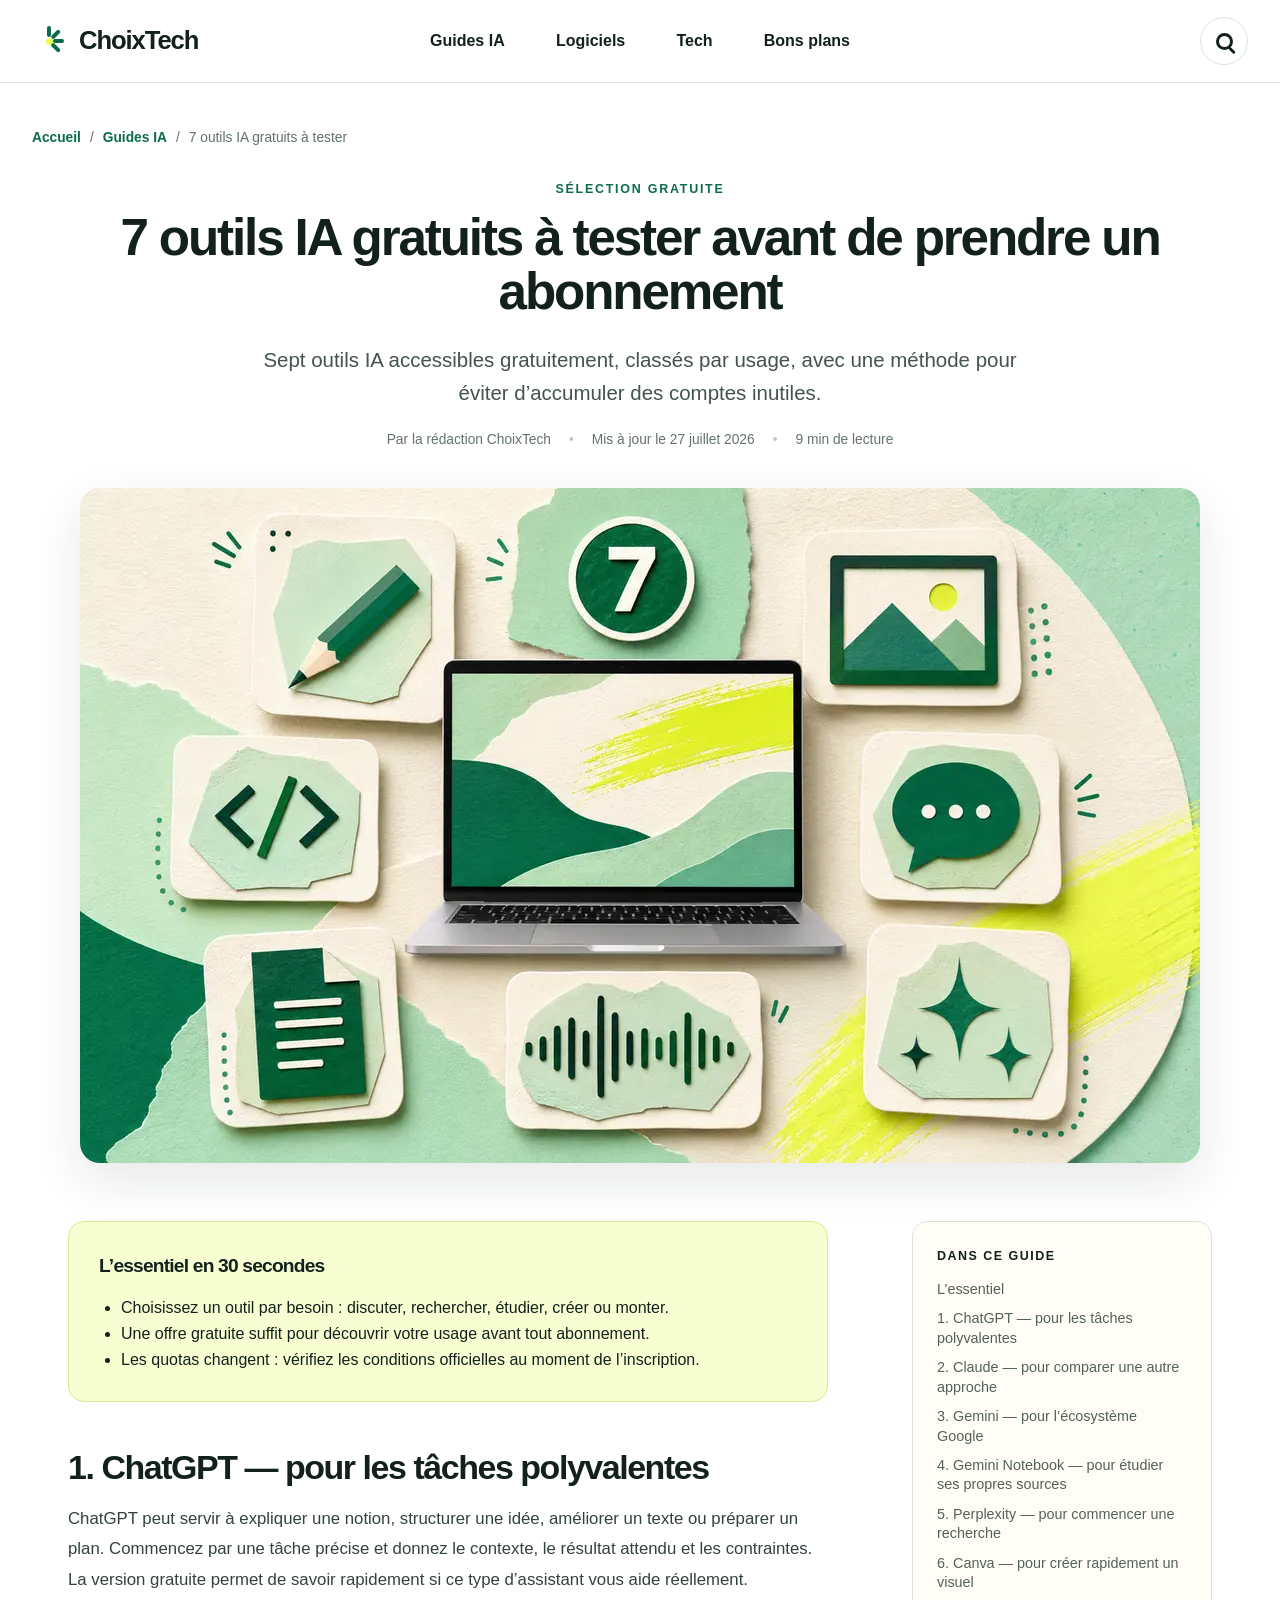
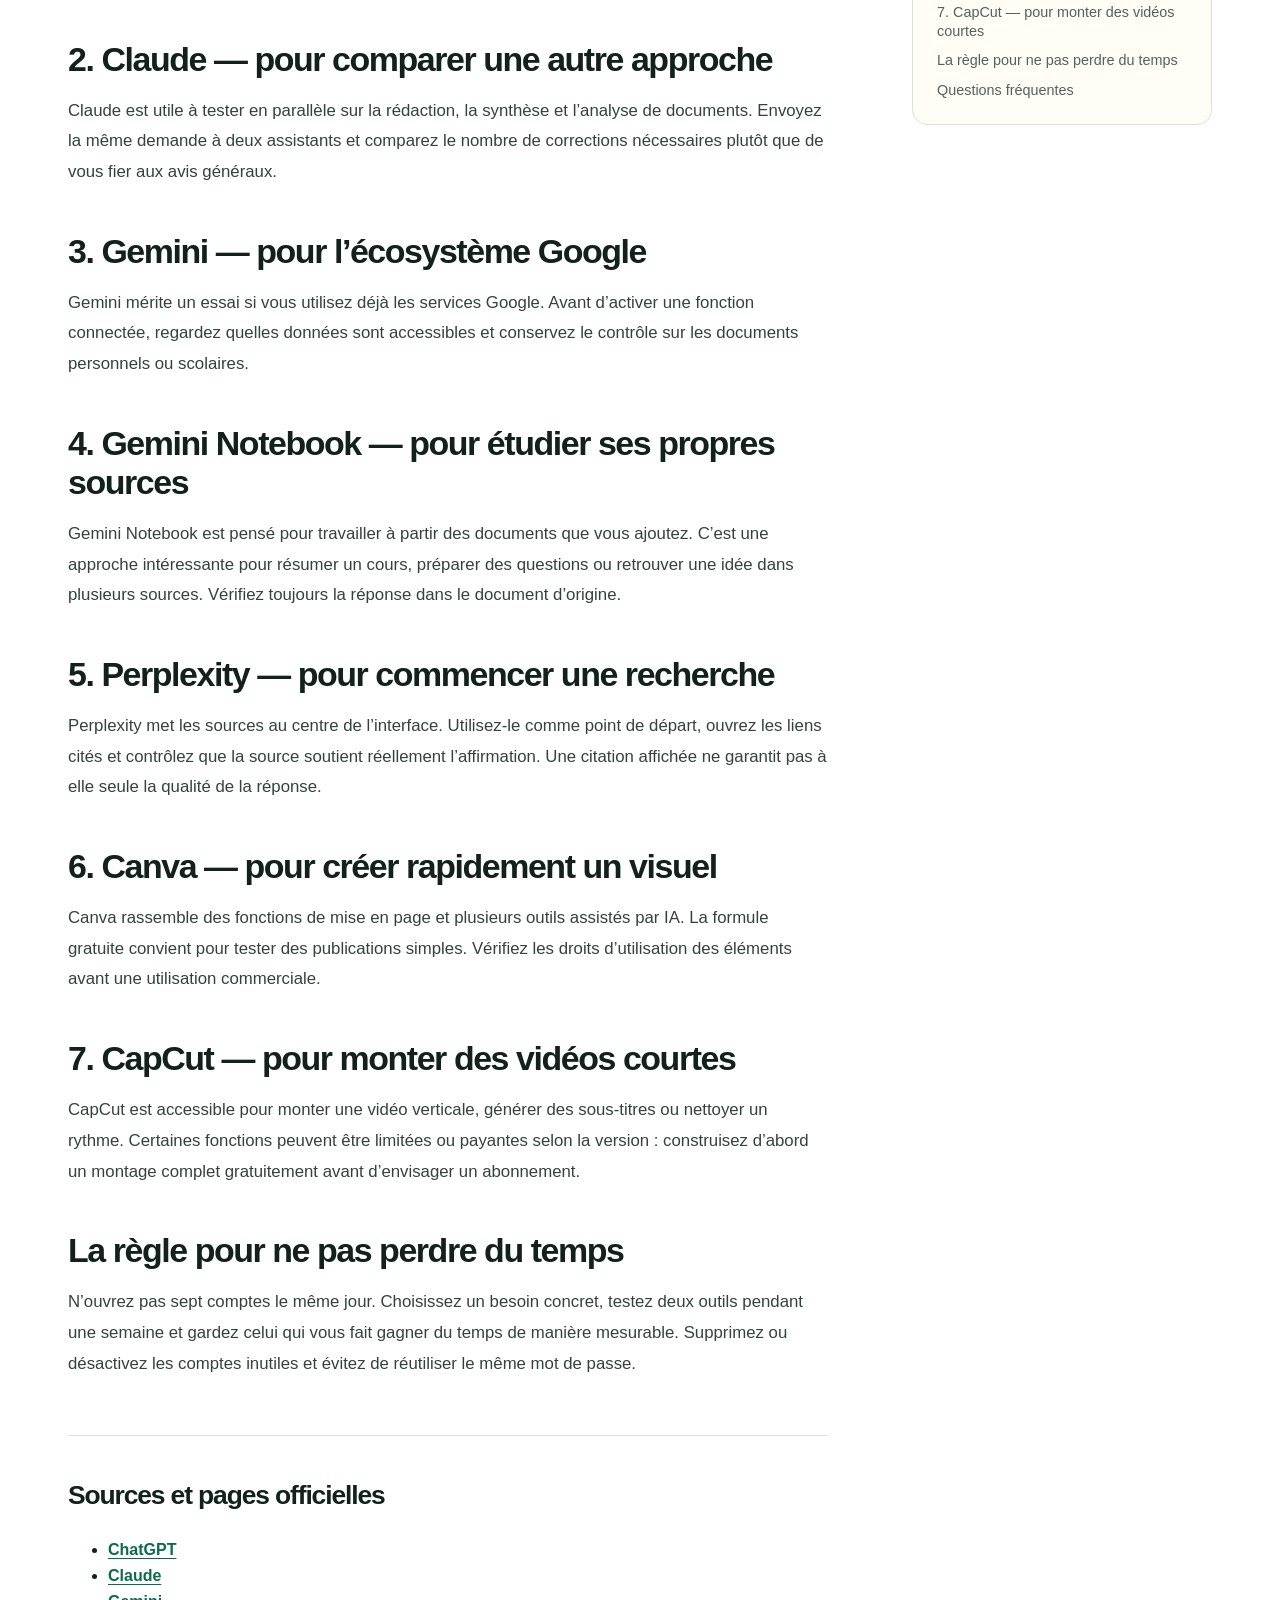
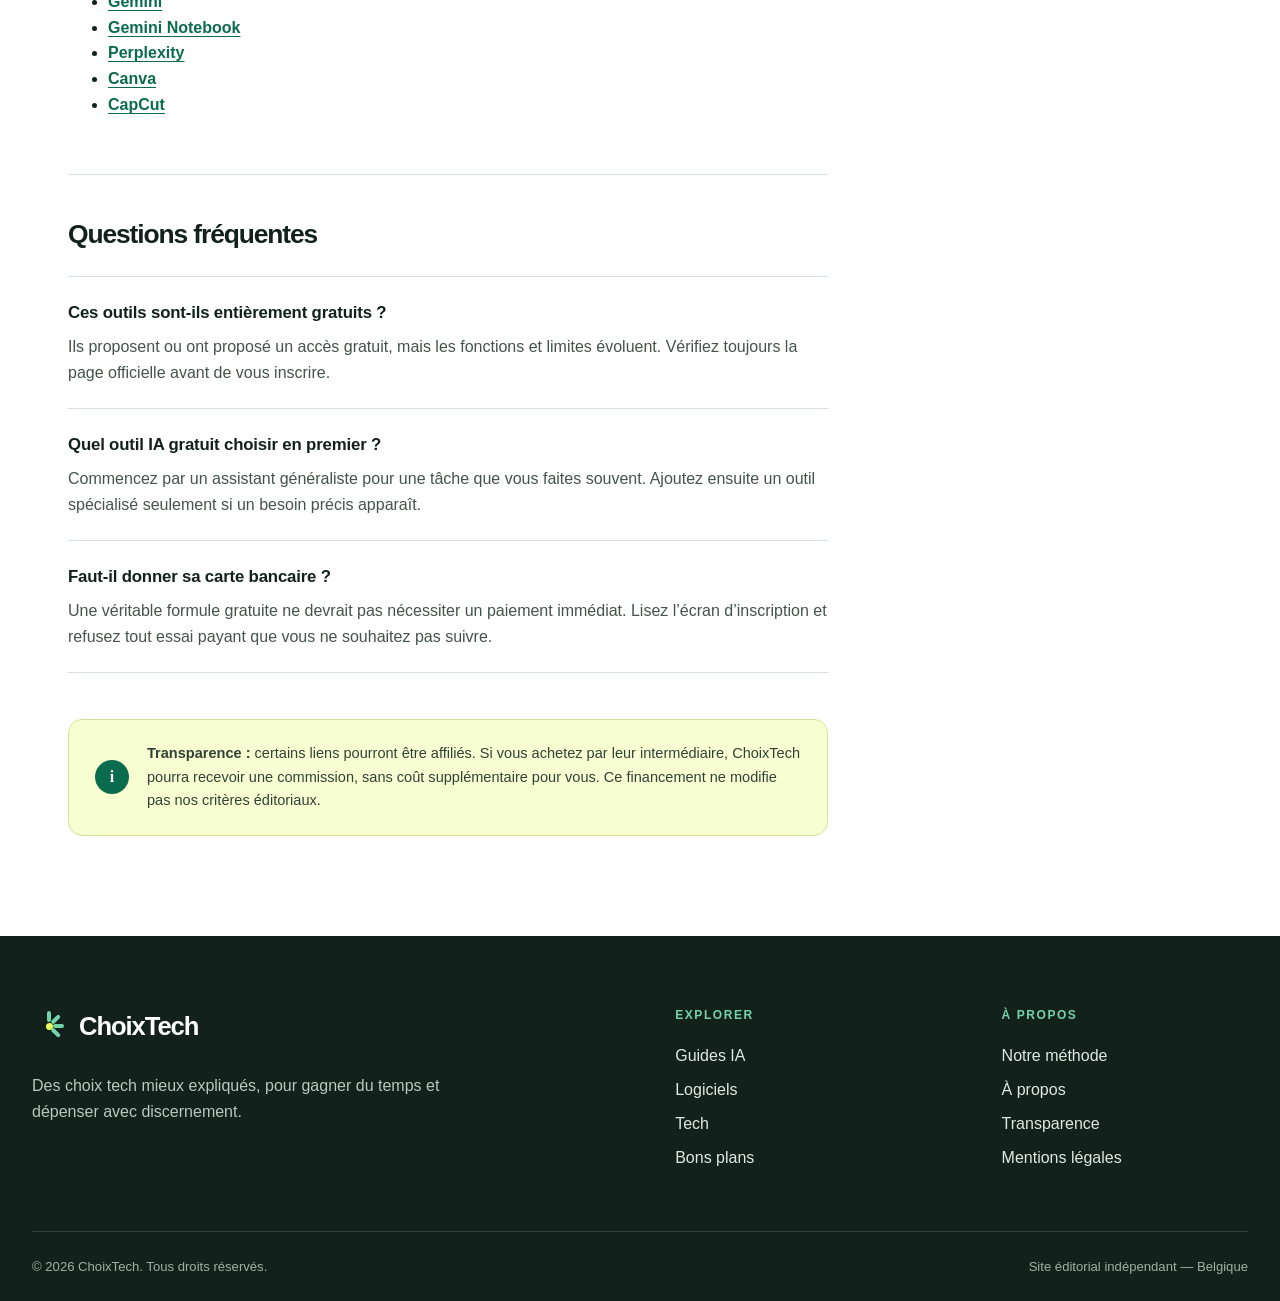
<file: guides-ia/outils-ia-gratuits/index.html>
<!doctype html>
<html lang="fr-BE">
<head>
  <meta charset="utf-8">
  <meta name="viewport" content="width=device-width,initial-scale=1">
  <title>7 outils IA gratuits à tester avant de prendre un abonnement | ChoixTech</title>
  <meta name="description" content="Sept outils IA accessibles gratuitement, classés par usage, avec une méthode pour éviter d’accumuler des comptes inutiles.">
  <meta name="robots" content="index,follow,max-image-preview:large,max-snippet:-1,max-video-preview:-1">
  <link rel="canonical" href="https://choixtech.de5.net/guides-ia/outils-ia-gratuits/">
  <link rel="icon" href="/favicon.svg" type="image/svg+xml">
  <link rel="stylesheet" href="/styles.css">
  <meta property="og:type" content="article">
  <meta property="og:locale" content="fr_BE">
  <meta property="og:site_name" content="ChoixTech">
  <meta property="og:title" content="7 outils IA gratuits à tester avant de prendre un abonnement | ChoixTech">
  <meta property="og:description" content="Sept outils IA accessibles gratuitement, classés par usage, avec une méthode pour éviter d’accumuler des comptes inutiles.">
  <meta property="og:url" content="https://choixtech.de5.net/guides-ia/outils-ia-gratuits/">
  <meta property="og:image" content="https://choixtech.de5.net/images/free-ai-tools.webp">
  <meta name="twitter:card" content="summary_large_image">
  <meta name="twitter:title" content="7 outils IA gratuits à tester avant de prendre un abonnement | ChoixTech">
  <meta name="twitter:description" content="Sept outils IA accessibles gratuitement, classés par usage, avec une méthode pour éviter d’accumuler des comptes inutiles.">
  <meta name="twitter:image" content="https://choixtech.de5.net/images/free-ai-tools.webp">
</head>
<body>

  <a class="skip-link" href="#contenu">Aller au contenu</a>
  <header class="site-header">
    <div class="site-container header-inner">
      
  <a class="brand" href="/" aria-label="ChoixTech, accueil">
    <span class="brand-mark" aria-hidden="true"><i></i><i></i><i></i><i></i></span>
    <span>ChoixTech</span>
  </a>
      <nav class="desktop-nav" aria-label="Navigation principale">
        <a href="/guides-ia/">Guides IA</a><a href="/logiciels/">Logiciels</a><a href="/tech/">Tech</a><a href="/bons-plans/">Bons plans</a>
      </nav>
      <a class="search-shortcut" href="/#articles" aria-label="Parcourir les derniers guides">
        <span aria-hidden="true"></span>
      </a>
      <details class="mobile-menu">
        <summary aria-label="Ouvrir le menu"><span></span><span></span><span></span></summary>
        <nav aria-label="Navigation mobile">
          <a href="/guides-ia/">Guides IA</a><a href="/logiciels/">Logiciels</a><a href="/tech/">Tech</a><a href="/bons-plans/">Bons plans</a>
        </nav>
      </details>
    </div>
  </header>

  <main class="article-shell" id="contenu">
    <div class="site-container">
      <nav class="breadcrumb" aria-label="Fil d’Ariane">
        <a href="/">Accueil</a><span aria-hidden="true">/</span>
        <a href="/guides-ia/">Guides IA</a><span aria-hidden="true">/</span>
        <span aria-current="page">7 outils IA gratuits à tester</span>
      </nav>
      <header class="article-header">
        <p class="eyebrow">Sélection gratuite</p>
        <h1>7 outils IA gratuits à tester avant de prendre un abonnement</h1>
        <p class="article-deck">Sept outils IA accessibles gratuitement, classés par usage, avec une méthode pour éviter d’accumuler des comptes inutiles.</p>
        <div class="article-byline">
          <span>Par la rédaction ChoixTech</span>
          <span>Mis à jour le <time datetime="2026-07-27">27 juillet 2026</time></span>
          <span>9 min de lecture</span>
        </div>
      </header>
      <figure class="article-hero-image"><img src="/images/free-ai-tools.webp" alt="Ordinateur entouré de sept icônes d’outils numériques dans un collage vert, crème et jaune" width="1200" height="675" fetchpriority="high"></figure>
      <div class="article-layout">
        <article class="article-body">
          <section class="takeaway-box" aria-labelledby="a-retenir">
            <h2 id="a-retenir">L’essentiel en 30 secondes</h2>
            <ul><li>Choisissez un outil par besoin : discuter, rechercher, étudier, créer ou monter.</li><li>Une offre gratuite suffit pour découvrir votre usage avant tout abonnement.</li><li>Les quotas changent : vérifiez les conditions officielles au moment de l’inscription.</li></ul>
          </section>
          
              <section class="article-section" id="section-1">
                <h2>1. ChatGPT — pour les tâches polyvalentes</h2>
                <p>ChatGPT peut servir à expliquer une notion, structurer une idée, améliorer un texte ou préparer un plan. Commencez par une tâche précise et donnez le contexte, le résultat attendu et les contraintes. La version gratuite permet de savoir rapidement si ce type d’assistant vous aide réellement.</p>
                
              </section>
              <section class="article-section" id="section-2">
                <h2>2. Claude — pour comparer une autre approche</h2>
                <p>Claude est utile à tester en parallèle sur la rédaction, la synthèse et l’analyse de documents. Envoyez la même demande à deux assistants et comparez le nombre de corrections nécessaires plutôt que de vous fier aux avis généraux.</p>
                
              </section>
              <section class="article-section" id="section-3">
                <h2>3. Gemini — pour l’écosystème Google</h2>
                <p>Gemini mérite un essai si vous utilisez déjà les services Google. Avant d’activer une fonction connectée, regardez quelles données sont accessibles et conservez le contrôle sur les documents personnels ou scolaires.</p>
                
              </section>
              <section class="article-section" id="section-4">
                <h2>4. Gemini Notebook — pour étudier ses propres sources</h2>
                <p>Gemini Notebook est pensé pour travailler à partir des documents que vous ajoutez. C’est une approche intéressante pour résumer un cours, préparer des questions ou retrouver une idée dans plusieurs sources. Vérifiez toujours la réponse dans le document d’origine.</p>
                
              </section>
              <section class="article-section" id="section-5">
                <h2>5. Perplexity — pour commencer une recherche</h2>
                <p>Perplexity met les sources au centre de l’interface. Utilisez-le comme point de départ, ouvrez les liens cités et contrôlez que la source soutient réellement l’affirmation. Une citation affichée ne garantit pas à elle seule la qualité de la réponse.</p>
                
              </section>
              <section class="article-section" id="section-6">
                <h2>6. Canva — pour créer rapidement un visuel</h2>
                <p>Canva rassemble des fonctions de mise en page et plusieurs outils assistés par IA. La formule gratuite convient pour tester des publications simples. Vérifiez les droits d’utilisation des éléments avant une utilisation commerciale.</p>
                
              </section>
              <section class="article-section" id="section-7">
                <h2>7. CapCut — pour monter des vidéos courtes</h2>
                <p>CapCut est accessible pour monter une vidéo verticale, générer des sous-titres ou nettoyer un rythme. Certaines fonctions peuvent être limitées ou payantes selon la version : construisez d’abord un montage complet gratuitement avant d’envisager un abonnement.</p>
                
              </section>
              <section class="article-section" id="section-8">
                <h2>La règle pour ne pas perdre du temps</h2>
                <p>N’ouvrez pas sept comptes le même jour. Choisissez un besoin concret, testez deux outils pendant une semaine et gardez celui qui vous fait gagner du temps de manière mesurable. Supprimez ou désactivez les comptes inutiles et évitez de réutiliser le même mot de passe.</p>
                
              </section>
          <section class="sources-box"><h2>Sources et pages officielles</h2><ul><li><a href="https://chatgpt.com/" target="_blank" rel="noopener noreferrer">ChatGPT</a></li><li><a href="https://claude.ai/" target="_blank" rel="noopener noreferrer">Claude</a></li><li><a href="https://gemini.google.com/" target="_blank" rel="noopener noreferrer">Gemini</a></li><li><a href="https://notebooklm.google/" target="_blank" rel="noopener noreferrer">Gemini Notebook</a></li><li><a href="https://www.perplexity.ai/" target="_blank" rel="noopener noreferrer">Perplexity</a></li><li><a href="https://www.canva.com/" target="_blank" rel="noopener noreferrer">Canva</a></li><li><a href="https://www.capcut.com/" target="_blank" rel="noopener noreferrer">CapCut</a></li></ul></section>
          <section class="faq-block" aria-labelledby="questions">
            <h2 id="questions">Questions fréquentes</h2>
            <div class="faq-item"><h3>Ces outils sont-ils entièrement gratuits ?</h3><p>Ils proposent ou ont proposé un accès gratuit, mais les fonctions et limites évoluent. Vérifiez toujours la page officielle avant de vous inscrire.</p></div><div class="faq-item"><h3>Quel outil IA gratuit choisir en premier ?</h3><p>Commencez par un assistant généraliste pour une tâche que vous faites souvent. Ajoutez ensuite un outil spécialisé seulement si un besoin précis apparaît.</p></div><div class="faq-item"><h3>Faut-il donner sa carte bancaire ?</h3><p>Une véritable formule gratuite ne devrait pas nécessiter un paiement immédiat. Lisez l’écran d’inscription et refusez tout essai payant que vous ne souhaitez pas suivre.</p></div>
          </section>
          
  <aside class="disclosure" aria-label="Transparence sur l’affiliation">
    <span class="disclosure-icon" aria-hidden="true">i</span>
    <p><strong>Transparence :</strong> certains liens pourront être affiliés. Si vous achetez par leur intermédiaire, ChoixTech pourra recevoir une commission, sans coût supplémentaire pour vous. Ce financement ne modifie pas nos critères éditoriaux.</p>
  </aside>
        </article>
        <aside class="article-sidebar">
          <div class="article-sidebar-inner">
            <h2>Dans ce guide</h2>
            <nav aria-label="Sommaire de l’article">
              <a href="#a-retenir">L’essentiel</a>
              <a href="#section-1">1. ChatGPT — pour les tâches polyvalentes</a><a href="#section-2">2. Claude — pour comparer une autre approche</a><a href="#section-3">3. Gemini — pour l’écosystème Google</a><a href="#section-4">4. Gemini Notebook — pour étudier ses propres sources</a><a href="#section-5">5. Perplexity — pour commencer une recherche</a><a href="#section-6">6. Canva — pour créer rapidement un visuel</a><a href="#section-7">7. CapCut — pour monter des vidéos courtes</a><a href="#section-8">La règle pour ne pas perdre du temps</a>
              <a href="#questions">Questions fréquentes</a>
            </nav>
          </div>
        </aside>
      </div>
    </div>
  </main>

  <footer class="site-footer">
    <div class="site-container footer-grid">
      <div class="footer-intro">
        
  <a class="brand" href="/" aria-label="ChoixTech, accueil">
    <span class="brand-mark" aria-hidden="true"><i></i><i></i><i></i><i></i></span>
    <span>ChoixTech</span>
  </a>
        <p>Des choix tech mieux expliqués, pour gagner du temps et dépenser avec discernement.</p>
      </div>
      <div class="footer-column">
        <h2>Explorer</h2>
        <a href="/guides-ia/">Guides IA</a><a href="/logiciels/">Logiciels</a><a href="/tech/">Tech</a><a href="/bons-plans/">Bons plans</a>
      </div>
      <div class="footer-column">
        <h2>À propos</h2>
        <a href="/methodologie/">Notre méthode</a>
        <a href="/a-propos/">À propos</a>
        <a href="/transparence/">Transparence</a>
        <a href="/mentions-legales/">Mentions légales</a>
      </div>
    </div>
    <div class="site-container footer-bottom">
      <p>© 2026 ChoixTech. Tous droits réservés.</p>
      <p>Site éditorial indépendant — Belgique</p>
    </div>
  </footer>
<script type="application/ld+json">{"@context":"https://schema.org","@type":"WebSite","name":"ChoixTech","url":"https://choixtech.de5.net","description":"Des comparatifs indépendants, des guides pratiques et des bons plans expliqués clairement pour choisir vos outils IA, logiciels et produits tech.","inLanguage":"fr-BE","publisher":{"@type":"Organization","name":"ChoixTech","url":"https://choixtech.de5.net"}}</script>
<script type="application/ld+json">{"@context":"https://schema.org","@type":"Article","headline":"7 outils IA gratuits à tester avant de prendre un abonnement","description":"Sept outils IA accessibles gratuitement, classés par usage, avec une méthode pour éviter d’accumuler des comptes inutiles.","image":["https://choixtech.de5.net/images/free-ai-tools.webp"],"datePublished":"2026-07-27","dateModified":"2026-07-27","inLanguage":"fr-BE","mainEntityOfPage":"https://choixtech.de5.net/guides-ia/outils-ia-gratuits/","author":{"@type":"Organization","name":"Rédaction ChoixTech","url":"https://choixtech.de5.net/a-propos/"},"publisher":{"@type":"Organization","name":"ChoixTech","url":"https://choixtech.de5.net"}}</script>
<script type="application/ld+json">{"@context":"https://schema.org","@type":"BreadcrumbList","itemListElement":[{"@type":"ListItem","position":1,"name":"Accueil","item":"https://choixtech.de5.net/"},{"@type":"ListItem","position":2,"name":"Guides IA","item":"https://choixtech.de5.net/guides-ia/"},{"@type":"ListItem","position":3,"name":"7 outils IA gratuits à tester","item":"https://choixtech.de5.net/guides-ia/outils-ia-gratuits/"}]}</script>
</body>
</html>
</file>
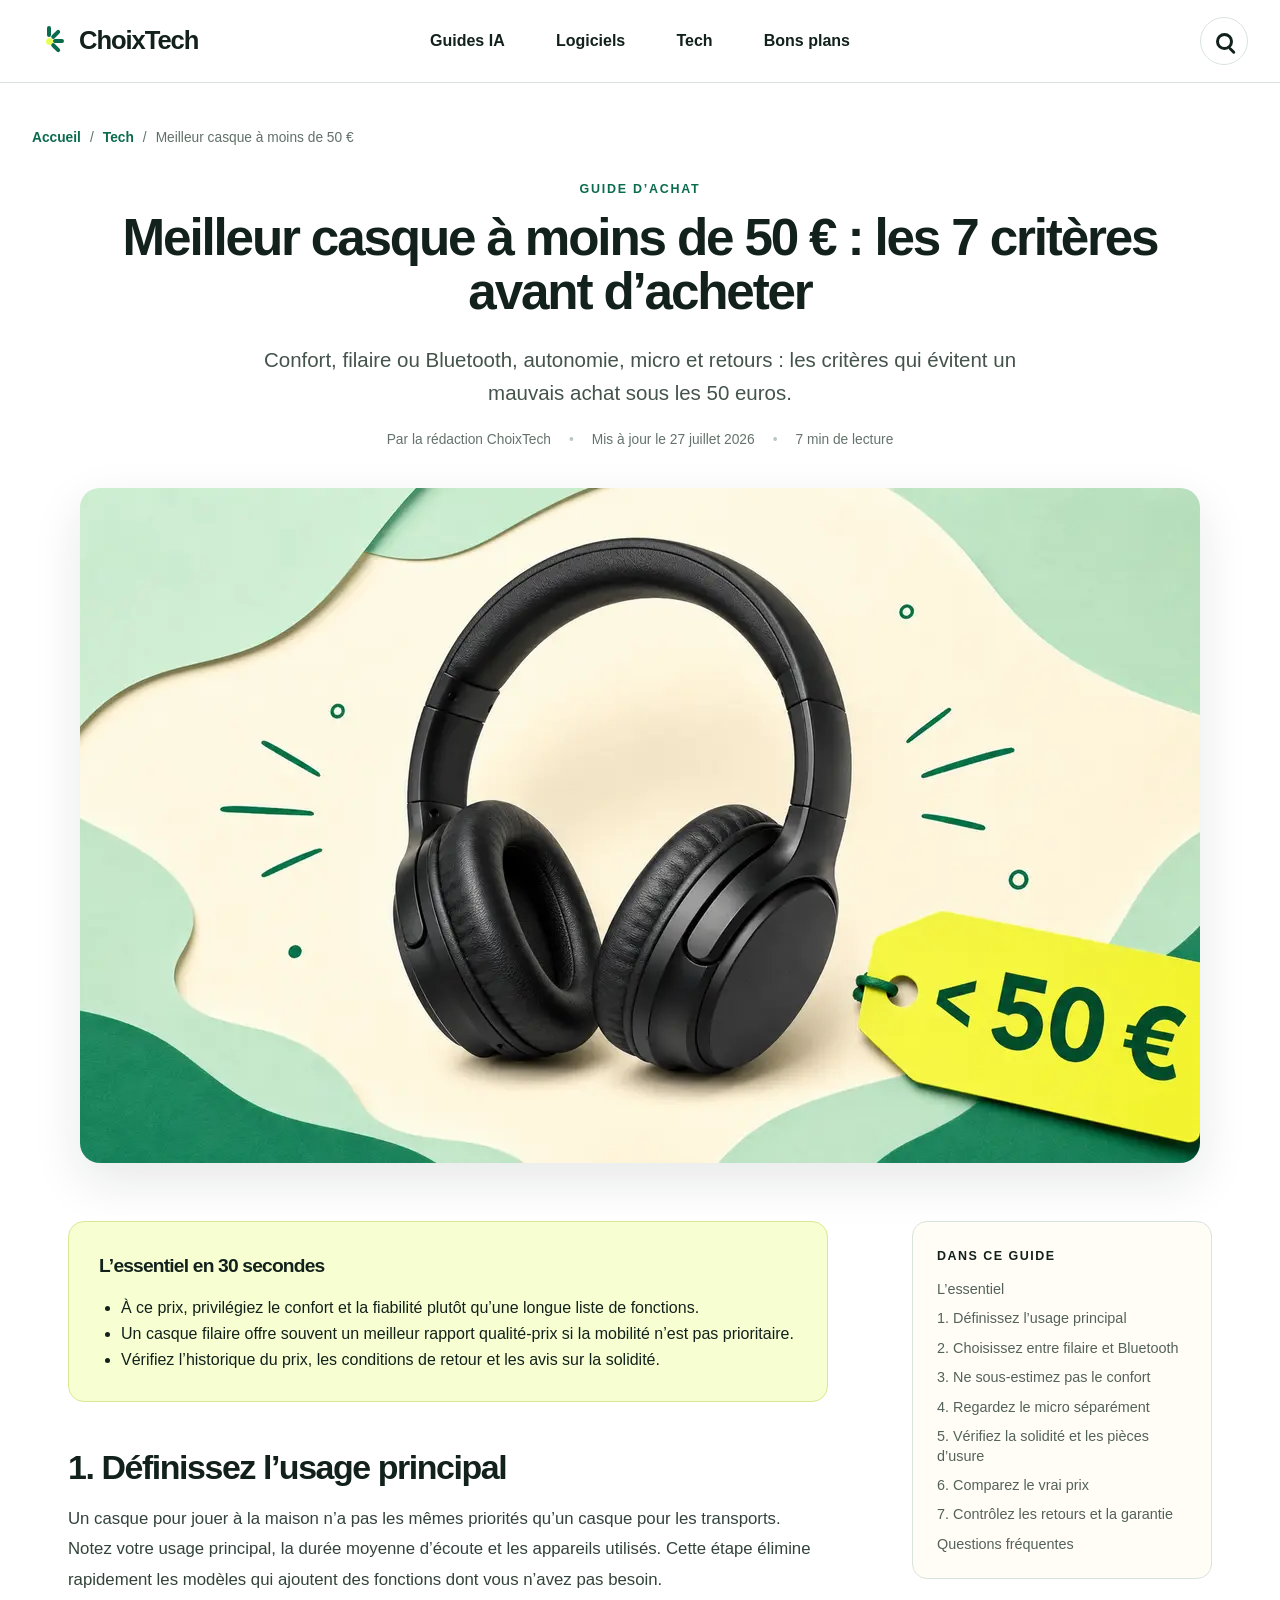
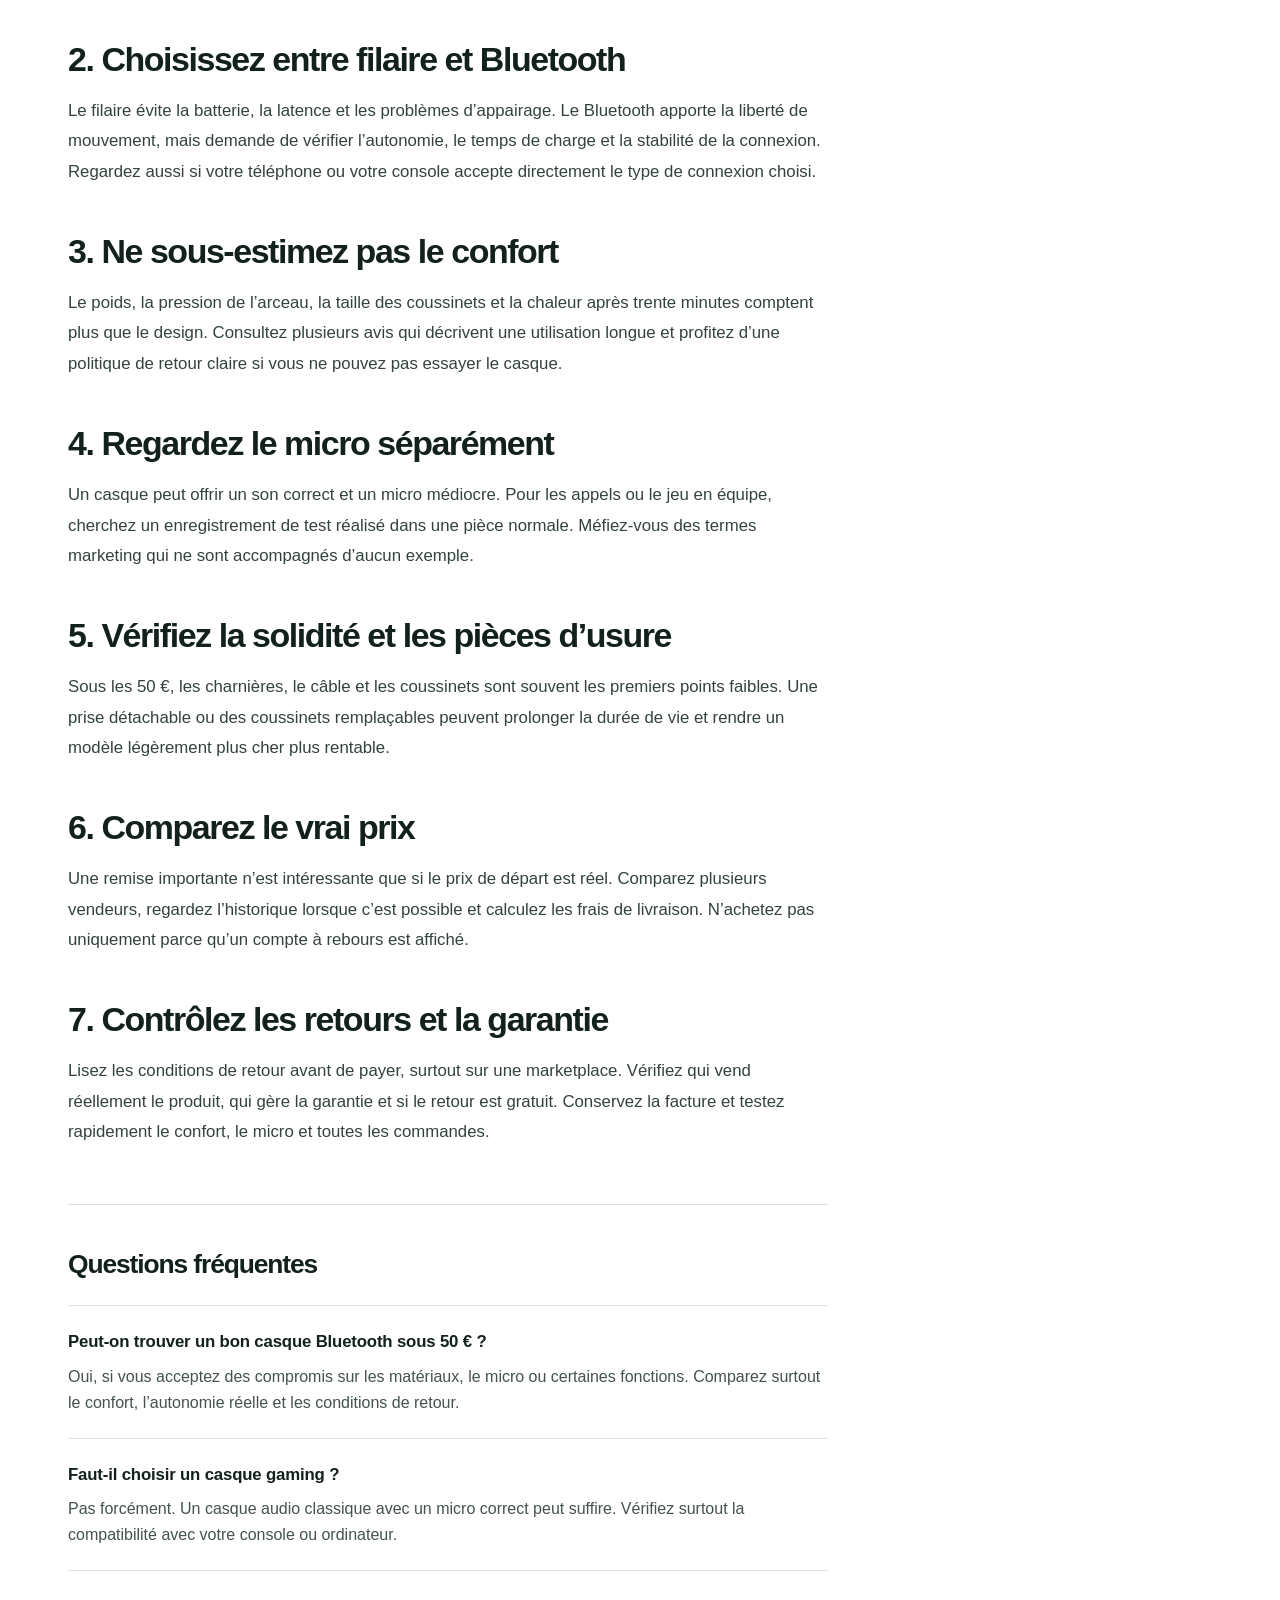
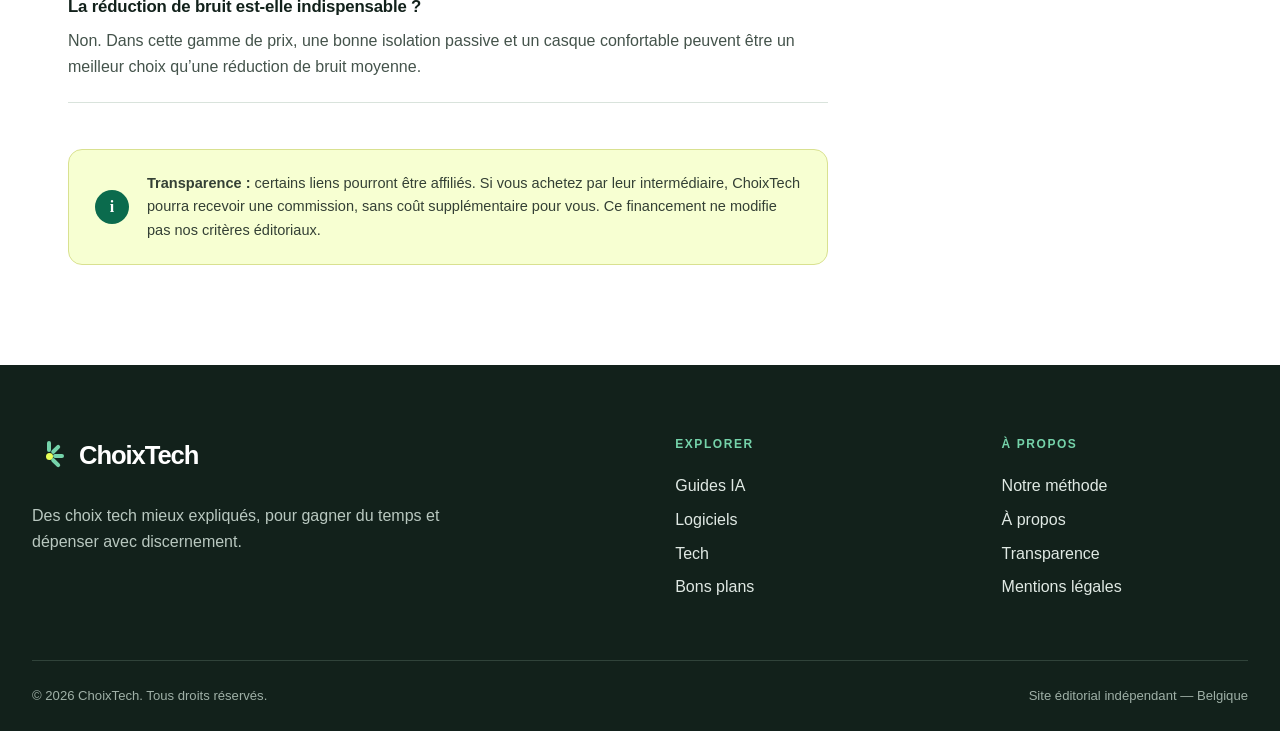
<file: tech/casque-moins-de-50-euros/index.html>
<!doctype html>
<html lang="fr-BE">
<head>
  <meta charset="utf-8">
  <meta name="viewport" content="width=device-width,initial-scale=1">
  <title>Meilleur casque à moins de 50 € : les 7 critères avant d’acheter | ChoixTech</title>
  <meta name="description" content="Confort, filaire ou Bluetooth, autonomie, micro et retours : les critères qui évitent un mauvais achat sous les 50 euros.">
  <meta name="robots" content="index,follow,max-image-preview:large,max-snippet:-1,max-video-preview:-1">
  <link rel="canonical" href="https://choixtech.de5.net/tech/casque-moins-de-50-euros/">
  <link rel="icon" href="/favicon.svg" type="image/svg+xml">
  <link rel="stylesheet" href="/styles.css">
  <meta property="og:type" content="article">
  <meta property="og:locale" content="fr_BE">
  <meta property="og:site_name" content="ChoixTech">
  <meta property="og:title" content="Meilleur casque à moins de 50 € : les 7 critères avant d’acheter | ChoixTech">
  <meta property="og:description" content="Confort, filaire ou Bluetooth, autonomie, micro et retours : les critères qui évitent un mauvais achat sous les 50 euros.">
  <meta property="og:url" content="https://choixtech.de5.net/tech/casque-moins-de-50-euros/">
  <meta property="og:image" content="https://choixtech.de5.net/images/headphones-under-50.webp">
  <meta name="twitter:card" content="summary_large_image">
  <meta name="twitter:title" content="Meilleur casque à moins de 50 € : les 7 critères avant d’acheter | ChoixTech">
  <meta name="twitter:description" content="Confort, filaire ou Bluetooth, autonomie, micro et retours : les critères qui évitent un mauvais achat sous les 50 euros.">
  <meta name="twitter:image" content="https://choixtech.de5.net/images/headphones-under-50.webp">
</head>
<body>

  <a class="skip-link" href="#contenu">Aller au contenu</a>
  <header class="site-header">
    <div class="site-container header-inner">
      
  <a class="brand" href="/" aria-label="ChoixTech, accueil">
    <span class="brand-mark" aria-hidden="true"><i></i><i></i><i></i><i></i></span>
    <span>ChoixTech</span>
  </a>
      <nav class="desktop-nav" aria-label="Navigation principale">
        <a href="/guides-ia/">Guides IA</a><a href="/logiciels/">Logiciels</a><a href="/tech/">Tech</a><a href="/bons-plans/">Bons plans</a>
      </nav>
      <a class="search-shortcut" href="/#articles" aria-label="Parcourir les derniers guides">
        <span aria-hidden="true"></span>
      </a>
      <details class="mobile-menu">
        <summary aria-label="Ouvrir le menu"><span></span><span></span><span></span></summary>
        <nav aria-label="Navigation mobile">
          <a href="/guides-ia/">Guides IA</a><a href="/logiciels/">Logiciels</a><a href="/tech/">Tech</a><a href="/bons-plans/">Bons plans</a>
        </nav>
      </details>
    </div>
  </header>

  <main class="article-shell" id="contenu">
    <div class="site-container">
      <nav class="breadcrumb" aria-label="Fil d’Ariane">
        <a href="/">Accueil</a><span aria-hidden="true">/</span>
        <a href="/tech/">Tech</a><span aria-hidden="true">/</span>
        <span aria-current="page">Meilleur casque à moins de 50 €</span>
      </nav>
      <header class="article-header">
        <p class="eyebrow">Guide d’achat</p>
        <h1>Meilleur casque à moins de 50 € : les 7 critères avant d’acheter</h1>
        <p class="article-deck">Confort, filaire ou Bluetooth, autonomie, micro et retours : les critères qui évitent un mauvais achat sous les 50 euros.</p>
        <div class="article-byline">
          <span>Par la rédaction ChoixTech</span>
          <span>Mis à jour le <time datetime="2026-07-27">27 juillet 2026</time></span>
          <span>7 min de lecture</span>
        </div>
      </header>
      <figure class="article-hero-image"><img src="/images/headphones-under-50.webp" alt="Casque audio noir présenté sur un collage vert et jaune avec une étiquette moins de 50 euros" width="1200" height="675" fetchpriority="high"></figure>
      <div class="article-layout">
        <article class="article-body">
          <section class="takeaway-box" aria-labelledby="a-retenir">
            <h2 id="a-retenir">L’essentiel en 30 secondes</h2>
            <ul><li>À ce prix, privilégiez le confort et la fiabilité plutôt qu’une longue liste de fonctions.</li><li>Un casque filaire offre souvent un meilleur rapport qualité-prix si la mobilité n’est pas prioritaire.</li><li>Vérifiez l’historique du prix, les conditions de retour et les avis sur la solidité.</li></ul>
          </section>
          
              <section class="article-section" id="section-1">
                <h2>1. Définissez l’usage principal</h2>
                <p>Un casque pour jouer à la maison n’a pas les mêmes priorités qu’un casque pour les transports. Notez votre usage principal, la durée moyenne d’écoute et les appareils utilisés. Cette étape élimine rapidement les modèles qui ajoutent des fonctions dont vous n’avez pas besoin.</p>
                
              </section>
              <section class="article-section" id="section-2">
                <h2>2. Choisissez entre filaire et Bluetooth</h2>
                <p>Le filaire évite la batterie, la latence et les problèmes d’appairage. Le Bluetooth apporte la liberté de mouvement, mais demande de vérifier l’autonomie, le temps de charge et la stabilité de la connexion. Regardez aussi si votre téléphone ou votre console accepte directement le type de connexion choisi.</p>
                
              </section>
              <section class="article-section" id="section-3">
                <h2>3. Ne sous-estimez pas le confort</h2>
                <p>Le poids, la pression de l’arceau, la taille des coussinets et la chaleur après trente minutes comptent plus que le design. Consultez plusieurs avis qui décrivent une utilisation longue et profitez d’une politique de retour claire si vous ne pouvez pas essayer le casque.</p>
                
              </section>
              <section class="article-section" id="section-4">
                <h2>4. Regardez le micro séparément</h2>
                <p>Un casque peut offrir un son correct et un micro médiocre. Pour les appels ou le jeu en équipe, cherchez un enregistrement de test réalisé dans une pièce normale. Méfiez-vous des termes marketing qui ne sont accompagnés d’aucun exemple.</p>
                
              </section>
              <section class="article-section" id="section-5">
                <h2>5. Vérifiez la solidité et les pièces d’usure</h2>
                <p>Sous les 50 €, les charnières, le câble et les coussinets sont souvent les premiers points faibles. Une prise détachable ou des coussinets remplaçables peuvent prolonger la durée de vie et rendre un modèle légèrement plus cher plus rentable.</p>
                
              </section>
              <section class="article-section" id="section-6">
                <h2>6. Comparez le vrai prix</h2>
                <p>Une remise importante n’est intéressante que si le prix de départ est réel. Comparez plusieurs vendeurs, regardez l’historique lorsque c’est possible et calculez les frais de livraison. N’achetez pas uniquement parce qu’un compte à rebours est affiché.</p>
                
              </section>
              <section class="article-section" id="section-7">
                <h2>7. Contrôlez les retours et la garantie</h2>
                <p>Lisez les conditions de retour avant de payer, surtout sur une marketplace. Vérifiez qui vend réellement le produit, qui gère la garantie et si le retour est gratuit. Conservez la facture et testez rapidement le confort, le micro et toutes les commandes.</p>
                
              </section>
          
          <section class="faq-block" aria-labelledby="questions">
            <h2 id="questions">Questions fréquentes</h2>
            <div class="faq-item"><h3>Peut-on trouver un bon casque Bluetooth sous 50 € ?</h3><p>Oui, si vous acceptez des compromis sur les matériaux, le micro ou certaines fonctions. Comparez surtout le confort, l’autonomie réelle et les conditions de retour.</p></div><div class="faq-item"><h3>Faut-il choisir un casque gaming ?</h3><p>Pas forcément. Un casque audio classique avec un micro correct peut suffire. Vérifiez surtout la compatibilité avec votre console ou ordinateur.</p></div><div class="faq-item"><h3>La réduction de bruit est-elle indispensable ?</h3><p>Non. Dans cette gamme de prix, une bonne isolation passive et un casque confortable peuvent être un meilleur choix qu’une réduction de bruit moyenne.</p></div>
          </section>
          
  <aside class="disclosure" aria-label="Transparence sur l’affiliation">
    <span class="disclosure-icon" aria-hidden="true">i</span>
    <p><strong>Transparence :</strong> certains liens pourront être affiliés. Si vous achetez par leur intermédiaire, ChoixTech pourra recevoir une commission, sans coût supplémentaire pour vous. Ce financement ne modifie pas nos critères éditoriaux.</p>
  </aside>
        </article>
        <aside class="article-sidebar">
          <div class="article-sidebar-inner">
            <h2>Dans ce guide</h2>
            <nav aria-label="Sommaire de l’article">
              <a href="#a-retenir">L’essentiel</a>
              <a href="#section-1">1. Définissez l’usage principal</a><a href="#section-2">2. Choisissez entre filaire et Bluetooth</a><a href="#section-3">3. Ne sous-estimez pas le confort</a><a href="#section-4">4. Regardez le micro séparément</a><a href="#section-5">5. Vérifiez la solidité et les pièces d’usure</a><a href="#section-6">6. Comparez le vrai prix</a><a href="#section-7">7. Contrôlez les retours et la garantie</a>
              <a href="#questions">Questions fréquentes</a>
            </nav>
          </div>
        </aside>
      </div>
    </div>
  </main>

  <footer class="site-footer">
    <div class="site-container footer-grid">
      <div class="footer-intro">
        
  <a class="brand" href="/" aria-label="ChoixTech, accueil">
    <span class="brand-mark" aria-hidden="true"><i></i><i></i><i></i><i></i></span>
    <span>ChoixTech</span>
  </a>
        <p>Des choix tech mieux expliqués, pour gagner du temps et dépenser avec discernement.</p>
      </div>
      <div class="footer-column">
        <h2>Explorer</h2>
        <a href="/guides-ia/">Guides IA</a><a href="/logiciels/">Logiciels</a><a href="/tech/">Tech</a><a href="/bons-plans/">Bons plans</a>
      </div>
      <div class="footer-column">
        <h2>À propos</h2>
        <a href="/methodologie/">Notre méthode</a>
        <a href="/a-propos/">À propos</a>
        <a href="/transparence/">Transparence</a>
        <a href="/mentions-legales/">Mentions légales</a>
      </div>
    </div>
    <div class="site-container footer-bottom">
      <p>© 2026 ChoixTech. Tous droits réservés.</p>
      <p>Site éditorial indépendant — Belgique</p>
    </div>
  </footer>
<script type="application/ld+json">{"@context":"https://schema.org","@type":"WebSite","name":"ChoixTech","url":"https://choixtech.de5.net","description":"Des comparatifs indépendants, des guides pratiques et des bons plans expliqués clairement pour choisir vos outils IA, logiciels et produits tech.","inLanguage":"fr-BE","publisher":{"@type":"Organization","name":"ChoixTech","url":"https://choixtech.de5.net"}}</script>
<script type="application/ld+json">{"@context":"https://schema.org","@type":"Article","headline":"Meilleur casque à moins de 50 € : les 7 critères avant d’acheter","description":"Confort, filaire ou Bluetooth, autonomie, micro et retours : les critères qui évitent un mauvais achat sous les 50 euros.","image":["https://choixtech.de5.net/images/headphones-under-50.webp"],"datePublished":"2026-07-27","dateModified":"2026-07-27","inLanguage":"fr-BE","mainEntityOfPage":"https://choixtech.de5.net/tech/casque-moins-de-50-euros/","author":{"@type":"Organization","name":"Rédaction ChoixTech","url":"https://choixtech.de5.net/a-propos/"},"publisher":{"@type":"Organization","name":"ChoixTech","url":"https://choixtech.de5.net"}}</script>
<script type="application/ld+json">{"@context":"https://schema.org","@type":"BreadcrumbList","itemListElement":[{"@type":"ListItem","position":1,"name":"Accueil","item":"https://choixtech.de5.net/"},{"@type":"ListItem","position":2,"name":"Tech","item":"https://choixtech.de5.net/tech/"},{"@type":"ListItem","position":3,"name":"Meilleur casque à moins de 50 €","item":"https://choixtech.de5.net/tech/casque-moins-de-50-euros/"}]}</script>
</body>
</html>
</file>
<file: styles.css>
:root {
  --ink: #12211b;
  --muted: #44534b;
  --green: #0b6b4d;
  --green-dark: #07543d;
  --lemon: #e8ff57;
  --lemon-pale: #f7ffd2;
  --mint: #e9f7f0;
  --paper: #fffdf6;
  --line: #d9e3dc;
  --white: #fff;
  --content: 1336px;
  --shadow: 0 18px 50px rgba(18, 33, 27, 0.1);
}

* { box-sizing: border-box; }
html { scroll-behavior: smooth; }
body {
  margin: 0;
  background: var(--white);
  color: var(--ink);
  font-family: "Avenir Next", "Segoe UI", "Helvetica Neue", Arial, sans-serif;
  font-size: 16px;
  line-height: 1.62;
  -webkit-font-smoothing: antialiased;
}
a { color: inherit; text-decoration: none; }
img { display: block; max-width: 100%; }
h1, h2, h3, p { margin-top: 0; }
h1, h2, h3, .brand {
  font-family: "Arial Black", "Avenir Next", "Segoe UI", Arial, sans-serif;
  letter-spacing: -0.042em;
}
::selection { background: var(--lemon); }
:focus-visible { outline: 3px solid var(--green); outline-offset: 4px; }
.site-container { width: min(calc(100% - 64px), var(--content)); margin-inline: auto; }
.skip-link {
  position: fixed; z-index: 100; top: 12px; left: 12px;
  padding: 10px 16px; border-radius: 999px; background: var(--ink);
  color: #fff; transform: translateY(-160%);
}
.skip-link:focus { transform: translateY(0); }

.site-header {
  position: sticky; z-index: 50; top: 0; border-bottom: 1px solid var(--line);
  background: rgba(255,255,255,.94); backdrop-filter: blur(16px);
}
.header-inner {
  display: grid; grid-template-columns: 1fr auto 1fr;
  align-items: center; min-height: 82px;
}
.brand {
  display: inline-flex; align-items: center; justify-self: start; gap: 13px;
  width: max-content; font-size: clamp(1.35rem,2vw,1.85rem); font-weight: 900;
}
.brand-mark { position: relative; display: inline-block; width: 34px; height: 34px; flex: 0 0 34px; }
.brand-mark::before {
  position: absolute; top: 14px; left: 14px; width: 7px; height: 7px;
  border-radius: 50%; background: var(--lemon); content: "";
}
.brand-mark i {
  position: absolute; top: 2px; left: 15px; width: 4px; height: 11px;
  border-radius: 99px; background: var(--green); transform-origin: 2px 15px;
}
.brand-mark i:nth-child(2){transform:rotate(45deg)}
.brand-mark i:nth-child(3){transform:rotate(90deg)}
.brand-mark i:nth-child(4){transform:rotate(135deg)}
.desktop-nav { display:flex; align-items:center; gap:clamp(28px,4vw,64px); font-weight:750; }
.desktop-nav a { position:relative; padding-block:28px; }
.desktop-nav a::after {
  position:absolute; right:0; bottom:20px; left:0; height:3px; border-radius:99px;
  background:var(--green); content:""; transform:scaleX(0); transform-origin:left;
  transition:transform .18s ease;
}
.desktop-nav a:hover::after { transform:scaleX(1); }
.search-shortcut {
  display:grid; width:48px; height:48px; place-items:center; justify-self:end;
  border:1px solid var(--line); border-radius:50%; transition:.18s ease;
}
.search-shortcut span {
  position:relative; width:17px; height:17px; border:3px solid var(--ink); border-radius:50%;
}
.search-shortcut span::after {
  position:absolute; right:-6px; bottom:-5px; width:8px; height:3px;
  border-radius:99px; background:var(--ink); content:""; transform:rotate(45deg);
}
.search-shortcut:hover { border-color:var(--green); background:var(--mint); transform:translateY(-2px); }
.mobile-menu { display:none; }

.hero {
  overflow:hidden; border-bottom:1px solid var(--line);
  background:radial-gradient(circle at 88% 25%,rgba(232,255,87,.2),transparent 28%),linear-gradient(#fff,#fffef9);
}
.hero-grid { display:grid; grid-template-columns:.88fr 1.12fr; align-items:center; min-height:540px; }
.hero-copy { position:relative; z-index:2; padding:72px 36px 76px 0; }
.hero-dash { display:block; width:50px; height:5px; margin-bottom:22px; border-radius:99px; background:var(--lemon); }
.eyebrow {
  margin-bottom:13px; color:var(--green); font-size:.78rem; font-weight:850;
  letter-spacing:.14em; line-height:1.3; text-transform:uppercase;
}
.hero h1 {
  max-width:690px; margin-bottom:22px; font-size:clamp(3.15rem,4.6vw,5rem);
  font-weight:900; line-height:1.02;
}
.hero-lead { max-width:590px; margin-bottom:30px; color:var(--muted); font-size:clamp(1.16rem,1.8vw,1.42rem); }
.hero-actions { display:flex; align-items:center; flex-wrap:wrap; gap:12px; }
.button {
  display:inline-flex; min-height:54px; align-items:center; justify-content:center;
  gap:11px; padding:14px 24px; border:1px solid transparent; border-radius:9px;
  font-weight:850; line-height:1.2; transition:.18s ease;
}
.button-primary { background:var(--green); box-shadow:0 10px 24px rgba(11,107,77,.2); color:#fff; }
.button-primary:hover { background:var(--green-dark); box-shadow:0 14px 32px rgba(11,107,77,.27); transform:translateY(-2px); }
.button-quiet { border-color:#b9c9bf; background:rgba(255,255,255,.75); }
.button-quiet:hover { border-color:var(--green); background:var(--mint); transform:translateY(-2px); }
.hero-visual { align-self:stretch; min-height:540px; }
.hero-visual img { width:100%; height:100%; object-fit:cover; object-position:53% center; }

.trust-strip { border-bottom:1px solid var(--line); }
.trust-grid { display:grid; grid-template-columns:repeat(3,1fr); min-height:88px; }
.trust-grid>div { display:flex; align-items:center; justify-content:center; gap:18px; padding:16px 28px; font-weight:750; }
.trust-grid>div+div { border-left:1px solid var(--line); }
.trust-icon {
  display:grid; width:38px; height:38px; flex:0 0 38px; place-items:center;
  border:2px solid var(--green); color:var(--green); font-size:.82rem; font-weight:900;
}
.shield-icon { border-radius:9px 9px 15px 15px; }
.calendar-icon { border-radius:8px; }
.bubble-icon { border-radius:50%; font-size:1.1rem; }

.section { padding-block:96px; }
.section-tint { background:var(--mint); }
.section-heading {
  display:grid; grid-template-columns:1fr minmax(280px,470px); align-items:end;
  gap:40px; margin-bottom:42px;
}
.section-heading h2,.method-intro h2,.page-hero h1,.article-header h1,.content-page h1 {
  margin-bottom:0; font-size:clamp(2.15rem,4vw,3.65rem); font-weight:900; line-height:1.06;
}
.section-heading>p { margin-bottom:3px; color:var(--muted); font-size:1.05rem; }
.featured-grid,.category-articles { display:grid; grid-template-columns:repeat(3,minmax(0,1fr)); gap:24px; }
.article-card { min-width:0; }
.article-card-link {
  display:flex; height:100%; flex-direction:column; overflow:hidden;
  border:1px solid var(--line); border-radius:14px; background:#fff; transition:.2s ease;
}
.article-card-link:hover { border-color:var(--green); box-shadow:var(--shadow); transform:translateY(-5px); }
.article-card-image {
  aspect-ratio:16/9; overflow:hidden; margin:12px 12px 0; border-radius:9px; background:var(--mint);
}
.article-card-image img { width:100%; height:100%; object-fit:cover; transition:transform .26s ease; }
.article-card-link:hover .article-card-image img { transform:scale(1.025); }
.article-card-placeholder {
  display:grid; aspect-ratio:16/9; margin:12px 12px 0; place-items:center;
  border-radius:9px; background:var(--mint); color:var(--green); font-size:3rem; font-weight:900;
}
.article-card-body { display:flex; flex:1; flex-direction:column; padding:21px 22px 24px; }
.article-card-meta {
  display:flex; justify-content:space-between; gap:16px; margin-bottom:12px;
  color:var(--green); font-size:.75rem; font-weight:850; letter-spacing:.06em; text-transform:uppercase;
}
.article-card h3 { margin-bottom:13px; font-size:clamp(1.35rem,2.2vw,1.75rem); font-weight:900; line-height:1.12; }
.article-card p { margin-bottom:20px; color:var(--muted); font-size:.95rem; }
.text-link { display:inline-flex; align-items:center; gap:8px; margin-top:auto; color:var(--green); font-weight:850; }
.text-link span { transition:transform .18s ease; }
a:hover .text-link span,.text-link:hover span { transform:translateX(4px); }
.text-link-large { margin-top:12px; font-size:1.04rem; }

.category-grid { display:grid; grid-template-columns:repeat(4,minmax(0,1fr)); gap:18px; }
.category-card {
  display:flex; min-height:340px; flex-direction:column; align-items:flex-start;
  padding:28px; border:1px solid rgba(11,107,77,.2); border-radius:18px;
  background:rgba(255,255,255,.86); transition:.18s ease;
}
.category-card:hover { border-color:var(--green); background:#fff; box-shadow:0 16px 40px rgba(11,107,77,.1); transform:translateY(-4px); }
.category-icon {
  display:grid; width:52px; height:52px; margin-bottom:34px; place-items:center;
  border-radius:50%; background:var(--lemon); font-size:1.45rem; font-weight:900;
}
.category-kicker { color:var(--green); font-size:.72rem; font-weight:850; letter-spacing:.09em; text-transform:uppercase; }
.category-card h3 { margin:6px 0 10px; font-size:1.75rem; font-weight:900; }
.category-card p { color:var(--muted); font-size:.92rem; }
.category-count { margin-top:auto; border-bottom:2px solid var(--lemon); font-size:.85rem; font-weight:850; }

.method-section { display:grid; grid-template-columns:.9fr 1.1fr; align-items:start; gap:clamp(60px,9vw,140px); }
.method-intro { position:sticky; top:130px; }
.method-intro h2 { margin-bottom:24px; }
.method-intro>p:not(.eyebrow) { max-width:620px; color:var(--muted); font-size:1.05rem; }
.method-list { margin:0; padding:0; list-style:none; }
.method-list li { display:grid; grid-template-columns:70px 1fr; gap:18px; padding:30px 0; border-top:1px solid var(--line); }
.method-list li:last-child { border-bottom:1px solid var(--line); }
.method-list>li>span { color:var(--green); font-size:.82rem; font-weight:900; }
.method-list h3 { margin-bottom:7px; font-size:1.4rem; }
.method-list p { margin:0; color:var(--muted); }
.disclosure-wrap { padding-bottom:92px; }
.disclosure {
  display:grid; grid-template-columns:auto 1fr; align-items:center; gap:18px;
  padding:22px 26px; border:1px solid #d9e190; border-radius:14px; background:var(--lemon-pale);
}
.disclosure p { margin:0; color:#344035; font-size:.91rem; }
.disclosure-icon {
  display:grid; width:34px; height:34px; place-items:center; border-radius:50%;
  background:var(--green); color:#fff; font-family:Georgia,serif; font-weight:700;
}

.site-footer { padding-top:70px; background:var(--ink); color:#fff; }
.site-footer .brand-mark i { background:#75d3aa; }
.footer-grid { display:grid; grid-template-columns:1.6fr .7fr .7fr; gap:80px; padding-bottom:60px; }
.footer-intro p { max-width:420px; margin:22px 0 0; color:#b9c8c0; }
.footer-column { display:flex; flex-direction:column; align-items:flex-start; gap:8px; }
.footer-column h2 {
  margin-bottom:10px; color:#75d3aa; font-family:inherit; font-size:.75rem;
  letter-spacing:.13em; text-transform:uppercase;
}
.footer-column a { color:#e0e9e4; }
.footer-column a:hover { color:var(--lemon); }
.footer-bottom {
  display:flex; justify-content:space-between; gap:30px; padding-block:24px;
  border-top:1px solid #30433a; color:#9fb0a7; font-size:.82rem;
}
.footer-bottom p { margin:0; }

.page-hero {
  padding:88px 0 72px; border-bottom:1px solid var(--line);
  background:radial-gradient(circle at 88% 20%,rgba(232,255,87,.48),transparent 19%),var(--mint);
}
.page-hero-inner { display:grid; grid-template-columns:.9fr minmax(280px,.55fr); align-items:end; gap:80px; }
.page-hero h1 { margin-bottom:20px; }
.page-hero-copy>p:last-child { max-width:720px; margin:0; color:var(--muted); font-size:1.17rem; }
.page-stat { padding:28px; border:1px solid rgba(11,107,77,.25); border-radius:18px; background:rgba(255,255,255,.72); }
.page-stat strong { display:block; margin-bottom:4px; font-size:2.35rem; line-height:1; }
.page-stat span { color:var(--muted); font-size:.92rem; }
.empty-category {
  display:grid; grid-template-columns:auto 1fr; gap:24px; padding:34px;
  border:1px solid var(--line); border-radius:18px; background:var(--paper);
}
.empty-category>span { display:grid; width:54px; height:54px; place-items:center; border-radius:50%; background:var(--lemon); font-size:1.5rem; }
.empty-category h2 { margin-bottom:8px; font-size:1.5rem; }
.empty-category p { margin:0; color:var(--muted); }

.article-shell { padding:44px 0 100px; }
.breadcrumb { display:flex; flex-wrap:wrap; gap:9px; margin-bottom:32px; color:#607068; font-size:.86rem; }
.breadcrumb a { color:var(--green); font-weight:750; }
.article-header { max-width:1040px; margin-inline:auto; text-align:center; }
.article-header h1 { margin-bottom:24px; }
.article-deck { max-width:780px; margin:0 auto 20px; color:var(--muted); font-size:clamp(1.08rem,2vw,1.28rem); }
.article-byline { display:flex; justify-content:center; flex-wrap:wrap; gap:10px 18px; margin-bottom:36px; color:#64736b; font-size:.86rem; }
.article-byline span+span::before { margin-right:18px; color:#b9c9bf; content:"•"; }
.article-hero-image { overflow:hidden; max-width:1120px; margin:0 auto 58px; border-radius:20px; background:var(--mint); box-shadow:var(--shadow); }
.article-hero-image img { width:100%; aspect-ratio:16/9; object-fit:cover; }
.article-layout { display:grid; grid-template-columns:minmax(0,760px) minmax(220px,300px); justify-content:center; gap:84px; }
.takeaway-box { margin-bottom:46px; padding:28px 30px; border:1px solid #dce792; border-radius:16px; background:var(--lemon-pale); }
.takeaway-box h2 { margin-bottom:14px; font-size:1.2rem; }
.takeaway-box ul { margin:0; padding-left:22px; }
.article-section { margin-bottom:44px; }
.article-section h2 { margin-bottom:17px; font-size:clamp(1.65rem,3vw,2.12rem); line-height:1.16; }
.article-section p { color:#33433b; font-size:1.05rem; line-height:1.82; }
.article-section ul { margin:22px 0; padding:0; list-style:none; }
.article-section li { position:relative; padding-left:28px; color:#33433b; line-height:1.75; }
.article-section li::before {
  position:absolute; top:.72em; left:4px; width:8px; height:8px; border-radius:50%;
  background:var(--lemon); box-shadow:0 0 0 3px var(--green); content:"";
}
.article-section li+li { margin-top:10px; }
.article-sidebar-inner { position:sticky; top:116px; padding:24px; border:1px solid var(--line); border-radius:15px; background:var(--paper); }
.article-sidebar h2 { margin-bottom:14px; font-family:inherit; font-size:.78rem; letter-spacing:.12em; text-transform:uppercase; }
.article-sidebar nav { display:flex; flex-direction:column; gap:10px; }
.article-sidebar a { color:#53625a; font-size:.9rem; line-height:1.35; }
.article-sidebar a:hover { color:var(--green); }
.sources-box,.faq-block { margin-top:56px; padding-top:38px; border-top:1px solid var(--line); }
.sources-box h2,.faq-block h2 { margin-bottom:20px; font-size:1.65rem; }
.sources-box a { color:var(--green); font-weight:750; text-decoration:underline; text-underline-offset:3px; }
.faq-item { padding:22px 0; border-top:1px solid var(--line); }
.faq-item:last-child { border-bottom:1px solid var(--line); }
.faq-item h3 { margin-bottom:8px; font-family:inherit; font-size:1.05rem; letter-spacing:-.01em; }
.faq-item p { margin:0; color:var(--muted); }
.article-body>.disclosure { margin-top:46px; }

.content-page { max-width:860px; padding:72px 0 100px; }
.content-page h1 { margin-bottom:24px; }
.content-page .lead { margin-bottom:44px; color:var(--muted); font-size:1.22rem; }
.content-page section { margin-top:44px; }
.content-page h2 { margin-bottom:14px; font-size:1.65rem; }
.content-page p,.content-page li { color:#33433b; line-height:1.8; }
.content-page li+li { margin-top:8px; }
.legal-placeholder { padding:20px 22px; border:1px solid #e7c96d; border-radius:12px; background:#fff8d8; }
.not-found { min-height:60vh; padding:100px 0; text-align:center; }
.not-found strong { display:block; color:var(--green); font-size:5rem; line-height:1; }
.not-found h1 { margin:18px 0 12px; font-size:2.7rem; }
.not-found p { margin-bottom:28px; color:var(--muted); }

@media (max-width:1080px){
  .site-container{width:min(calc(100% - 48px),var(--content))}
  .desktop-nav{gap:25px}
  .hero-grid{grid-template-columns:.95fr 1.05fr}
  .hero h1{font-size:clamp(2.85rem,5vw,4.1rem)}
  .category-grid{grid-template-columns:repeat(2,minmax(0,1fr))}
  .category-card{min-height:300px}
  .article-layout{grid-template-columns:minmax(0,740px)}
  .article-sidebar{display:none}
}
@media (max-width:820px){
  .site-container{width:min(calc(100% - 36px),var(--content))}
  .header-inner{display:flex; min-height:72px; justify-content:space-between}
  .desktop-nav,.search-shortcut{display:none}
  .mobile-menu{position:relative; display:block}
  .mobile-menu summary{
    display:flex; width:46px; height:46px; cursor:pointer; flex-direction:column;
    align-items:center; justify-content:center; gap:5px; border:1px solid var(--line);
    border-radius:50%; list-style:none;
  }
  .mobile-menu summary::-webkit-details-marker{display:none}
  .mobile-menu summary span{width:18px;height:2px;border-radius:99px;background:var(--ink)}
  .mobile-menu nav{
    position:absolute; top:58px; right:0; display:flex; width:min(310px,calc(100vw - 36px));
    flex-direction:column; gap:4px; padding:12px; border:1px solid var(--line);
    border-radius:14px; background:#fff; box-shadow:var(--shadow);
  }
  .mobile-menu nav a{padding:11px 13px;border-radius:8px;font-weight:750}
  .mobile-menu nav a:hover{background:var(--mint)}
  .hero-grid{grid-template-columns:1fr}
  .hero-copy{padding:68px 0 28px;text-align:center}
  .hero-dash{margin-inline:auto}
  .hero h1,.hero-lead{margin-inline:auto}
  .hero-actions{justify-content:center}
  .hero-visual{min-height:390px}
  .hero-visual img{object-position:center}
  .trust-grid{grid-template-columns:1fr;padding-block:9px}
  .trust-grid>div{justify-content:flex-start;padding:14px 6px}
  .trust-grid>div+div{border-top:1px solid var(--line);border-left:0}
  .section{padding-block:72px}
  .section-heading{grid-template-columns:1fr;gap:18px}
  .featured-grid,.category-articles{grid-template-columns:1fr}
  .method-section{grid-template-columns:1fr;gap:42px}
  .method-intro{position:static}
  .footer-grid{grid-template-columns:1fr 1fr;gap:48px}
  .footer-intro{grid-column:1/-1}
  .page-hero-inner{grid-template-columns:1fr;gap:34px}
  .page-stat{max-width:360px}
}
@media (max-width:560px){
  .site-container{width:min(calc(100% - 28px),var(--content))}
  .brand{gap:9px;font-size:1.32rem}
  .brand-mark{transform:scale(.86);transform-origin:left center}
  .hero-copy{padding-top:52px}
  .hero h1{font-size:clamp(2.45rem,12vw,3.2rem)}
  .hero-actions{align-items:stretch;flex-direction:column}
  .button{width:100%}
  .hero-visual{min-height:285px}
  .section-heading h2,.method-intro h2,.page-hero h1,.article-header h1,.content-page h1{font-size:2.3rem}
  .category-grid{grid-template-columns:1fr}
  .method-list li{grid-template-columns:46px 1fr}
  .disclosure{grid-template-columns:1fr}
  .footer-grid{grid-template-columns:1fr}
  .footer-intro{grid-column:auto}
  .footer-bottom{align-items:flex-start;flex-direction:column;gap:8px}
  .page-hero{padding:58px 0 52px}
  .empty-category{grid-template-columns:1fr}
  .article-header{text-align:left}
  .article-byline{justify-content:flex-start}
  .article-byline span+span::before{display:none}
  .article-hero-image{margin-bottom:38px;border-radius:13px}
  .takeaway-box{padding:22px}
}
@media (prefers-reduced-motion:reduce){
  html{scroll-behavior:auto}
  *,*::before,*::after{transition-duration:.01ms!important}
}
</file>
<file: enhancements.css>
/* ChoixTech — progressive UX enhancements */
.search-shortcut {
  appearance: none;
  padding: 0;
  cursor: pointer;
  color: inherit;
  font: inherit;
}

body.search-open { overflow: hidden; }

.search-dialog {
  width: min(760px, calc(100% - 32px));
  max-height: min(760px, calc(100dvh - 48px));
  padding: 0;
  border: 0;
  border-radius: 22px;
  background: #fff;
  color: var(--ink);
  box-shadow: 0 30px 90px rgba(18, 33, 27, .28);
}
.search-dialog::backdrop { background: rgba(18, 33, 27, .58); backdrop-filter: blur(7px); }
.search-panel { padding: 26px; }
.search-panel-header { display:flex; align-items:flex-start; justify-content:space-between; gap:24px; margin-bottom:22px; }
.search-panel-header h2 { margin:3px 0 0; font-size:clamp(1.8rem,5vw,2.55rem); line-height:1.05; }
.search-close { display:grid; width:44px; height:44px; flex:0 0 44px; place-items:center; border:1px solid var(--line); border-radius:50%; background:#fff; color:var(--ink); cursor:pointer; font-size:1.5rem; line-height:1; }
.search-close:hover { background:var(--mint); border-color:var(--green); }
.search-field-wrap { position:relative; }
.search-field-wrap::before { position:absolute; top:50%; left:19px; width:15px; height:15px; border:2px solid var(--green); border-radius:50%; content:""; transform:translateY(-57%); pointer-events:none; }
.search-field-wrap::after { position:absolute; top:50%; left:33px; width:8px; height:2px; border-radius:99px; background:var(--green); content:""; transform:translateY(6px) rotate(45deg); pointer-events:none; }
.search-field { width:100%; min-height:58px; padding:15px 18px 15px 52px; border:1px solid #b9c9bf; border-radius:12px; background:#fff; color:var(--ink); font:inherit; font-size:1.05rem; }
.search-field:focus { border-color:var(--green); outline:3px solid rgba(11,107,77,.14); }
.search-help { margin:10px 2px 0; color:var(--muted); font-size:.82rem; }
.search-results { display:grid; gap:10px; max-height:440px; margin-top:20px; overflow:auto; overscroll-behavior:contain; }
.search-result { display:grid; grid-template-columns:1fr auto; align-items:center; gap:20px; padding:16px 17px; border:1px solid var(--line); border-radius:12px; background:#fff; transition:.18s ease; }
.search-result:hover,.search-result:focus-visible { border-color:var(--green); background:var(--mint); transform:translateY(-1px); }
.search-result strong { display:block; margin-bottom:3px; font-size:1rem; }
.search-result small { color:var(--muted); }
.search-result-arrow { color:var(--green); font-size:1.35rem; font-weight:900; }
.search-empty { padding:25px; border:1px dashed #b9c9bf; border-radius:12px; background:var(--paper); color:var(--muted); text-align:center; }

.hero-proof { display:flex; flex-wrap:wrap; gap:8px 18px; margin:24px 0 0; padding:0; color:var(--muted); font-size:.86rem; list-style:none; }
.hero-proof li { display:inline-flex; align-items:center; gap:7px; }
.hero-proof li::before { display:grid; width:18px; height:18px; place-items:center; border-radius:50%; background:var(--mint); color:var(--green); content:"✓"; font-size:.7rem; font-weight:900; }

/* Premium editorial modules */
.decision-panel { margin:34px 0; padding:28px; border:1px solid var(--line); border-radius:20px; background:linear-gradient(135deg,var(--mint),#fff 72%); }
.decision-panel > p { max-width:720px; color:var(--muted); }
.decision-grid { display:grid; grid-template-columns:repeat(3,minmax(0,1fr)); gap:12px; margin-top:20px; }
.decision-card { padding:18px; border:1px solid rgba(11,107,77,.18); border-radius:14px; background:rgba(255,255,255,.88); }
.decision-card strong { display:block; margin-bottom:6px; color:var(--green); font-size:.78rem; letter-spacing:.07em; text-transform:uppercase; }
.decision-card h3 { margin-bottom:8px; font-size:1.12rem; line-height:1.2; }
.decision-card p { margin:0; color:var(--muted); font-size:.92rem; }

.editorial-note { display:grid; grid-template-columns:auto 1fr; gap:16px; margin:30px 0; padding:20px 22px; border-left:4px solid var(--green); border-radius:0 14px 14px 0; background:var(--paper); }
.editorial-note-icon { display:grid; width:32px; height:32px; place-items:center; border-radius:50%; background:var(--lemon); font-weight:900; }
.editorial-note p { margin:0; color:var(--muted); }

.related-guides { margin-top:58px; padding-top:36px; border-top:1px solid var(--line); }
.related-guides-head { display:flex; align-items:end; justify-content:space-between; gap:24px; margin-bottom:20px; }
.related-guides-head h2 { margin:0; }
.related-guides-grid { display:grid; grid-template-columns:repeat(2,minmax(0,1fr)); gap:16px; }
.related-guide { display:flex; min-height:180px; flex-direction:column; padding:22px; border:1px solid var(--line); border-radius:16px; background:#fff; transition:.18s ease; }
.related-guide:hover { border-color:var(--green); box-shadow:0 14px 34px rgba(18,33,27,.08); transform:translateY(-3px); }
.related-guide span { color:var(--green); font-size:.74rem; font-weight:850; letter-spacing:.08em; text-transform:uppercase; }
.related-guide h3 { margin:8px 0 10px; font-size:1.35rem; }
.related-guide p { margin:0 0 18px; color:var(--muted); font-size:.92rem; }
.related-guide .text-link { margin-top:auto; }

.reader-cta { margin:48px 0 12px; padding:30px; border-radius:20px; background:var(--ink); color:#fff; }
.reader-cta .eyebrow { color:#8ce0b9; }
.reader-cta h2 { margin-bottom:12px; color:#fff; }
.reader-cta p { max-width:680px; margin-bottom:20px; color:#c8d5ce; }
.reader-cta .button { background:var(--lemon); color:var(--ink); box-shadow:none; }
.reader-cta .button:hover { background:#f0ff8a; }

.article-card-link:focus-visible,.category-card:focus-visible,.button:focus-visible { outline-offset:3px; }

@media (prefers-reduced-motion:reduce) {
  html { scroll-behavior:auto; }
  *,*::before,*::after { scroll-behavior:auto !important; transition-duration:.01ms !important; animation-duration:.01ms !important; }
}

@media (max-width:800px) {
  .decision-grid { grid-template-columns:1fr; }
  .related-guides-grid { grid-template-columns:1fr; }
  .related-guides-head { align-items:flex-start; flex-direction:column; }
}

@media (max-width:700px) {
  .search-dialog { width:calc(100% - 20px); max-height:calc(100dvh - 20px); border-radius:16px; }
  .search-panel { padding:20px; }
  .search-panel-header { gap:12px; }
  .search-result { grid-template-columns:1fr auto; padding:14px; }
  .hero-proof { margin-top:20px; }
  .decision-panel,.reader-cta { padding:22px; border-radius:16px; }
}
</file>
